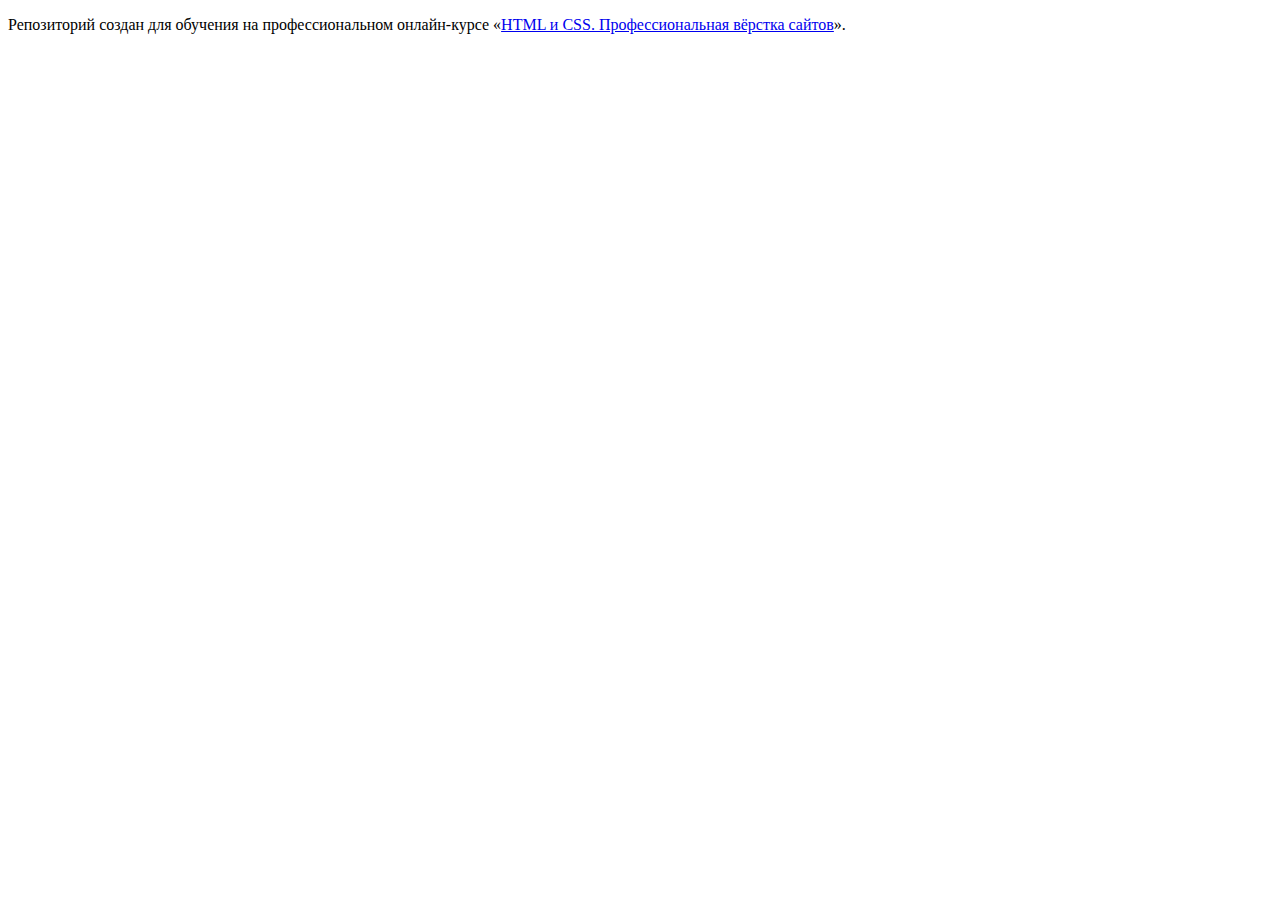
<file: index.html>
<!DOCTYPE html>
<html lang="ru">
  <head>
    <meta charset="utf-8">
    <title>HTML Academy: Седона</title>
  </head>
  <body>

    <p>Репозиторий создан для обучения на профессиональном онлайн‑курсе «<a href="https://htmlacademy.ru/intensive/htmlcss">HTML и CSS. Профессиональная вёрстка сайтов</a>».</p>

  </body>
</html>
</file>
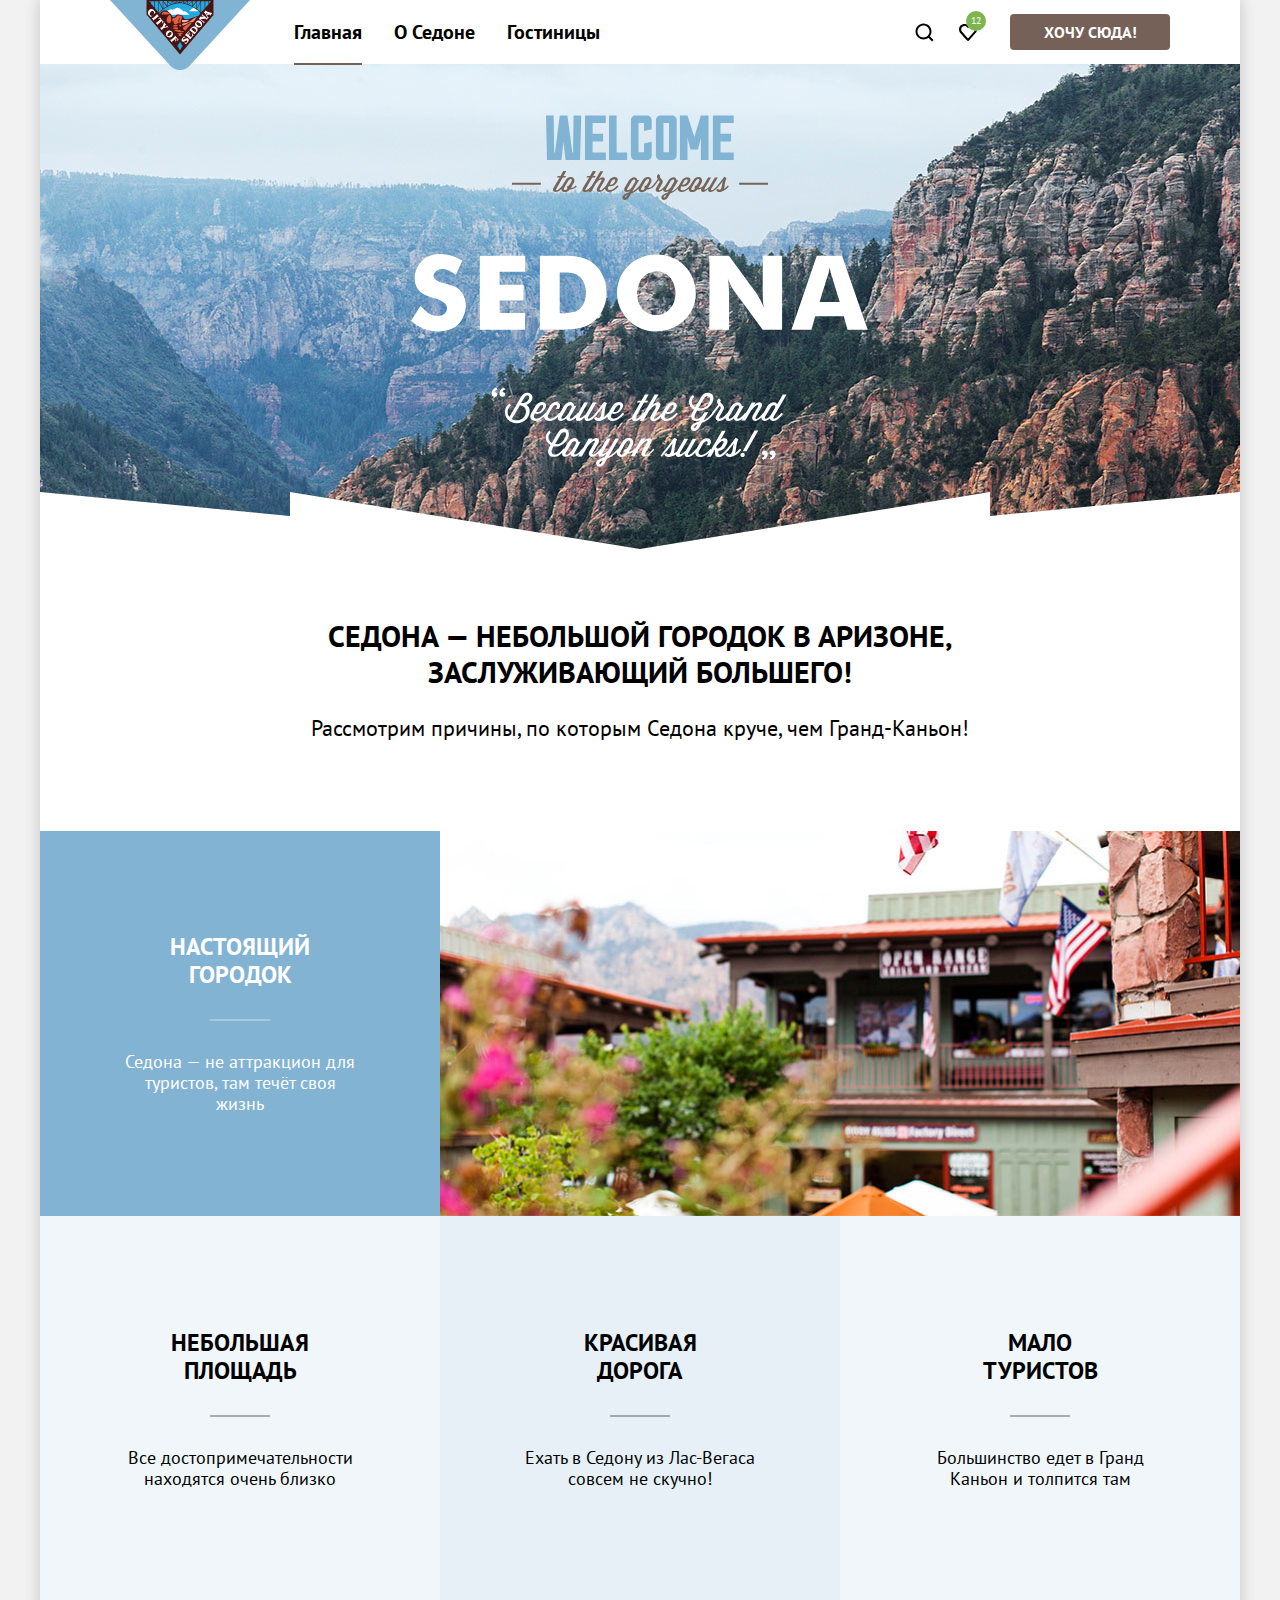
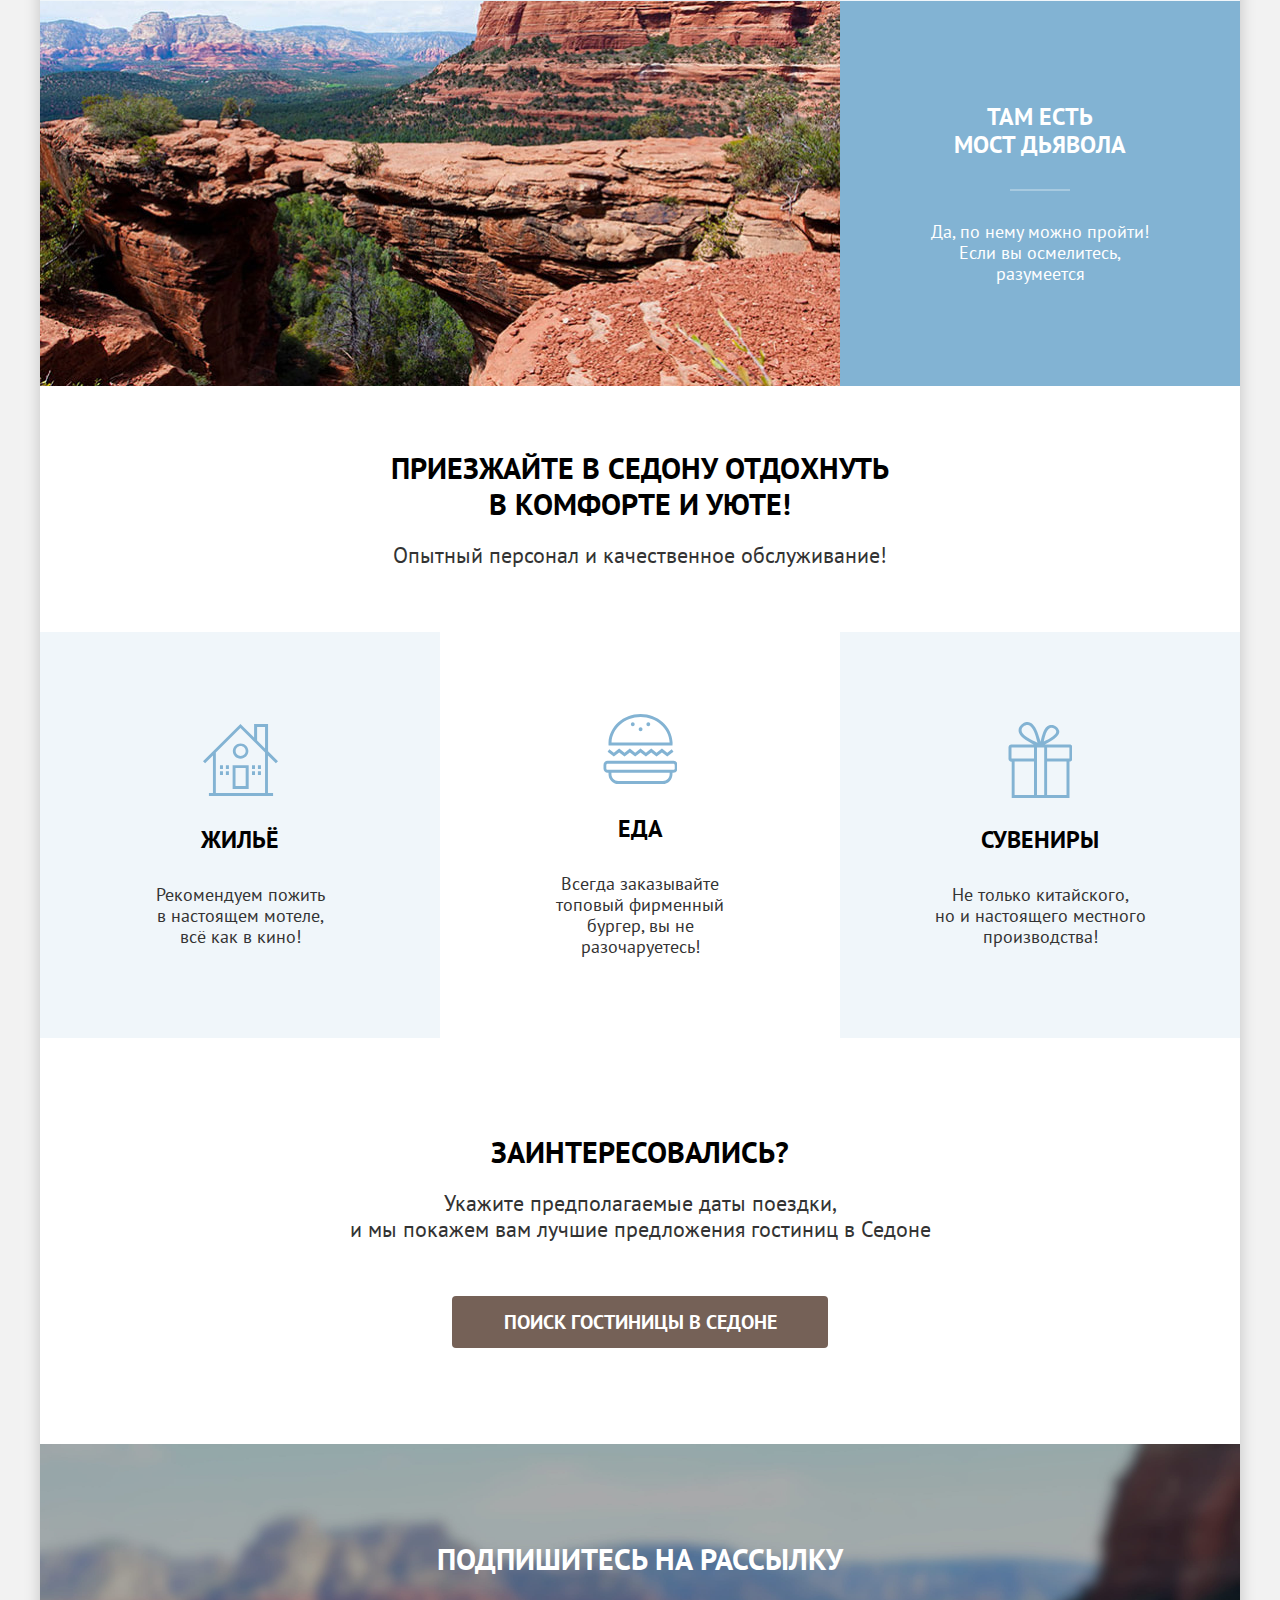
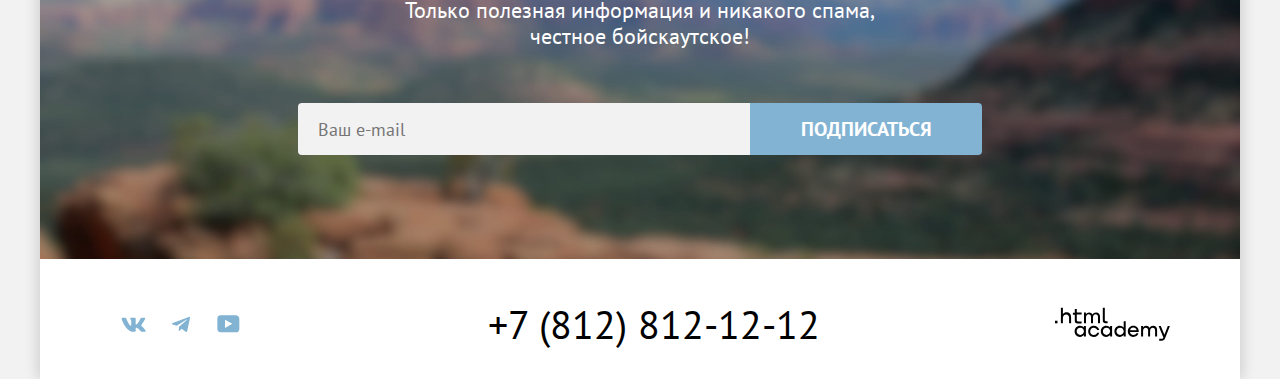
<file: 1/index.html>
<!DOCTYPE html>
<html lang="ru">
  <head>
    <meta charset="utf-8">
    <title>Город Седона</title>
    <link rel="icon" href="favicon.ico">
    <link rel="icon" type="image/png" sizes="32x32" href="images/favicon.png">
    <link rel="stylesheet" href="styles/styles.css">
    <base href="https://htmlacademy-htmlcss.github.io/2593949-sedona-2/1/">
</head>
  <body>
    <div class="container">
      <header data-test="header">
        <nav class="navigation">
          <a class="navigation-logo" href="index.html">
            <img class="navigation-logo-link" src="images/logo.svg" width="140" height="70" alt="Логотип города Седона.">
          </a>
          <ul class="navigation-list">
            <li class="navigation-item">
              <a class="navigation-link navigation-link-current" href="index.html">Главная</a>
            </li>
            <li class="navigation-item">
              <a class="navigation-link" href="#">О седоне</a>
            </li>
            <li class="navigation-item">
              <a class="navigation-link" href="catalog.html">Гостиницы</a>
            </li>
          </ul>
          <ul class="navigation-user">
            <li class="navigation-user-item">
              <a class="navigation-user-link navigation-user-link-search" href="#">
                <span class="visually-hidden">Поиск.</span>
              </a>
            </li>
            <li class="navigation-user-item">
              <a class="navigation-user-link navigation-user-link-favourites" href="#">
                <span class="visually-hidden">Понравившиеся отели.</span>
              </a>
            </li>
            <li>
              <a class="header-button" href="#">Хочу сюда!</a>
            </li>
          </ul>
        </nav>
      </header>
      <main data-test="main">
        <section class="welcome" data-test="hero">
          <h1 class="visually-hidden">Город Седона.</h1>
          <img class="welcome-img" src="images/welcome.svg" width="458" height="352" alt="Welcome to the gorgeous Sedona, because the Grand Canyon sucks!">
        </section>
        <section class="advantages" data-test="advantages">
          <div class="advantages-text-container">
            <h2 class="advantages-text-heading">Седона — небольшой городок в Аризоне, заслуживающий большего!</h2>
            <p class="advantages-text-body">Рассмотрим причины, по которым Седона круче, чем Гранд-Каньон!</p>
          </div>
          <ul class="advantages-list">
            <li class="advantages-item advantages-item-wide">
              <div class="advantages-text-additional-container">
                <h3 class="advantages-title-wide">Настоящий городок</h3>
                <p>Седона — не аттракцион для туристов, там течёт своя жизнь</p>
              </div>
              <img class="advantages-img" src="images/photo-1.jpg" width="800" height="385" alt="Часть города на фоне гор.">
            </li>
            <li class="advantages-item advantages-item-light">
              <div class="advantages-text-additional-container">
                <h3 class="advantages-title">Небольшая площадь</h3>
                <p>Все достопримечательности находятся очень близко</p>
              </div>
            </li>
            <li class="advantages-item advantages-item-dark">
              <div class="advantages-text-additional-container">
                <h3 class="advantages-title">Красивая дорога</h3>
                <p>Ехать в Седону из Лас-Вегаса совсем не скучно!</p>
              </div>
            </li>
            <li class="advantages-item advantages-item-light">
              <div class="advantages-text-additional-container">
                <h3 class="advantages-title">Мало туристов</h3>
                <p>Большинство едет в Гранд Каньон и толпится там</p>
              </div>
            </li>
            <li class="advantages-item advantages-item-wide">
              <div class="advantages-text-additional-container">
                <h3 class="advantages-title-wide">Там есть<br>мост дьявола</h3>
                <p>Да, по нему можно пройти! Если вы осмелитесь, разумеется</p>
              </div>
              <img class="advantages-img2" src="images/photo-2.jpg" width="800" height="385" alt="Коньон среди гор.">
            </li>
          </ul>
        </section>
        <section class="servise" data-test="service">
          <div class="servise-text-container">
            <h2 class="servise-text-heading">Приезжайте в Седону отдохнуть в комфорте и уюте!</h2>
            <p class="servise-text-body">Опытный персонал и качественное обслуживание!</p>
          </div>
          <ul class="servise-list">
            <li class="servise-item">
              <h3 class="servise-title servise-item-house">Жильё</h3>
              <p class="servise-description">Рекомендуем пожить <br> в настоящем мотеле, <br> всё как в кино!</p>
            </li>
            <li class="servise-item">
              <h3 class="servise-title servise-item-meal">Еда</h3>
              <p class="servise-description">Всегда заказывайте <br> топовый фирменный бургер, вы не разочаруетесь!</p>
            </li>
            <li class="servise-item">
              <h3 class="servise-title servise-item-souvenir">Сувениры</h3>
              <p class="servise-description">Не только китайского, <br> но и настоящего местного производства!</p>
            </li>
          </ul>
        </section>
        <section class="search" data-test="search">
          <div class="search-text-container">
            <h2 class="search-title">Заинтересовались?</h2>
            <p class="search-text">Укажите предполагаемые даты поездки, <br> и мы покажем вам лучшие предложения гостиниц в Седоне</p>
          </div>
          <button class="search-button">Поиск гостиницы в седоне</button>
        </section>
        <section class="subscribe" data-test="subscribe">
          <div class="subscribe-text-container">
            <h2 class="subscribe-title">Подпишитесь на рассылку</h2>
            <p class="subscribe-text">Только полезная информация и никакого спама, честное бойскаутское!</p>
          </div>
          <form class="subscribe-form" action="https://echo.htmlacademy.ru/" method="post">
            <p class="subscribe-form-name">
              <label class="visually-hidden" for="user-email">Ваш e-mail.</label>
              <input class="e-mail" type="email" id="user-email" name="user-email" placeholder="Ваш e-mail" required>
            </p>
            <button class="subscribe-button" type="submit">Подписаться</button>
          </form>
        </section>
      </main>
      <footer class="page-footer" data-test="footer">
        <div class="page-footer-container">
          <h2 class="visually-hidden">Контакты.</h2>
          <ul class="footer-social-list">
            <li class="footer-social-item">
              <a class="footer-social footer-social-vk" href="https://vk.com/htmlacademy">
                <span class="visually-hidden">Вконтакте.</span>
                <svg width="25" height="15" viewBox="0 0 25 15" fill="none" xmlns="http://www.w3.org/2000/svg" aria-hidden="true" focusable="false">
                  <path fill-rule="evenodd" clip-rule="evenodd" d="M24.1164 1.80445C24.2824 1.25845 24.1164 0.856445 23.3214 0.856445H20.6964C20.0284 0.856445 19.7204 1.20345 19.5534 1.58645C19.5534 1.58645 18.2184 4.78245 16.3274 6.85845C15.7154 7.46045 15.4374 7.65145 15.1034 7.65145C14.9364 7.65145 14.6854 7.46045 14.6854 6.91345V1.80445C14.6854 1.14845 14.5014 0.856445 13.9454 0.856445H9.81738C9.40038 0.856445 9.14938 1.16045 9.14938 1.44945C9.14938 2.07045 10.0954 2.21445 10.1924 3.96245V7.76045C10.1924 8.59345 10.0394 8.74444 9.70538 8.74444C8.81538 8.74444 6.65038 5.53345 5.36538 1.85945C5.11638 1.14445 4.86438 0.856445 4.19338 0.856445H1.56638C0.816382 0.856445 0.666382 1.20345 0.666382 1.58645C0.666382 2.26845 1.55638 5.65645 4.81138 10.1374C6.98138 13.1974 10.0364 14.8564 12.8194 14.8564C14.4884 14.8564 14.6944 14.4884 14.6944 13.8534V11.5404C14.6944 10.8034 14.8524 10.6564 15.3814 10.6564C15.7714 10.6564 16.4384 10.8484 17.9964 12.3234C19.7764 14.0724 20.0694 14.8564 21.0714 14.8564H23.6964C24.4464 14.8564 24.8224 14.4884 24.6064 13.7604C24.3684 13.0364 23.5184 11.9854 22.3914 10.7384C21.7794 10.0284 20.8614 9.26345 20.5824 8.88045C20.1934 8.38945 20.3044 8.17044 20.5824 7.73345C20.5824 7.73345 23.7824 3.30745 24.1154 1.80445H24.1164Z"/>
                </svg>
              </a>
            </li>
            <li class="footer-social-item">
              <a class="footer-social footer-social-telegram" href="https://t.me/htmlacademy">
                <span class="visually-hidden">Телеграм.</span>
                <svg width="18" height="17" viewBox="0 0 18 17" fill="none" xmlns="http://www.w3.org/2000/svg" aria-hidden="true" focusable="false">
                  <path d="M16.785 0.955705L0.840489 7.1042C-0.247661 7.54126 -0.241365 8.14828 0.640845 8.41897L4.73445 9.69597L14.2058 3.72014C14.6537 3.44766 15.0629 3.59424 14.7265 3.89281L7.05283 10.8183H7.05103L7.05283 10.8192L6.77045 15.0387C7.18413 15.0387 7.36669 14.8489 7.59871 14.625L9.58705 12.6915L13.7229 15.7464C14.4855 16.1664 15.0332 15.9506 15.2229 15.0405L17.9379 2.2453C18.2158 1.13107 17.5126 0.626562 16.785 0.955705Z"/>
                </svg>
              </a>
            </li>
            <li class="footer-social-item">
              <a class="footer-social footer-social-youtube" href="https://www.youtube.com/user/htmlacademyru">
                <span class="visually-hidden">YouTube.</span>
                <svg width="23" height="18" viewBox="0 0 23 18" fill="none" xmlns="http://www.w3.org/2000/svg" aria-hidden="true" focusable="false">
                  <path d="M18.9402 0.356445H3.50738C1.64668 0.356445 0.333252 1.9502 0.333252 3.75645V13.8502C0.333252 15.7627 1.64668 17.3564 3.50738 17.3564H19.1591C20.8009 17.3564 22.3333 15.7627 22.3333 13.9564V3.75645C22.1143 1.9502 20.8009 0.356445 18.9402 0.356445ZM7.99494 12.8939V4.81894L15.3283 8.85645L7.99494 12.8939Z"/>
                </svg>
              </a>
            </li>
          </ul>
          <div class="footer-phone-container">
            <a class="footer-phone" href="tel:+78128121212">+7 (812) 812-12-12</a>
          </div>
          <div class="copyright-container">
            <a class="copyright" href="https://htmlacademy.ru/">
              <svg width="115" height="34" viewBox="0 0 115 34" fill="none" xmlns="http://www.w3.org/2000/svg" role="img" aria-label="логотип HTML Academy">
                <path d="M0 13.7232V16.3232H2.5V13.7232H0Z"/>
                <path d="M11.6 5.32324C10 5.32324 8.8 6.02324 8 7.02324H7.9V0.823242H5.9V16.3232H7.9V11.0232C7.9 8.92324 9.2 7.42324 11.2 7.42324C13 7.42324 14.1 8.82324 14.1 10.6232V16.3232H16.1V10.2232C16.2 7.22324 14.3 5.32324 11.6 5.32324Z"/>
                <path d="M26.6 5.62324H21.8V1.92324H19.8V5.72324H17.9V7.72324H19.8V13.7232C19.8 15.4232 20.8 16.4232 22.5 16.4232H26.6V14.4232H22.9C22.2 14.4232 21.8 14.0232 21.8 13.3232V7.62324H26.6V5.62324Z"/>
                <path d="M41.1 5.42324C39.5 5.42324 38.2 6.22324 37.6 7.52324H37.5C36.9 6.32324 35.7 5.42324 34.1 5.42324C32.7 5.42324 31.6 6.22324 31 7.22324H30.9V5.62324H29V16.2232H31V10.8232C31 8.82324 32 7.32324 33.6 7.32324C35.1 7.32324 36 8.32324 36 9.92324V16.2232H38V10.6232C38 8.22324 39.4 7.32324 40.6 7.32324C42.1 7.32324 43 8.32324 43 9.92324V16.2232H45V9.72324C45.1 7.22324 43.6 5.42324 41.1 5.42324Z"/>
                <path d="M47.8 13.5232C47.8 15.2232 48.8 16.2232 50.6 16.2232H52.6V14.2232H50.9C50.2 14.2232 49.8 13.8232 49.8 13.1232V0.823242H47.8V13.5232Z"/>
                <path d="M28.9 20.5232C28 19.4232 26.7 18.7232 25 18.7232C21.9 18.7232 19.6 21.0232 19.6 24.3232C19.6 27.6232 21.9 29.9232 25 29.9232C26.8 29.9232 28 29.1232 28.8 28.0232H28.9V29.6232H30.9V19.0232H28.9V20.5232ZM25.3 27.9232C23.1 27.9232 21.7 26.3232 21.7 24.3232C21.7 22.3232 23.1 20.7232 25.3 20.7232C27.5 20.7232 28.9 22.3232 28.9 24.3232C28.9 26.2232 27.5 27.9232 25.3 27.9232Z"/>
                <path d="M44.2 22.8232C43.7 20.4232 41.6 18.7232 38.8 18.7232C35.4 18.7232 33.2 21.2232 33.2 24.3232C33.2 27.4232 35.4 29.9232 38.8 29.9232C41.6 29.9232 43.7 28.1232 44.2 25.7232H42.1C41.7 27.0232 40.4 28.0232 38.8 28.0232C36.6 28.0232 35.2 26.4232 35.2 24.4232C35.2 22.4232 36.6 20.8232 38.8 20.8232C40.4 20.8232 41.6 21.8232 42.1 23.0232H44.2V22.8232Z"/>
                <path d="M55.1 20.5232C54.2 19.4232 52.9 18.7232 51.2 18.7232C48.1 18.7232 45.8 21.0232 45.8 24.3232C45.8 27.6232 48.1 29.9232 51.2 29.9232C53 29.9232 54.2 29.1232 55 28.0232H55.1V29.6232H57.1V19.0232H55.1V20.5232ZM51.5 27.9232C49.3 27.9232 47.9 26.3232 47.9 24.3232C47.9 22.3232 49.3 20.7232 51.5 20.7232C53.7 20.7232 55.1 22.3232 55.1 24.3232C55.1 26.2232 53.6 27.9232 51.5 27.9232Z"/>
                <path d="M68.7 20.6232C67.8 19.5232 66.5 18.7232 64.8 18.7232C61.7 18.7232 59.4 21.0232 59.4 24.3232C59.4 27.6232 61.6 29.9232 64.8 29.9232C66.5 29.9232 67.8 29.1232 68.6 28.1232H68.7V29.6232H70.7V14.2232H68.7V20.6232ZM65.1 27.9232C62.9 27.9232 61.5 26.3232 61.5 24.3232C61.5 22.3232 62.9 20.7232 65.1 20.7232C67.3 20.7232 68.7 22.3232 68.7 24.3232C68.6 26.3232 67.2 27.9232 65.1 27.9232Z"/>
                <path d="M78.3 18.7232C75 18.7232 72.8 21.2232 72.8 24.3232C72.8 27.3232 74.9 29.9232 78.3 29.9232C80.8 29.9232 82.8 28.6232 83.5 26.3232H81.4C80.9 27.3232 79.8 27.9232 78.4 27.9232C76.5 27.9232 75.1 26.6232 75 25.0232H83.8C84 21.4232 81.8 18.7232 78.3 18.7232ZM78.3 20.6232C80 20.6232 81.3 21.6232 81.6 23.2232H75.1C75.4 21.7232 76.6 20.6232 78.3 20.6232Z"/>
                <path d="M98.2 18.7232C96.6 18.7232 95.3 19.5232 94.6 20.7232H94.5C93.9 19.5232 92.7 18.7232 91.1 18.7232C89.7 18.7232 88.6 19.4232 88 20.5232V19.0232H86.1V29.6232H88.1V24.2232C88.1 22.2232 89.1 20.8232 90.7 20.7232C92.2 20.7232 93.1 21.7232 93.1 23.3232V29.6232H95.1V24.0232C95.1 21.6232 96.5 20.7232 97.7 20.7232C99.2 20.7232 100.1 21.7232 100.1 23.3232V29.6232H102.1V23.1232C102.2 20.5232 100.7 18.7232 98.2 18.7232Z"/>
                <path d="M109.4 27.8232L105.8 18.9232H103.6L108.4 30.5232C108.1 31.4232 107.7 31.7232 106.7 31.7232H104.2V33.7232H106.7C108.5 33.7232 109.5 32.9232 110.2 31.1232L114.9 18.9232H112.8L109.4 27.8232Z"/>
              </svg>
            </a>
          </div>
        </div>
      </footer>
      <div class="modal-container modal-container-close">
        <div class="modal-search">
          <section class="modal-content">
            <h2 class="modal-title">Поиск гостиницы в Седоне</h2>
            <button class="modal-close-button">
              <span class="visually-hidden">Закрыть.</span>
            </button>
            <form class="modal-form" action="https://echo.htmlacademy.ru/" method="get">
              <fieldset class="field-group field-group-date">
                <legend class="visually-hidden">Дата заезда</legend>
                <label class="field-text" for="search-date-arrival">Дата заезда:</label>
                <div class="container-field-modal">
                  <input class="field-modal-form" id="search-date-arrival" name="search-date-arrival" type="text" value="27 апреля 2020" placeholder="Укажите дату" aria-describedby="error-date" required>
                  <span class="comments-date error-date" id="error-date">Мы не можем отправить вас в прошлое.</span>
                </div>
              </fieldset>
              <fieldset class="field-group field-group-date">
                <legend class="visually-hidden">Дата выезда.</legend>
                <label class="field-text" for="search-date-departure">Дата выезда:</label>
                <div class="container-field-modal">
                  <input class="field-modal-form" id="search-date-departure" name="search-date-departure" type="text" value="1 сентября 2023" placeholder="Укажите дату" aria-describedby="comments-date" required>
                  <span class="comments-date" id="comments-date">На эти даты есть свободные номера. Пока есть.</span>
                </div>
              </fieldset>
              <div class="container-visitor">
                <fieldset class="field-group field-group-visitor">
                  <legend class="visually-hidden">Количество взрослых.</legend>
                  <label class="field-text field-text-visitor" for="quantity-visitor">Взрослые:</label>
                  <div class="container-quantity">
                    <input class="quantity-visitor" id="quantity-visitor" name="quantity-visitor" type="number" value="2" min="1" placeholder="1" required>
                    <button class="decrease" type="button" aria-label="Уменьшить количество"></button>
                    <button class="increase" type="button" aria-label="Увеличить количество"></button>
                  </div>
                </fieldset>
                <fieldset class="field-group field-group-visitor">
                  <legend class="visually-hidden">Количество детей.</legend>
                  <div class="field-group-visitor-container">
                  <label class="field-text field-text-visitor-tooltip" for="quantity-children">Дети:</label>
                    <button class="tooltip-toggle" type="button" aria-labelledby="tooltip-label-date">
                      <span class="tooltip-text" role="tooltip" id="tooltip-label-date">Укажите количество детей, которые будут с вами, возраст которых от 6 до 18 лет. Дети до 6 лет размещаются бесплатно.</span>
                    </button>
                   </div>
                  <div class="container-quantity">
                    <input class="quantity-visitor" id="quantity-children" name="quantity-children" type="number" value="2" min="0" placeholder="0">
                    <button class="decrease" type="button" aria-label="Уменьшить количество"></button>
                    <button class="increase" type="button" aria-label="Увеличить количество"></button>
                  </div>
                </fieldset>
              </div>
              <button class="modal-search-button" type="submit">Найти
                <span class="visually-hidden">Найти.</span>
              </button>
            </form>
          </section>
        </div>
      </div>
    </div>
  </body>
</html>
</file>
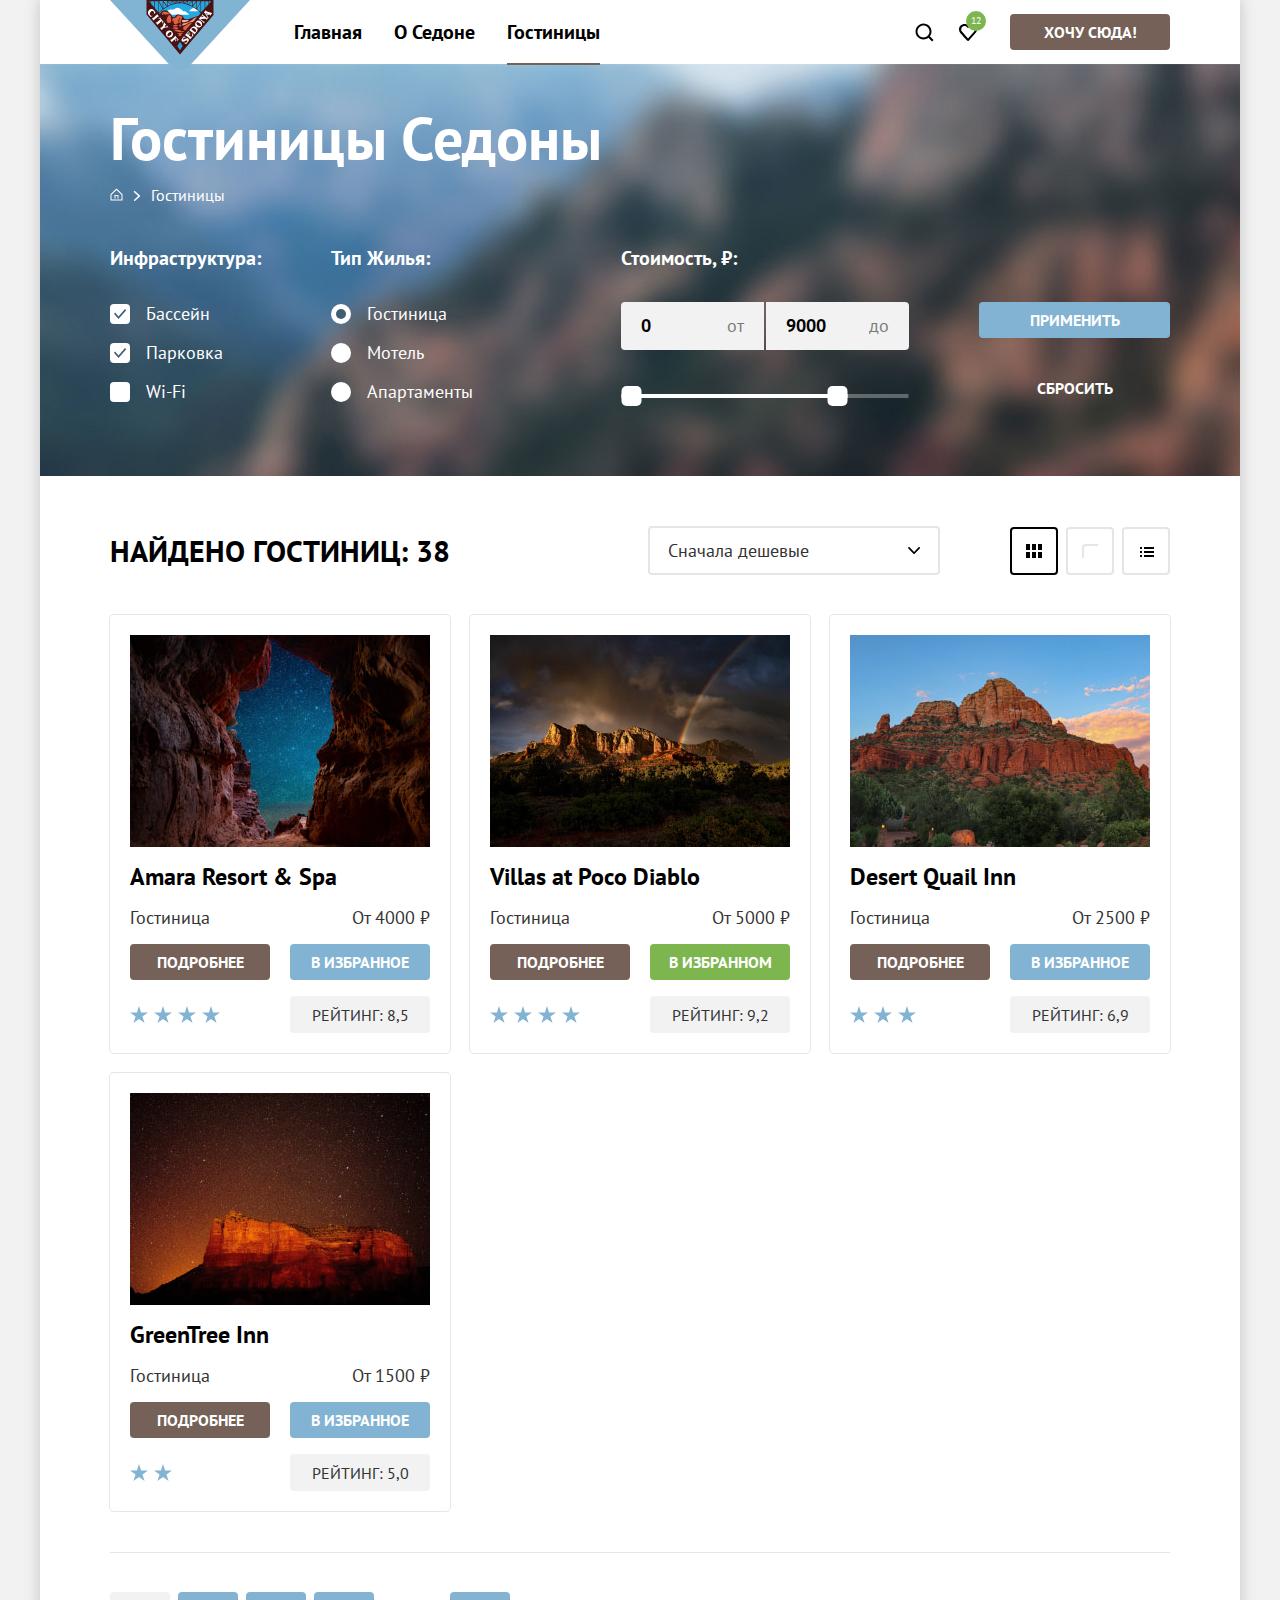
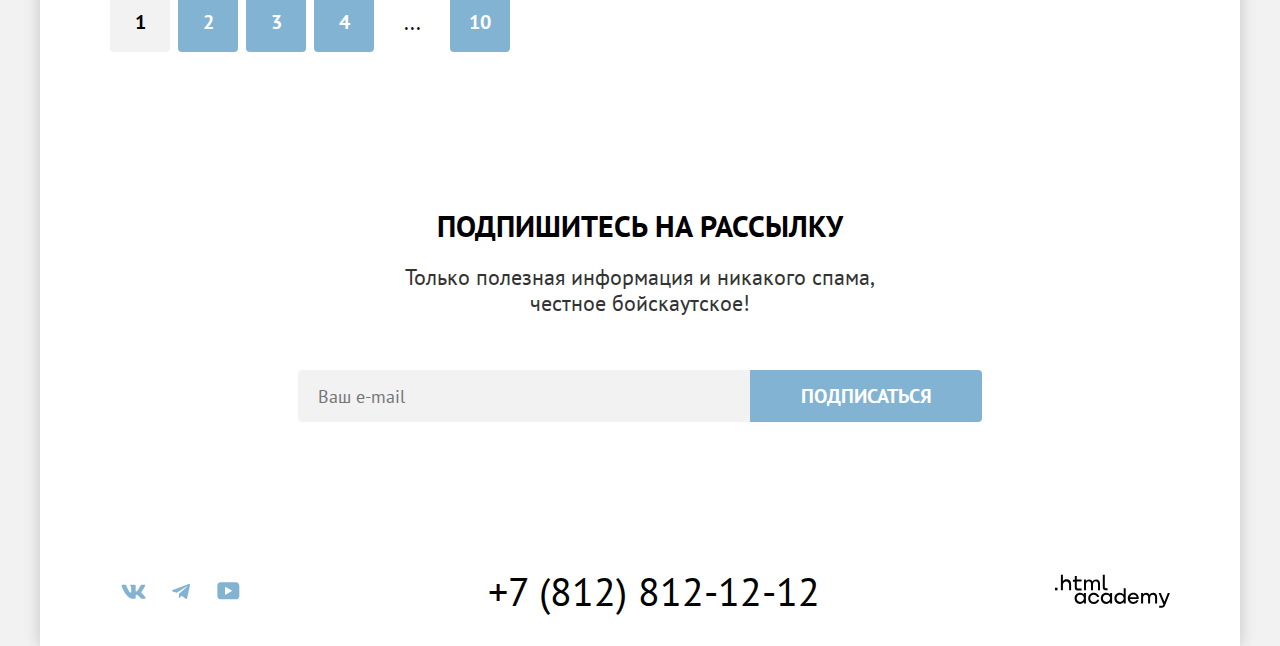
<file: catalog.html>
<!DOCTYPE html>
<html lang="ru">
  <head>
    <meta charset="utf-8">
    <title>Гостиницы Седоны</title>
    <link rel="icon" href="favicon.ico">
    <link rel="icon" type="image/png" sizes="32x32" href="images/favicon.png">
    <link rel="stylesheet" href="styles/styles.css">
  </head>
  <body>
    <div class="container">
      <header data-test="header">
        <nav class="navigation">
          <a class="navigation-logo" href="index.html">
            <img class="navigation-logo-link" src="images/logo.svg" width="140" height="70" alt="Логотип города Седона.">
          </a>
          <ul class="navigation-list">
            <li class="navigation-item">
              <a class="navigation-link" href="index.html">Главная</a>
            </li>
            <li class="navigation-item">
              <a class="navigation-link" href="#">О седоне</a>
            </li>
            <li class="navigation-item">
              <a class="navigation-link navigation-link-current">Гостиницы</a>
            </li>
          </ul>
          <ul class="navigation-user">
            <li class="navigation-user-item">
              <a class="navigation-user-link navigation-user-link-search" href="#">
                <span class="visually-hidden">Поиск.</span>
              </a>
            </li>
            <li class="navigation-user-item">
              <a class="navigation-user-link navigation-user-link-favourites" href="#">
                <span class="visually-hidden">Понравившиеся отели 12.</span>
              </a>
            </li>
            <li>
              <a class="header-button" href="#">Хочу сюда!</a>
            </li>
          </ul>
        </nav>
      </header>
      <main data-test="main">
        <header class="inner-header">
          <div class="inner-header-container">
            <h1 class="inner-header-title">Гостиницы Седоны</h1>
            <ul class="breadcrumbs-list">
              <li class="breadcrumbs-item">
                <a class="breadcrumbs-link-main" href="index.html">
                  <span class="visually-hidden">Главная.</span>
                </a>
              </li>
              <li class="breadcrumbs-item">
                <a class="breadcrumbs-link-current">Гостиницы</a>
              </li>
            </ul>
          </div>
          <section data-test="filter">
            <h2 class="visually-hidden">Фильтры.</h2>
            <form class="filter-infrastructure" action="https://echo.htmlacademy.ru/" method="get">
              <div class="filter-infrastructure-container">
                <fieldset class="filter-infrastructure-group">
                  <legend class="filter-infrastructure-title">Инфраструктура:</legend>
                  <ul class="filter-infrastructure-list">
                    <li>
                      <label class="control">
                        <input class="visually-hidden control-input" type="checkbox" name="pool" checked>
                        <span class="control-label">Бассейн</span>
                      </label>
                    </li>
                    <li>
                      <label class="control">
                        <input class="visually-hidden control-input" type="checkbox" name="parking" checked>
                        <span class="control-label">Парковка</span>
                      </label>
                    </li>
                    <li>
                      <label class="control">
                        <input class="visually-hidden control-input" type="checkbox" name="wifi">
                        <span class="control-label">Wi-Fi</span>
                      </label>
                    </li>
                  </ul>
                </fieldset>
                <fieldset class="filter-catalog-group">
                  <legend class="filter-catalog-title">Тип жилья:</legend>
                  <ul class="filter-infrastructure-list">
                    <li>
                      <label class="control">
                        <input class="visually-hidden control-input" type="radio" name="housing-type" value="hotel" checked>
                        <span class="control-label control-label-point">Гостиница</span>
                      </label>
                    </li>
                    <li>
                      <label class="control">
                        <input class="visually-hidden control-input" type="radio" name="housing-type" value="motel">
                        <span class="control-label control-label-point">Мотель</span>
                      </label>
                    </li>
                    <li>
                      <label class="control">
                        <input class="visually-hidden control-input" type="radio" name="housing-type" value="apartments">
                        <span class="control-label control-label-point">Апартаменты</span>
                      </label>
                    </li>
                  </ul>
                </fieldset>
              </div>
              <div class="filter-cost-container">
                <fieldset class="filter-cost-group">
                  <legend class="filter-cost-title">Стоимость, ₽:</legend>
                  <div class="container-cost">
                    <p class="filter-cost-min">
                      <label class="visually-hidden" for="min-price">Минимальная цена.</label>
                      <input class="price min-price" type="number" value="0" id="min-price" name="min-price" min="0" placeholder="0">
                      <span class="placeholder">от</span>
                    </p>
                    <p class="filter-cost-max">
                      <label class="visually-hidden" for="max-price">Максимальная цена.</label>
                      <input class="price max-price" type="number" value="9000" id="max-price" name="max-price" min="0" placeholder="0">
                      <span class="placeholder">до</span>
                    </p>
                  </div>
                  <div class="range-scale">
                    <div class="range-bar" style="left: 0; width: 226px">
                      <button class="range-toggle" type="button">
                        <span class="visually-hidden">Изменить минимальную цену</span>
                      </button>
                      <button class="range-toggle toggle-max" type="button">
                        <span class="visually-hidden">Изменить максимальную цену</span>
                      </button>
                    </div>
                  </div>
                </fieldset>
                <div class="filter-button-container">
                  <button class="button-submit" type="submit">Применить</button>
                  <button class="button-reset" type="reset">Сбросить</button>
                </div>
              </div>
            </form>
          </section>
        </header>
        <section class="sorting-hotels" data-test="catalog">
          <h2 class="visually-hidden">Найденные гостиницы.</h2>
          <div class="sorting-title-container">
            <h3 class="sorting-hotels-title">Найдено гостиниц: <span class="sorting-hotels-quantity">38</span></h3>
            <div class="sorting-show-container">
              <select class="select-control" aria-label="Сортировка">
                <option value="cheap">Сначала дешевые</option>
                <option value="expensive">Сначала дорогие</option>
                <option value="popular">Сначала популярные</option>
              </select>
              <ul class="button-view-list">
                <li class="button-view-item button-view-item-current">
                  <a class="button-view-title" href="catalog.html?view=tile">
                    <span class="visually-hidden">Показать плиткой.</span>
                  </a>
                </li>
                <li class="button-view-item">
                  <a class="button-view-card" href="catalog.html?view=card">
                    <span class="visually-hidden">Показать карточками.</span>
                  </a>
                </li>
                <li class="button-view-item">
                  <a class="button-view-lines" href="catalog.html?view=list">
                    <span class="visually-hidden">Показать списком.</span>
                  </a>
                </li>
              </ul>
            </div>
          </div>
          <ul class="hotels-list">
            <li class="hotels-card">
              <a class="hotels-card-link" href="#" tabindex="-1">
                <h4 class="hotels-card-title">Amara Resort & Spa</h4>
                <img class="hotels-card-image" src="images/hotel-1.jpg" width="300" height="212" alt="Вид звездного неба из скалистой пещеры.">
              </a>
              <div class="cost-hotel">
                <p class="hotels-card-type">Гостиница</p>
                <p class="hotels-card-price">От <span class="hotels-price">4000</span> ₽</p>
              </div>
              <div class="hotels-button">
                <a class="hotels-card-button" href="#">подробнее</a>
                <button class="add-favorites-button" type="button">в избранное</button>
              </div>
              <div class="rating">
                <p class="hotels-card-stars hotels-stars-4">
                  <span class="visually-hidden">4 звезды.</span>
                </p>
                <p class="hotels-card-rating">Рейтинг: <span class="hotels-rating">8,5</span></p>
              </div>
            </li>
            <li class="hotels-card">
              <a class="hotels-card-link" href="#" tabindex="-1">
                <h4 class="hotels-card-title">Villas at Poco Diablo</h4>
                <img class="hotels-card-image" src="images/hotel-2.jpg" width="300" height="212" alt="Скалистые горы вдалеке над которыми темные облака и радуга.">
              </a>
              <div class="cost-hotel">
                <p class="hotels-card-type">Гостиница</p>
                <p class="hotels-card-price">От <span class="hotels-price">5000</span> ₽</p>
              </div>
              <div class="hotels-button">
                <a class="hotels-card-button" href="#">подробнее</a>
                <button class="favorites-button" type="button">в избранном</button>
              </div>
              <div class="rating">
                <p class="hotels-card-stars hotels-stars-4">
                  <span class="visually-hidden">4 звезды.</span>
                </p>
                <p class="hotels-card-rating">Рейтинг: <span class="hotels-rating">9,2</span></p>
              </div>
            </li>
            <li class="hotels-card">
              <a class="hotels-card-link" href="#" tabindex="-1">
                <h4 class="hotels-card-title">Desert Quail Inn</h4>
                <img class="hotels-card-image" src="images/hotel-3.jpg" width="300" height="212" alt="Скалистые горы, внизу зелень, ясное небо.">
              </a>
              <div class="cost-hotel">
                <p class="hotels-card-type">Гостиница</p>
                <p class="hotels-card-price">От <span class="hotels-price">2500</span> ₽</p>
              </div>
              <div class="hotels-button">
                <a class="hotels-card-button" href="#">подробнее</a>
                <button class="add-favorites-button" type="button">в избранное</button>
              </div>
              <div class="rating">
                <p class="hotels-card-stars hotels-stars-3">
                  <span class="visually-hidden">3 звезды.</span>
                </p>
                <p class="hotels-card-rating">Рейтинг: <span class="hotels-rating">6,9</span></p>
              </div>
            </li>
            <li class="hotels-card">
              <a class="hotels-card-link" href="#" tabindex="-1">
                <h4 class="hotels-card-title">GreenTree Inn</h4>
                <img class="hotels-card-image" src="images/hotel-4.jpg" width="300" height="212" alt="Скалистые горы на фоне звёздного неба.">
              </a>
              <div class="cost-hotel">
                <p class="hotels-card-type">Гостиница</p>
                <p class="hotels-card-price">От <span class="hotels-price">1500</span> ₽</p>
              </div>
              <div class="hotels-button">
                <a class="hotels-card-button" href="#">подробнее</a>
                <button class="add-favorites-button" type="button">в избранное</button>
              </div>
              <div class="rating">
                <p class="hotels-card-stars hotels-stars-2">
                  <span class="visually-hidden">2 звезды.</span>
                </p>
                <p class="hotels-card-rating">Рейтинг: <span class="hotels-rating">5,0</span></p>
              </div>
            </li>
          </ul>
          <ul class="pagination-list">
            <li>
              <a class="pagination-link pagination-current">1</a>
            </li>
            <li>
              <a class="pagination-link" href="#">2</a>
            </li>
            <li>
              <a class="pagination-link" href="#">3</a>
            </li>
            <li>
              <a class="pagination-link" href="#">4</a>
            </li>
            <li>
              <span class="pagination-link pagination-text">...</span>
            </li>
            <li>
              <a class="pagination-link" href="#">10</a>
            </li>
          </ul>
        </section>
        <section class="subscribe-inner" data-test="subscribe">
          <h2 class="visually-hidden">Рассылка.</h2>
          <div class="subscribe-inner-container">
            <h3 class="subscribe-inner-title">Подпишитесь на рассылку</h3>
            <p class="subscribe-inner-text">Только полезная информация и никакого спама, честное бойскаутское!</p>
          </div>
          <form class="subscribe-form" action="https://echo.htmlacademy.ru/" method="post">
            <p class="subscribe-form-name">
              <label class="visually-hidden" for="user-email">Ваш e-mail.</label>
              <input class="e-mail" type="email" id="user-email" name="user-email" placeholder="Ваш e-mail" required>
            </p>
            <button class="subscribe-button" type="submit">Подписаться</button>
          </form>
        </section>
      </main>
      <footer class="page-footer" data-test="footer">
        <div class="page-footer-container">
          <h2 class="visually-hidden">Контакты.</h2>
          <ul class="footer-social-list">
            <li class="footer-social-item">
              <a class="footer-social footer-social-vk" href="https://vk.com/htmlacademy">
                <span class="visually-hidden">Вконтакте.</span>
                <svg width="25" height="15" viewBox="0 0 25 15" fill="none" xmlns="http://www.w3.org/2000/svg" aria-hidden="true" focusable="false">
                  <path fill-rule="evenodd" clip-rule="evenodd" d="M24.1164 1.80445C24.2824 1.25845 24.1164 0.856445 23.3214 0.856445H20.6964C20.0284 0.856445 19.7204 1.20345 19.5534 1.58645C19.5534 1.58645 18.2184 4.78245 16.3274 6.85845C15.7154 7.46045 15.4374 7.65145 15.1034 7.65145C14.9364 7.65145 14.6854 7.46045 14.6854 6.91345V1.80445C14.6854 1.14845 14.5014 0.856445 13.9454 0.856445H9.81738C9.40038 0.856445 9.14938 1.16045 9.14938 1.44945C9.14938 2.07045 10.0954 2.21445 10.1924 3.96245V7.76045C10.1924 8.59345 10.0394 8.74444 9.70538 8.74444C8.81538 8.74444 6.65038 5.53345 5.36538 1.85945C5.11638 1.14445 4.86438 0.856445 4.19338 0.856445H1.56638C0.816382 0.856445 0.666382 1.20345 0.666382 1.58645C0.666382 2.26845 1.55638 5.65645 4.81138 10.1374C6.98138 13.1974 10.0364 14.8564 12.8194 14.8564C14.4884 14.8564 14.6944 14.4884 14.6944 13.8534V11.5404C14.6944 10.8034 14.8524 10.6564 15.3814 10.6564C15.7714 10.6564 16.4384 10.8484 17.9964 12.3234C19.7764 14.0724 20.0694 14.8564 21.0714 14.8564H23.6964C24.4464 14.8564 24.8224 14.4884 24.6064 13.7604C24.3684 13.0364 23.5184 11.9854 22.3914 10.7384C21.7794 10.0284 20.8614 9.26345 20.5824 8.88045C20.1934 8.38945 20.3044 8.17044 20.5824 7.73345C20.5824 7.73345 23.7824 3.30745 24.1154 1.80445H24.1164Z"/>
                </svg>
              </a>
            </li>
            <li class="footer-social-item">
              <a class="footer-social footer-social-telegram" href="https://t.me/htmlacademy">
                <span class="visually-hidden">Телеграм.</span>
                <svg width="18" height="17" viewBox="0 0 18 17" fill="none" xmlns="http://www.w3.org/2000/svg" aria-hidden="true" focusable="false">
                  <path d="M16.785 0.955705L0.840489 7.1042C-0.247661 7.54126 -0.241365 8.14828 0.640845 8.41897L4.73445 9.69597L14.2058 3.72014C14.6537 3.44766 15.0629 3.59424 14.7265 3.89281L7.05283 10.8183H7.05103L7.05283 10.8192L6.77045 15.0387C7.18413 15.0387 7.36669 14.8489 7.59871 14.625L9.58705 12.6915L13.7229 15.7464C14.4855 16.1664 15.0332 15.9506 15.2229 15.0405L17.9379 2.2453C18.2158 1.13107 17.5126 0.626562 16.785 0.955705Z"/>
                </svg>
              </a>
            </li>
            <li class="footer-social-item">
              <a class="footer-social footer-social-youtube" href="https://www.youtube.com/user/htmlacademyru">
                <span class="visually-hidden">YouTube.</span>
                <svg width="23" height="18" viewBox="0 0 23 18" fill="none" xmlns="http://www.w3.org/2000/svg" aria-hidden="true" focusable="false">
                  <path d="M18.9402 0.356445H3.50738C1.64668 0.356445 0.333252 1.9502 0.333252 3.75645V13.8502C0.333252 15.7627 1.64668 17.3564 3.50738 17.3564H19.1591C20.8009 17.3564 22.3333 15.7627 22.3333 13.9564V3.75645C22.1143 1.9502 20.8009 0.356445 18.9402 0.356445ZM7.99494 12.8939V4.81894L15.3283 8.85645L7.99494 12.8939Z"/>
                </svg>
              </a>
            </li>
          </ul>
          <div class="footer-phone-container">
            <a class="footer-phone" href="tel:+78128121212">+7 (812) 812-12-12</a>
          </div>
          <div class="copyright-container">
            <a class="copyright" href="https://htmlacademy.ru/">
              <svg width="115" height="34" viewBox="0 0 115 34" fill="none" xmlns="http://www.w3.org/2000/svg" role="img" aria-label="логотип HTML Academy">
                <path d="M0 13.7232V16.3232H2.5V13.7232H0Z"/>
                <path d="M11.6 5.32324C10 5.32324 8.8 6.02324 8 7.02324H7.9V0.823242H5.9V16.3232H7.9V11.0232C7.9 8.92324 9.2 7.42324 11.2 7.42324C13 7.42324 14.1 8.82324 14.1 10.6232V16.3232H16.1V10.2232C16.2 7.22324 14.3 5.32324 11.6 5.32324Z"/>
                <path d="M26.6 5.62324H21.8V1.92324H19.8V5.72324H17.9V7.72324H19.8V13.7232C19.8 15.4232 20.8 16.4232 22.5 16.4232H26.6V14.4232H22.9C22.2 14.4232 21.8 14.0232 21.8 13.3232V7.62324H26.6V5.62324Z"/>
                <path d="M41.1 5.42324C39.5 5.42324 38.2 6.22324 37.6 7.52324H37.5C36.9 6.32324 35.7 5.42324 34.1 5.42324C32.7 5.42324 31.6 6.22324 31 7.22324H30.9V5.62324H29V16.2232H31V10.8232C31 8.82324 32 7.32324 33.6 7.32324C35.1 7.32324 36 8.32324 36 9.92324V16.2232H38V10.6232C38 8.22324 39.4 7.32324 40.6 7.32324C42.1 7.32324 43 8.32324 43 9.92324V16.2232H45V9.72324C45.1 7.22324 43.6 5.42324 41.1 5.42324Z"/>
                <path d="M47.8 13.5232C47.8 15.2232 48.8 16.2232 50.6 16.2232H52.6V14.2232H50.9C50.2 14.2232 49.8 13.8232 49.8 13.1232V0.823242H47.8V13.5232Z"/>
                <path d="M28.9 20.5232C28 19.4232 26.7 18.7232 25 18.7232C21.9 18.7232 19.6 21.0232 19.6 24.3232C19.6 27.6232 21.9 29.9232 25 29.9232C26.8 29.9232 28 29.1232 28.8 28.0232H28.9V29.6232H30.9V19.0232H28.9V20.5232ZM25.3 27.9232C23.1 27.9232 21.7 26.3232 21.7 24.3232C21.7 22.3232 23.1 20.7232 25.3 20.7232C27.5 20.7232 28.9 22.3232 28.9 24.3232C28.9 26.2232 27.5 27.9232 25.3 27.9232Z"/>
                <path d="M44.2 22.8232C43.7 20.4232 41.6 18.7232 38.8 18.7232C35.4 18.7232 33.2 21.2232 33.2 24.3232C33.2 27.4232 35.4 29.9232 38.8 29.9232C41.6 29.9232 43.7 28.1232 44.2 25.7232H42.1C41.7 27.0232 40.4 28.0232 38.8 28.0232C36.6 28.0232 35.2 26.4232 35.2 24.4232C35.2 22.4232 36.6 20.8232 38.8 20.8232C40.4 20.8232 41.6 21.8232 42.1 23.0232H44.2V22.8232Z"/>
                <path d="M55.1 20.5232C54.2 19.4232 52.9 18.7232 51.2 18.7232C48.1 18.7232 45.8 21.0232 45.8 24.3232C45.8 27.6232 48.1 29.9232 51.2 29.9232C53 29.9232 54.2 29.1232 55 28.0232H55.1V29.6232H57.1V19.0232H55.1V20.5232ZM51.5 27.9232C49.3 27.9232 47.9 26.3232 47.9 24.3232C47.9 22.3232 49.3 20.7232 51.5 20.7232C53.7 20.7232 55.1 22.3232 55.1 24.3232C55.1 26.2232 53.6 27.9232 51.5 27.9232Z"/>
                <path d="M68.7 20.6232C67.8 19.5232 66.5 18.7232 64.8 18.7232C61.7 18.7232 59.4 21.0232 59.4 24.3232C59.4 27.6232 61.6 29.9232 64.8 29.9232C66.5 29.9232 67.8 29.1232 68.6 28.1232H68.7V29.6232H70.7V14.2232H68.7V20.6232ZM65.1 27.9232C62.9 27.9232 61.5 26.3232 61.5 24.3232C61.5 22.3232 62.9 20.7232 65.1 20.7232C67.3 20.7232 68.7 22.3232 68.7 24.3232C68.6 26.3232 67.2 27.9232 65.1 27.9232Z"/>
                <path d="M78.3 18.7232C75 18.7232 72.8 21.2232 72.8 24.3232C72.8 27.3232 74.9 29.9232 78.3 29.9232C80.8 29.9232 82.8 28.6232 83.5 26.3232H81.4C80.9 27.3232 79.8 27.9232 78.4 27.9232C76.5 27.9232 75.1 26.6232 75 25.0232H83.8C84 21.4232 81.8 18.7232 78.3 18.7232ZM78.3 20.6232C80 20.6232 81.3 21.6232 81.6 23.2232H75.1C75.4 21.7232 76.6 20.6232 78.3 20.6232Z"/>
                <path d="M98.2 18.7232C96.6 18.7232 95.3 19.5232 94.6 20.7232H94.5C93.9 19.5232 92.7 18.7232 91.1 18.7232C89.7 18.7232 88.6 19.4232 88 20.5232V19.0232H86.1V29.6232H88.1V24.2232C88.1 22.2232 89.1 20.8232 90.7 20.7232C92.2 20.7232 93.1 21.7232 93.1 23.3232V29.6232H95.1V24.0232C95.1 21.6232 96.5 20.7232 97.7 20.7232C99.2 20.7232 100.1 21.7232 100.1 23.3232V29.6232H102.1V23.1232C102.2 20.5232 100.7 18.7232 98.2 18.7232Z"/>
                <path d="M109.4 27.8232L105.8 18.9232H103.6L108.4 30.5232C108.1 31.4232 107.7 31.7232 106.7 31.7232H104.2V33.7232H106.7C108.5 33.7232 109.5 32.9232 110.2 31.1232L114.9 18.9232H112.8L109.4 27.8232Z"/>
              </svg>
            </a>
          </div>
        </div>
      </footer>
    </div>
  </body>
</file>
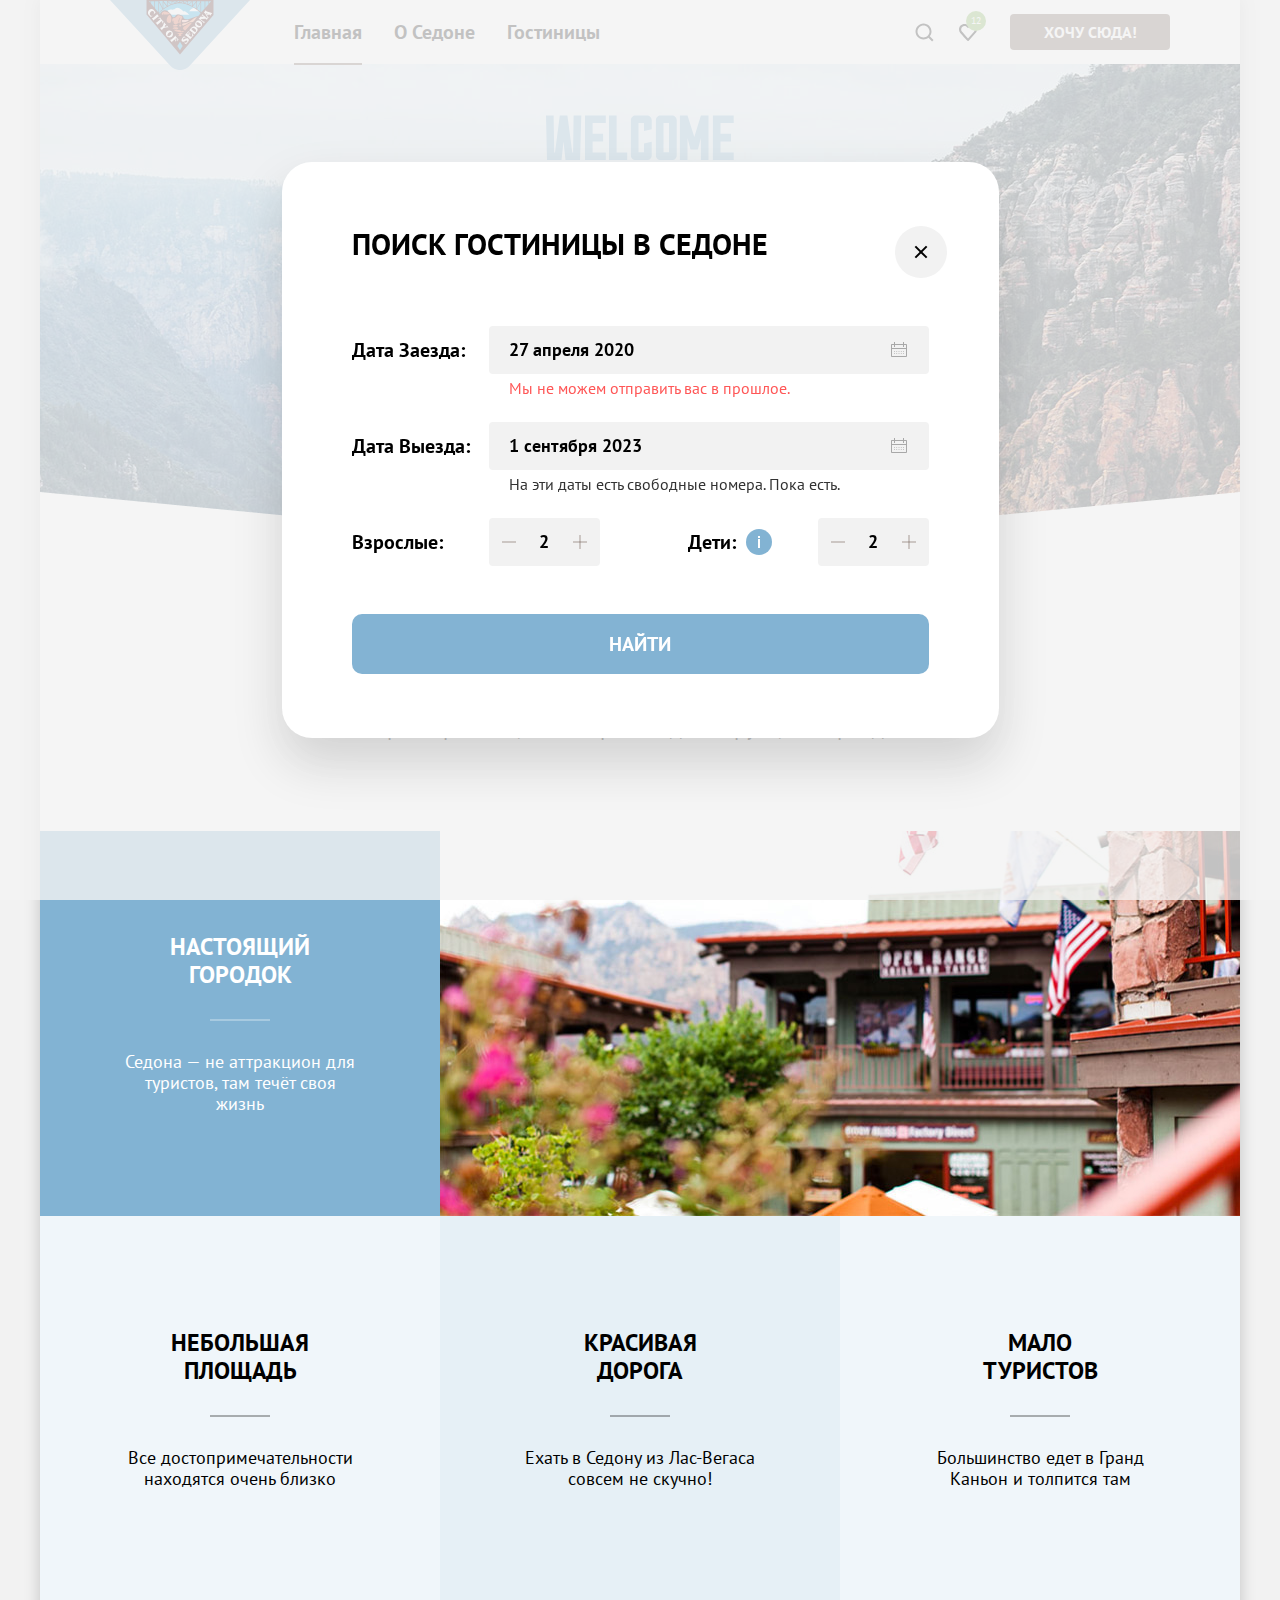
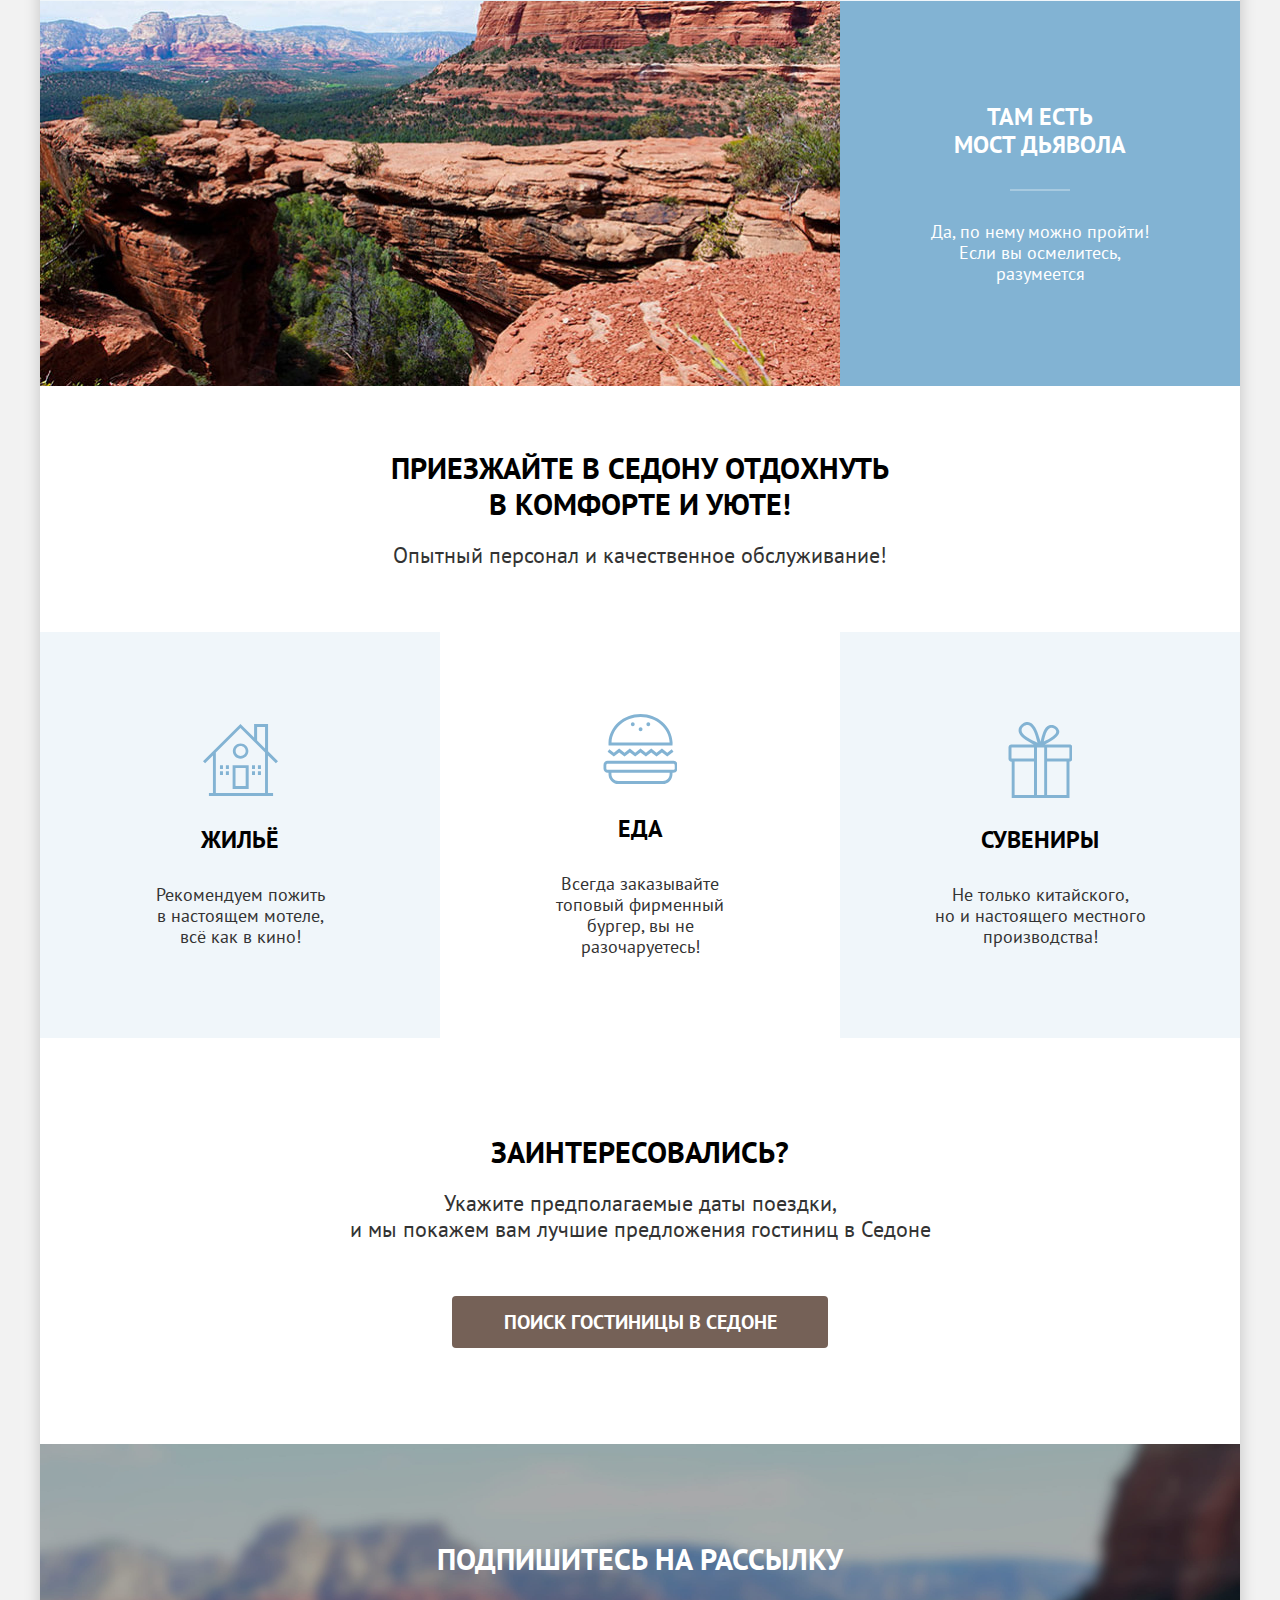
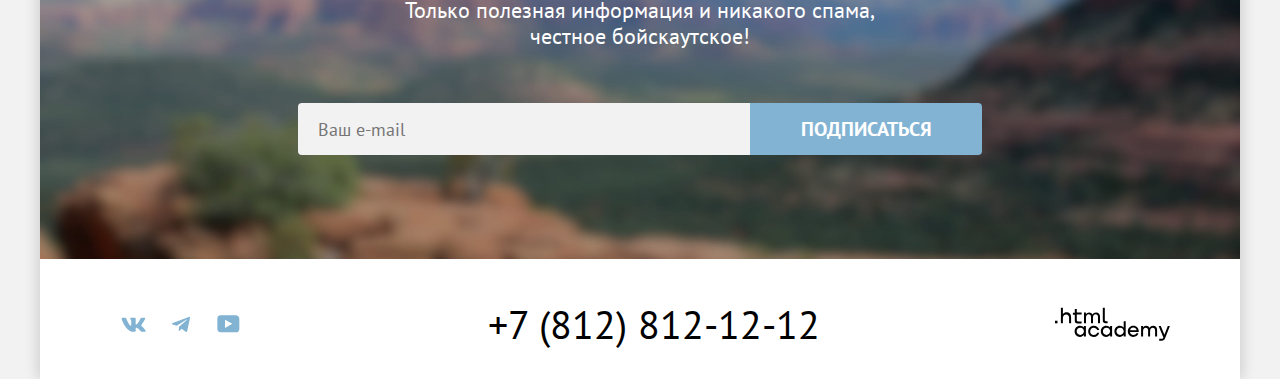
<file: modal.html>
<!DOCTYPE html>
<html lang="ru">
  <head>
    <meta charset="utf-8">
    <title>Город Седона</title>
    <link rel="icon" href="favicon.ico">
    <link rel="icon" type="image/png" sizes="32x32" href="images/favicon.png">
    <link rel="stylesheet" href="styles/styles.css">
  </head>
  <body>
    <div class="container">
      <header data-test="header">
        <nav class="navigation">
          <a class="navigation-logo" href="index.html">
            <img class="navigation-logo-link" src="images/logo.svg" width="140" height="70" alt="Логотип города Седона.">
          </a>
          <ul class="navigation-list">
            <li class="navigation-item">
              <a class="navigation-link navigation-link-current">Главная</a>
            </li>
            <li class="navigation-item">
              <a class="navigation-link" href="#">О седоне</a>
            </li>
            <li class="navigation-item">
              <a class="navigation-link" href="catalog.html">Гостиницы</a>
            </li>
          </ul>
          <ul class="navigation-user">
            <li class="navigation-user-item">
              <a class="navigation-user-link navigation-user-link-search" href="#">
                <span class="visually-hidden">Поиск.</span>
              </a>
            </li>
            <li class="navigation-user-item">
              <a class="navigation-user-link navigation-user-link-favourites" href="#">
                <span class="visually-hidden">Понравившиеся отели.</span>
              </a>
            </li>
            <li>
              <a class="header-button" href="#">Хочу сюда!</a>
            </li>
          </ul>
        </nav>
      </header>
      <main data-test="main">
        <section class="welcome" data-test="hero">
          <h1 class="visually-hidden">Город Седона.</h1>
          <img class="welcome-img" src="images/welcome.svg" width="458" height="352" alt="Welcome to the gorgeous Sedona, because the Grand Canyon sucks!">
        </section>
        <section class="advantages" data-test="advantages">
          <h2 class="visually-hidden">Преемущества.</h2>
          <div class="advantages-text-container">
            <h3 class="advantages-text-heading">Седона — небольшой городок в Аризоне, заслуживающий большего!</h3>
            <p class="advantages-text-body">Рассмотрим причины, по которым Седона круче, чем Гранд-Каньон!</p>
          </div>
          <ul class="advantages-list">
            <li class="advantages-item advantages-item-wide">
              <div class="advantages-text-additional-container">
                <h4 class="advantages-title-wide">Настоящий городок</h4>
                <p>Седона — не аттракцион для туристов, там течёт своя жизнь</p>
              </div>
              <img class="advantages-img" src="images/photo-1.jpg" width="800" height="385" alt="Часть города на фоне гор.">
            </li>
            <li class="advantages-item advantages-item-light">
              <div class="advantages-text-additional-container">
                <h4 class="advantages-title">Небольшая площадь</h4>
                <p>Все достопримечательности находятся очень близко</p>
              </div>
            </li>
            <li class="advantages-item advantages-item-light">
              <div class="advantages-text-additional-container">
                <h4 class="advantages-title">Красивая дорога</h4>
                <p>Ехать в Седону из Лас-Вегаса совсем не скучно!</p>
              </div>
            </li>
            <li class="advantages-item advantages-item-light">
              <div class="advantages-text-additional-container">
                <h4 class="advantages-title">Мало туристов</h4>
                <p>Большинство едет в Гранд Каньон и толпится там</p>
              </div>
            </li>
            <li class="advantages-item advantages-item-wide">
              <div class="advantages-text-additional-container">
                <h4 class="advantages-title-wide">Там есть<br>мост дьявола</h4>
                <p>Да, по нему можно пройти! Если вы осмелитесь, разумеется</p>
              </div>
              <img class="advantages-img2" src="images/photo-2.jpg" width="800" height="385" alt="Коньон среди гор.">
            </li>
          </ul>
        </section>
        <section class="servise" data-test="service">
          <h2 class="visually-hidden">Сервис.</h2>
          <div class="servise-text-container">
            <h3 class="servise-text-heading">Приезжайте в Седону отдохнуть в комфорте и уюте!</h3>
            <p class="servise-text-body">Опытный персонал и качественное обслуживание!</p>
          </div>
          <ul class="servise-list">
            <li class="servise-item">
              <h4 class="servise-title servise-item-house">Жильё</h4>
              <p class="servise-description">Рекомендуем пожить<br>в настоящем мотеле,<br>всё как в кино!</p>
            </li>
            <li class="servise-item">
              <h4 class="servise-title servise-item-meal">Еда</h4>
              <p class="servise-description">Всегда заказывайте<br>топовый фирменный бургер, вы не разочаруетесь!</p>
            </li>
            <li class="servise-item">
              <h4 class="servise-title servise-item-souvenir">Сувениры</h4>
              <p class="servise-description">Не только китайского,<br>но и настоящего местного производства!</p>
            </li>
          </ul>
        </section>
        <section class="search" data-test="search">
          <h2 class="visually-hidden">Поиск гостиниц.</h2>
          <div class="search-text-container">
            <h3 class="search-title">Заинтересовались?</h3>
            <p class="search-text">Укажите предполагаемые даты поездки,<br>и мы покажем вам лучшие предложения гостиниц в Седоне</p>
          </div>
          <button class="search-button">Поиск гостиницы в седоне</button>
        </section>
        <section class="subscribe" data-test="subscribe">
          <h2 class="visually-hidden">Рассылка.</h2>
          <div class="subscribe-text-container">
            <h3 class="subscribe-title">Подпишитесь на рассылку</h3>
            <p class="subscribe-text">Только полезная информация и никакого спама, честное бойскаутское!</p>
          </div>
          <form class="subscribe-form" action="https://echo.htmlacademy.ru/" method="post">
            <p class="subscribe-form-name">
              <label class="visually-hidden" for="user-email">Ваш e-mail.</label>
              <input class="e-mail" type="email" id="user-email" name="user-email" placeholder="Ваш e-mail" required>
            </p>
            <button class="subscribe-button" type="submit">Подписаться</button>
          </form>
        </section>
      </main>
      <footer class="page-footer" data-test="footer">
        <div class="page-footer-container">
          <h2 class="visually-hidden">Контакты.</h2>
          <ul class="footer-social-list">
            <li class="footer-social-item">
              <a class="footer-social footer-social-vk" href="https://vk.com/htmlacademy">
                <span class="visually-hidden">Вконтакте.</span>
                <svg width="25" height="15" viewBox="0 0 25 15" fill="none" xmlns="http://www.w3.org/2000/svg" aria-hidden="true" focusable="false">
                  <path fill-rule="evenodd" clip-rule="evenodd" d="M24.1164 1.80445C24.2824 1.25845 24.1164 0.856445 23.3214 0.856445H20.6964C20.0284 0.856445 19.7204 1.20345 19.5534 1.58645C19.5534 1.58645 18.2184 4.78245 16.3274 6.85845C15.7154 7.46045 15.4374 7.65145 15.1034 7.65145C14.9364 7.65145 14.6854 7.46045 14.6854 6.91345V1.80445C14.6854 1.14845 14.5014 0.856445 13.9454 0.856445H9.81738C9.40038 0.856445 9.14938 1.16045 9.14938 1.44945C9.14938 2.07045 10.0954 2.21445 10.1924 3.96245V7.76045C10.1924 8.59345 10.0394 8.74444 9.70538 8.74444C8.81538 8.74444 6.65038 5.53345 5.36538 1.85945C5.11638 1.14445 4.86438 0.856445 4.19338 0.856445H1.56638C0.816382 0.856445 0.666382 1.20345 0.666382 1.58645C0.666382 2.26845 1.55638 5.65645 4.81138 10.1374C6.98138 13.1974 10.0364 14.8564 12.8194 14.8564C14.4884 14.8564 14.6944 14.4884 14.6944 13.8534V11.5404C14.6944 10.8034 14.8524 10.6564 15.3814 10.6564C15.7714 10.6564 16.4384 10.8484 17.9964 12.3234C19.7764 14.0724 20.0694 14.8564 21.0714 14.8564H23.6964C24.4464 14.8564 24.8224 14.4884 24.6064 13.7604C24.3684 13.0364 23.5184 11.9854 22.3914 10.7384C21.7794 10.0284 20.8614 9.26345 20.5824 8.88045C20.1934 8.38945 20.3044 8.17044 20.5824 7.73345C20.5824 7.73345 23.7824 3.30745 24.1154 1.80445H24.1164Z"/>
                </svg>
              </a>
            </li>
            <li class="footer-social-item">
              <a class="footer-social footer-social-telegram" href="https://t.me/htmlacademy">
                <span class="visually-hidden">Телеграм.</span>
                <svg width="18" height="17" viewBox="0 0 18 17" fill="none" xmlns="http://www.w3.org/2000/svg" aria-hidden="true" focusable="false">
                  <path d="M16.785 0.955705L0.840489 7.1042C-0.247661 7.54126 -0.241365 8.14828 0.640845 8.41897L4.73445 9.69597L14.2058 3.72014C14.6537 3.44766 15.0629 3.59424 14.7265 3.89281L7.05283 10.8183H7.05103L7.05283 10.8192L6.77045 15.0387C7.18413 15.0387 7.36669 14.8489 7.59871 14.625L9.58705 12.6915L13.7229 15.7464C14.4855 16.1664 15.0332 15.9506 15.2229 15.0405L17.9379 2.2453C18.2158 1.13107 17.5126 0.626562 16.785 0.955705Z"/>
                </svg>
              </a>
            </li>
            <li class="footer-social-item">
              <a class="footer-social footer-social-youtube" href="https://www.youtube.com/user/htmlacademyru">
                <span class="visually-hidden">YouTube.</span>
                <svg width="23" height="18" viewBox="0 0 23 18" fill="none" xmlns="http://www.w3.org/2000/svg" aria-hidden="true" focusable="false">
                  <path d="M18.9402 0.356445H3.50738C1.64668 0.356445 0.333252 1.9502 0.333252 3.75645V13.8502C0.333252 15.7627 1.64668 17.3564 3.50738 17.3564H19.1591C20.8009 17.3564 22.3333 15.7627 22.3333 13.9564V3.75645C22.1143 1.9502 20.8009 0.356445 18.9402 0.356445ZM7.99494 12.8939V4.81894L15.3283 8.85645L7.99494 12.8939Z"/>
                </svg>
              </a>
            </li>
          </ul>
          <div class="footer-phone-container">
            <a class="footer-phone" href="tel:+78128121212">+7 (812) 812-12-12</a>
          </div>
          <div class="copyright-container">
            <a class="copyright" href="https://htmlacademy.ru/">
              <svg width="115" height="34" viewBox="0 0 115 34" fill="none" xmlns="http://www.w3.org/2000/svg" role="img" aria-label="логотип HTML Academy">
                <path d="M0 13.7232V16.3232H2.5V13.7232H0Z"/>
                <path d="M11.6 5.32324C10 5.32324 8.8 6.02324 8 7.02324H7.9V0.823242H5.9V16.3232H7.9V11.0232C7.9 8.92324 9.2 7.42324 11.2 7.42324C13 7.42324 14.1 8.82324 14.1 10.6232V16.3232H16.1V10.2232C16.2 7.22324 14.3 5.32324 11.6 5.32324Z"/>
                <path d="M26.6 5.62324H21.8V1.92324H19.8V5.72324H17.9V7.72324H19.8V13.7232C19.8 15.4232 20.8 16.4232 22.5 16.4232H26.6V14.4232H22.9C22.2 14.4232 21.8 14.0232 21.8 13.3232V7.62324H26.6V5.62324Z"/>
                <path d="M41.1 5.42324C39.5 5.42324 38.2 6.22324 37.6 7.52324H37.5C36.9 6.32324 35.7 5.42324 34.1 5.42324C32.7 5.42324 31.6 6.22324 31 7.22324H30.9V5.62324H29V16.2232H31V10.8232C31 8.82324 32 7.32324 33.6 7.32324C35.1 7.32324 36 8.32324 36 9.92324V16.2232H38V10.6232C38 8.22324 39.4 7.32324 40.6 7.32324C42.1 7.32324 43 8.32324 43 9.92324V16.2232H45V9.72324C45.1 7.22324 43.6 5.42324 41.1 5.42324Z"/>
                <path d="M47.8 13.5232C47.8 15.2232 48.8 16.2232 50.6 16.2232H52.6V14.2232H50.9C50.2 14.2232 49.8 13.8232 49.8 13.1232V0.823242H47.8V13.5232Z"/>
                <path d="M28.9 20.5232C28 19.4232 26.7 18.7232 25 18.7232C21.9 18.7232 19.6 21.0232 19.6 24.3232C19.6 27.6232 21.9 29.9232 25 29.9232C26.8 29.9232 28 29.1232 28.8 28.0232H28.9V29.6232H30.9V19.0232H28.9V20.5232ZM25.3 27.9232C23.1 27.9232 21.7 26.3232 21.7 24.3232C21.7 22.3232 23.1 20.7232 25.3 20.7232C27.5 20.7232 28.9 22.3232 28.9 24.3232C28.9 26.2232 27.5 27.9232 25.3 27.9232Z"/>
                <path d="M44.2 22.8232C43.7 20.4232 41.6 18.7232 38.8 18.7232C35.4 18.7232 33.2 21.2232 33.2 24.3232C33.2 27.4232 35.4 29.9232 38.8 29.9232C41.6 29.9232 43.7 28.1232 44.2 25.7232H42.1C41.7 27.0232 40.4 28.0232 38.8 28.0232C36.6 28.0232 35.2 26.4232 35.2 24.4232C35.2 22.4232 36.6 20.8232 38.8 20.8232C40.4 20.8232 41.6 21.8232 42.1 23.0232H44.2V22.8232Z"/>
                <path d="M55.1 20.5232C54.2 19.4232 52.9 18.7232 51.2 18.7232C48.1 18.7232 45.8 21.0232 45.8 24.3232C45.8 27.6232 48.1 29.9232 51.2 29.9232C53 29.9232 54.2 29.1232 55 28.0232H55.1V29.6232H57.1V19.0232H55.1V20.5232ZM51.5 27.9232C49.3 27.9232 47.9 26.3232 47.9 24.3232C47.9 22.3232 49.3 20.7232 51.5 20.7232C53.7 20.7232 55.1 22.3232 55.1 24.3232C55.1 26.2232 53.6 27.9232 51.5 27.9232Z"/>
                <path d="M68.7 20.6232C67.8 19.5232 66.5 18.7232 64.8 18.7232C61.7 18.7232 59.4 21.0232 59.4 24.3232C59.4 27.6232 61.6 29.9232 64.8 29.9232C66.5 29.9232 67.8 29.1232 68.6 28.1232H68.7V29.6232H70.7V14.2232H68.7V20.6232ZM65.1 27.9232C62.9 27.9232 61.5 26.3232 61.5 24.3232C61.5 22.3232 62.9 20.7232 65.1 20.7232C67.3 20.7232 68.7 22.3232 68.7 24.3232C68.6 26.3232 67.2 27.9232 65.1 27.9232Z"/>
                <path d="M78.3 18.7232C75 18.7232 72.8 21.2232 72.8 24.3232C72.8 27.3232 74.9 29.9232 78.3 29.9232C80.8 29.9232 82.8 28.6232 83.5 26.3232H81.4C80.9 27.3232 79.8 27.9232 78.4 27.9232C76.5 27.9232 75.1 26.6232 75 25.0232H83.8C84 21.4232 81.8 18.7232 78.3 18.7232ZM78.3 20.6232C80 20.6232 81.3 21.6232 81.6 23.2232H75.1C75.4 21.7232 76.6 20.6232 78.3 20.6232Z"/>
                <path d="M98.2 18.7232C96.6 18.7232 95.3 19.5232 94.6 20.7232H94.5C93.9 19.5232 92.7 18.7232 91.1 18.7232C89.7 18.7232 88.6 19.4232 88 20.5232V19.0232H86.1V29.6232H88.1V24.2232C88.1 22.2232 89.1 20.8232 90.7 20.7232C92.2 20.7232 93.1 21.7232 93.1 23.3232V29.6232H95.1V24.0232C95.1 21.6232 96.5 20.7232 97.7 20.7232C99.2 20.7232 100.1 21.7232 100.1 23.3232V29.6232H102.1V23.1232C102.2 20.5232 100.7 18.7232 98.2 18.7232Z"/>
                <path d="M109.4 27.8232L105.8 18.9232H103.6L108.4 30.5232C108.1 31.4232 107.7 31.7232 106.7 31.7232H104.2V33.7232H106.7C108.5 33.7232 109.5 32.9232 110.2 31.1232L114.9 18.9232H112.8L109.4 27.8232Z"/>
              </svg>
            </a>
          </div>
        </div>
      </footer>
      <div class="modal-container">
        <div class="modal-search" data-test="modal">
          <section class="modal-content">
            <h2 class="modal-title">Поиск гостиницы в Седоне</h2>
            <button class="modal-close-button">
              <span class="visually-hidden">Закрыть.</span>
            </button>
            <form class="modal-form" action="https://echo.htmlacademy.ru/" method="get">
              <fieldset class="field-group field-group-date">
                <legend class="visually-hidden">Дата заезда</legend>
                <label class="field-text" for="search-date-arrival">Дата заезда:</label>
                <div class="container-field-modal">
                  <input class="field-modal-form" id="search-date-arrival" name="search-date-arrival" type="text" value="27 апреля 2020" placeholder="Укажите дату" aria-describedby="error-date" required>
                  <span class="comments-date error-date" id="error-date">Мы не можем отправить вас в прошлое.</span>
                </div>
              </fieldset>
              <fieldset class="field-group field-group-date">
                <legend class="visually-hidden">Дата выезда.</legend>
                <label class="field-text" for="search-date-departure">Дата выезда:</label>
                <div class="container-field-modal">
                  <input class="field-modal-form" id="search-date-departure" name="search-date-departure" type="text" value="1 сентября 2023" placeholder="Укажите дату" aria-describedby="comments-date" required>
                  <span class="comments-date" id="comments-date">На эти даты есть свободные номера. Пока есть.</span>
                </div>
              </fieldset>
              <div class="container-visitor">
                <fieldset class="field-group field-group-visitor">
                  <legend class="visually-hidden">Количество взрослых.</legend>
                  <label class="field-text field-text-visitor" for="quantity-visitor">Взрослые:</label>
                  <div class="container-quantity">
                    <input class="quantity-visitor" id="quantity-visitor" name="quantity-visitor" type="number" value="2" min="1" placeholder="1" required>
                    <button class="decrease" type="button" aria-label="Уменьшить количество"></button>
                    <button class="increase" type="button" aria-label="Увеличить количество"></button>
                  </div>
                </fieldset>
                <fieldset class="field-group field-group-visitor">
                  <legend class="visually-hidden">Количество детей.</legend>
                  <div class="field-group-visitor-container">
                  <label class="field-text field-text-visitor-tooltip" for="quantity-children">Дети:</label>
                    <button class="tooltip-toggle" type="button" aria-labelledby="tooltip-label-date">
                      <span class="tooltip-text" role="tooltip" id="tooltip-label-date">Укажите количество детей, которые будут с вами, возраст которых от 6 до 18 лет. Дети до 6 лет размещаются бесплатно.</span>
                    </button>
                   </div>
                  <div class="container-quantity">
                    <input class="quantity-visitor" id="quantity-children" name="quantity-children" type="number" value="2" min="0" placeholder="0">
                    <button class="decrease" type="button" aria-label="Уменьшить количество"></button>
                    <button class="increase" type="button" aria-label="Увеличить количество"></button>
                  </div>
                </fieldset>
              </div>
              <button class="modal-search-button" type="submit">Найти
                <span class="visually-hidden">Найти.</span>
              </button>
            </form>
          </section>
        </div>
      </div>
    </div>
  </body>
</html>
</file>
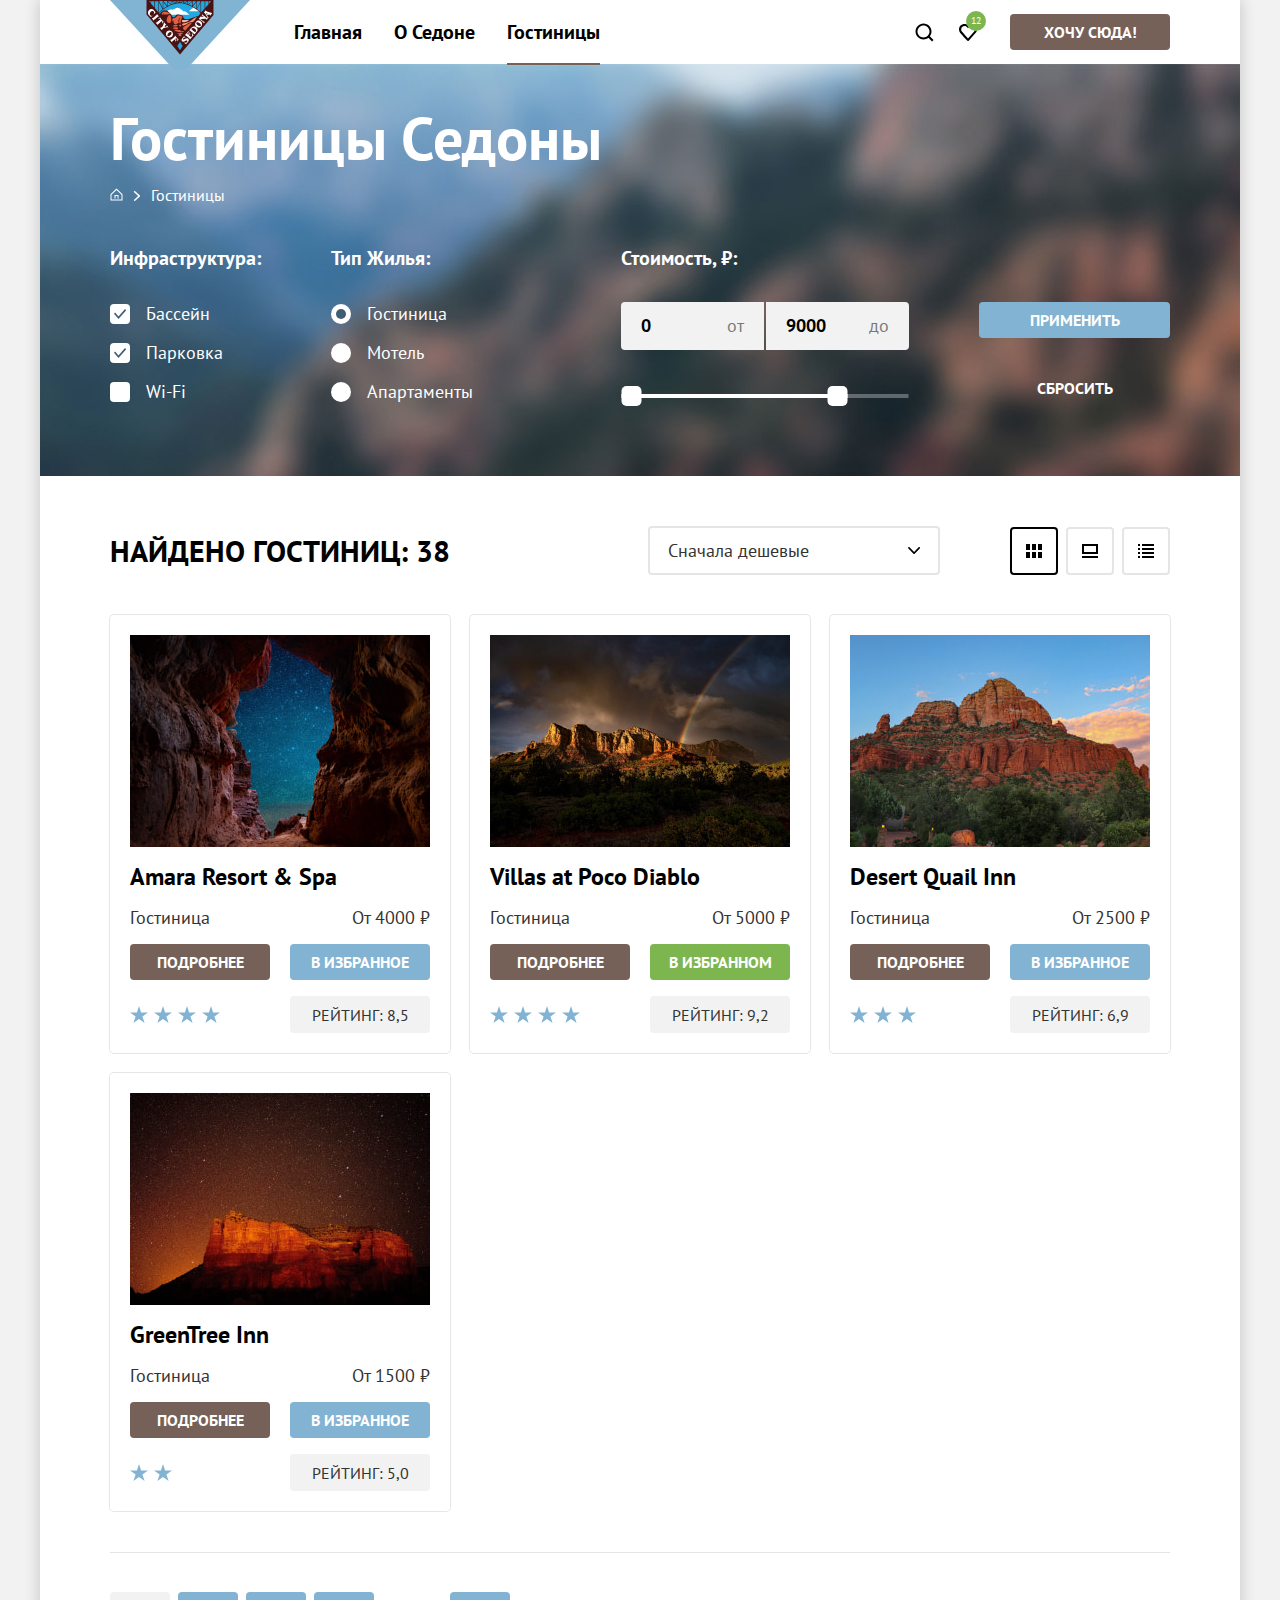
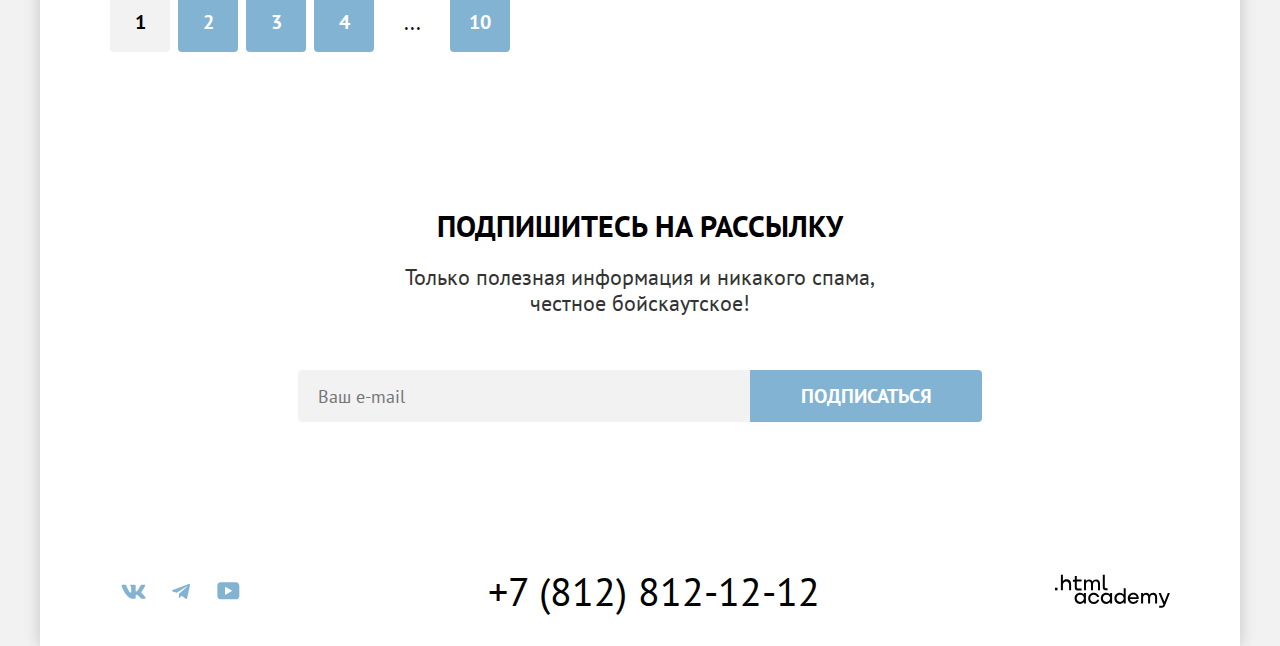
<file: 1/catalog.html>
<!DOCTYPE html>
<html lang="ru">
  <head>
    <meta charset="utf-8">
    <title>Гостиницы Седоны</title>
    <link rel="icon" href="favicon.ico">
    <link rel="icon" type="image/png" sizes="32x32" href="images/favicon.png">
    <link rel="stylesheet" href="styles/styles.css">
    <base href="https://htmlacademy-htmlcss.github.io/2593949-sedona-2/1/">
</head>
  <body>
    <div class="container">
      <header data-test="header">
        <nav class="navigation">
          <a class="navigation-logo" href="index.html">
            <img class="navigation-logo-link" src="images/logo.svg" width="140" height="70" alt="Логотип города Седона.">
          </a>
          <ul class="navigation-list">
            <li class="navigation-item">
              <a class="navigation-link" href="index.html">Главная</a>
            </li>
            <li class="navigation-item">
              <a class="navigation-link" href="#">О седоне</a>
            </li>
            <li class="navigation-item">
              <a class="navigation-link navigation-link-current" href="catalog.html">Гостиницы</a>
            </li>
          </ul>
          <ul class="navigation-user">
            <li class="navigation-user-item">
              <a class="navigation-user-link navigation-user-link-search" href="#">
                <span class="visually-hidden">Поиск.</span>
              </a>
            </li>
            <li class="navigation-user-item">
              <a class="navigation-user-link navigation-user-link-favourites" href="#">
                <span class="visually-hidden">Понравившиеся отели 12.</span>
              </a>
            </li>
            <li>
              <a class="header-button" href="#">Хочу сюда!</a>
            </li>
          </ul>
        </nav>
      </header>
      <main data-test="main">
        <header class="inner-header">
          <div class="inner-header-container">
            <h1 class="inner-header-title">Гостиницы Седоны</h1>
            <ul class="breadcrumbs-list">
              <li class="breadcrumbs-item">
                <a class="breadcrumbs-link-main" href="index.html">
                  <span class="visually-hidden">Главная.</span>
                </a>
              </li>
              <li class="breadcrumbs-item">
                <a class="breadcrumbs-link-current" href="catalog.html">Гостиницы</a>
              </li>
            </ul>
          </div>
          <section data-test="filter">
            <h2 class="visually-hidden">Фильтры.</h2>
            <form class="filter-infrastructure" action="https://echo.htmlacademy.ru/" method="get">
              <div class="filter-infrastructure-container">
                <fieldset class="filter-infrastructure-group">
                  <legend class="filter-infrastructure-title">Инфраструктура:</legend>
                  <ul class="filter-infrastructure-list">
                    <li>
                      <label class="control">
                        <input class="visually-hidden control-input" type="checkbox" name="pool" checked>
                        <span class="control-label">Бассейн</span>
                      </label>
                    </li>
                    <li>
                      <label class="control">
                        <input class="visually-hidden control-input" type="checkbox" name="parking" checked>
                        <span class="control-label">Парковка</span>
                      </label>
                    </li>
                    <li>
                      <label class="control">
                        <input class="visually-hidden control-input" type="checkbox" name="wifi">
                        <span class="control-label">Wi-Fi</span>
                      </label>
                    </li>
                  </ul>
                </fieldset>
                <fieldset class="filter-catalog-group">
                  <legend class="filter-catalog-title">Тип жилья:</legend>
                  <ul class="filter-infrastructure-list">
                    <li>
                      <label class="control">
                        <input class="visually-hidden control-input" type="radio" name="housing-type" value="hotel" checked>
                        <span class="control-label control-label-point">Гостиница</span>
                      </label>
                    </li>
                    <li>
                      <label class="control">
                        <input class="visually-hidden control-input" type="radio" name="housing-type" value="motel">
                        <span class="control-label control-label-point">Мотель</span>
                      </label>
                    </li>
                    <li>
                      <label class="control">
                        <input class="visually-hidden control-input" type="radio" name="housing-type" value="apartments">
                        <span class="control-label control-label-point">Апартаменты</span>
                      </label>
                    </li>
                  </ul>
                </fieldset>
              </div>
              <div class="filter-cost-container">
                <fieldset class="filter-cost-group">
                  <legend class="filter-cost-title">Стоимость, ₽:</legend>
                  <div class="container-cost">
                    <p class="filter-cost-min">
                      <label class="visually-hidden" for="min-price">Минимальная цена.</label>
                      <input class="price min-price" type="number" value="0" id="min-price" name="min-price" min="0" placeholder="0">
                      <span class="placeholder">от</span>
                    </p>
                    <p class="filter-cost-max">
                      <label class="visually-hidden" for="max-price">Максимальная цена.</label>
                      <input class="price max-price" type="number" value="9000" id="max-price" name="max-price" min="0" placeholder="0">
                      <span class="placeholder">до</span>
                    </p>
                  </div>
                  <div class="range-scale">
                    <div class="range-bar" style="left: 0; width: 226px">
                      <button class="range-toggle" type="button">
                        <span class="visually-hidden">Изменить минимальную цену</span>
                      </button>
                      <button class="range-toggle toggle-max" type="button">
                        <span class="visually-hidden">Изменить максимальную цену</span>
                      </button>
                    </div>
                  </div>
                </fieldset>
                <div class="filter-button-container">
                  <button class="button-submit" type="submit">Применить</button>
                  <button class="button-reset" type="reset">Сбросить</button>
                </div>
              </div>
            </form>
          </section>
        </header>
        <section class="sorting-hotels" data-test="catalog">
          <div class="sorting-title-container">
            <h2 class="sorting-hotels-title">Найдено гостиниц: <span class="sorting-hotels-quantity">38</span></h2>
            <div class="sorting-show-container">
              <select class="select-control" aria-label="Сортировка">
                <option value="cheap">Сначала дешевые</option>
                <option value="expensive">Сначала дорогие</option>
                <option value="popular">Сначала популярные</option>
              </select>
              <ul class="button-view-list">
                <li class="button-view-item button-view-item-current">
                  <a class="button-view-title" href="catalog.html?view=tile">
                    <span class="visually-hidden">Показать плиткой.</span>
                  </a>
                </li>
                <li class="button-view-item">
                  <a class="button-view-card" href="catalog.html?view=card">
                    <span class="visually-hidden">Показать карточками.</span>
                  </a>
                </li>
                <li class="button-view-item">
                  <a class="button-view-lines" href="catalog.html?view=list">
                    <span class="visually-hidden">Показать списком.</span>
                  </a>
                </li>
              </ul>
            </div>
          </div>
          <ul class="hotels-list">
            <li class="hotels-card">
              <a class="hotels-card-link" href="#" tabindex="-1">
                <h3 class="hotels-card-title">Amara Resort & Spa</h3>
                <img class="hotels-card-image" src="images/hotel-1.jpg" width="300" height="212" alt="Вид звездного неба из скалистой пещеры.">
              </a>
              <div class="cost-hotel">
                <p class="hotels-card-type">Гостиница</p>
                <p class="hotels-card-price">От <span class="hotels-price">4000</span> ₽</p>
              </div>
              <div class="hotels-button">
                <a class="hotels-card-button" href="#">подробнее</a>
                <a class="add-favorites-button" href="#">в избранное</a>
              </div>
              <div class="rating">
                <p class="hotels-card-stars hotels-stars-4">
                  <span class="visually-hidden">4 звезды.</span>
                </p>
                <p class="hotels-card-rating">Рейтинг: <span class="hotels-rating">8,5</span></p>
              </div>
            </li>
            <li class="hotels-card">
              <a class="hotels-card-link" href="#" tabindex="-1">
                <h3 class="hotels-card-title">Villas at Poco Diablo</h3>
                <img class="hotels-card-image" src="images/hotel-2.jpg" width="300" height="212" alt="Скалистые горы вдалеке над которыми темные облака и радуга.">
              </a>
              <div class="cost-hotel">
                <p class="hotels-card-type">Гостиница</p>
                <p class="hotels-card-price">От <span class="hotels-price">5000</span> ₽</p>
              </div>
              <div class="hotels-button">
                <a class="hotels-card-button" href="#">подробнее</a>
                <a class="favorites-button" href="#">в избранном</a>
              </div>
              <div class="rating">
                <p class="hotels-card-stars hotels-stars-4">
                  <span class="visually-hidden">4 звезды.</span>
                </p>
                <p class="hotels-card-rating">Рейтинг: <span class="hotels-rating">9,2</span></p>
              </div>
            </li>
            <li class="hotels-card">
              <a class="hotels-card-link" href="#" tabindex="-1">
                <h3 class="hotels-card-title">Desert Quail Inn</h3>
                <img class="hotels-card-image" src="images/hotel-3.jpg" width="300" height="212" alt="Скалистые горы, внизу зелень, ясное небо.">
              </a>
              <div class="cost-hotel">
                <p class="hotels-card-type">Гостиница</p>
                <p class="hotels-card-price">От <span class="hotels-price">2500</span> ₽</p>
              </div>
              <div class="hotels-button">
                <a class="hotels-card-button" href="#">подробнее</a>
                <a class="add-favorites-button" href="#">в избранное</a>
              </div>
              <div class="rating">
                <p class="hotels-card-stars hotels-stars-3">
                  <span class="visually-hidden">3 звезды.</span>
                </p>
                <p class="hotels-card-rating">Рейтинг: <span class="hotels-rating">6,9</span></p>
              </div>
            </li>
            <li class="hotels-card">
              <a class="hotels-card-link" href="#" tabindex="-1">
                <h3 class="hotels-card-title">GreenTree Inn</h3>
                <img class="hotels-card-image" src="images/hotel-4.jpg" width="300" height="212" alt="Скалистые горы на фоне звёздного неба.">
              </a>
              <div class="cost-hotel">
                <p class="hotels-card-type">Гостиница</p>
                <p class="hotels-card-price">От <span class="hotels-price">1500</span> ₽</p>
              </div>
              <div class="hotels-button">
                <a class="hotels-card-button" href="#">подробнее</a>
                <a class="add-favorites-button" href="#">в избранное</a>
              </div>
              <div class="rating">
                <p class="hotels-card-stars hotels-stars-2">
                  <span class="visually-hidden">2 звезды.</span>
                </p>
                <p class="hotels-card-rating">Рейтинг: <span class="hotels-rating">5,0</span></p>
              </div>
            </li>
          </ul>
          <ul class="pagination-list">
            <li>
              <a class="pagination-link pagination-current">1</a>
            </li>
            <li>
              <a class="pagination-link" href="#">2</a>
            </li>
            <li>
              <a class="pagination-link" href="#">3</a>
            </li>
            <li>
              <a class="pagination-link" href="#">4</a>
            </li>
            <li>
              <span class="pagination-link pagination-text">...</span>
            </li>
            <li>
              <a class="pagination-link" href="#">10</a>
            </li>
          </ul>
        </section>
        <section class="subscribe-inner" data-test="subscribe">
          <div class="subscribe-inner-container">
            <h2 class="subscribe-inner-title">Подпишитесь на рассылку</h2>
            <p class="subscribe-inner-text">Только полезная информация и никакого спама, честное бойскаутское!</p>
          </div>
          <form class="subscribe-form" action="https://echo.htmlacademy.ru/" method="post">
            <p class="subscribe-form-name">
              <label class="visually-hidden" for="user-email">Ваш e-mail.</label>
              <input class="e-mail" type="email" id="user-email" name="user-email" placeholder="Ваш e-mail" required>
            </p>
            <button class="subscribe-button" type="submit">Подписаться</button>
          </form>
        </section>
      </main>
      <footer class="page-footer" data-test="footer">
        <div class="page-footer-container">
          <h2 class="visually-hidden">Контакты.</h2>
          <ul class="footer-social-list">
            <li class="footer-social-item">
              <a class="footer-social footer-social-vk" href="https://vk.com/htmlacademy">
                <span class="visually-hidden">Вконтакте.</span>
                <svg width="25" height="15" viewBox="0 0 25 15" fill="none" xmlns="http://www.w3.org/2000/svg" aria-hidden="true" focusable="false">
                  <path fill-rule="evenodd" clip-rule="evenodd" d="M24.1164 1.80445C24.2824 1.25845 24.1164 0.856445 23.3214 0.856445H20.6964C20.0284 0.856445 19.7204 1.20345 19.5534 1.58645C19.5534 1.58645 18.2184 4.78245 16.3274 6.85845C15.7154 7.46045 15.4374 7.65145 15.1034 7.65145C14.9364 7.65145 14.6854 7.46045 14.6854 6.91345V1.80445C14.6854 1.14845 14.5014 0.856445 13.9454 0.856445H9.81738C9.40038 0.856445 9.14938 1.16045 9.14938 1.44945C9.14938 2.07045 10.0954 2.21445 10.1924 3.96245V7.76045C10.1924 8.59345 10.0394 8.74444 9.70538 8.74444C8.81538 8.74444 6.65038 5.53345 5.36538 1.85945C5.11638 1.14445 4.86438 0.856445 4.19338 0.856445H1.56638C0.816382 0.856445 0.666382 1.20345 0.666382 1.58645C0.666382 2.26845 1.55638 5.65645 4.81138 10.1374C6.98138 13.1974 10.0364 14.8564 12.8194 14.8564C14.4884 14.8564 14.6944 14.4884 14.6944 13.8534V11.5404C14.6944 10.8034 14.8524 10.6564 15.3814 10.6564C15.7714 10.6564 16.4384 10.8484 17.9964 12.3234C19.7764 14.0724 20.0694 14.8564 21.0714 14.8564H23.6964C24.4464 14.8564 24.8224 14.4884 24.6064 13.7604C24.3684 13.0364 23.5184 11.9854 22.3914 10.7384C21.7794 10.0284 20.8614 9.26345 20.5824 8.88045C20.1934 8.38945 20.3044 8.17044 20.5824 7.73345C20.5824 7.73345 23.7824 3.30745 24.1154 1.80445H24.1164Z"/>
                </svg>
              </a>
            </li>
            <li class="footer-social-item">
              <a class="footer-social footer-social-telegram" href="https://t.me/htmlacademy">
                <span class="visually-hidden">Телеграм.</span>
                <svg width="18" height="17" viewBox="0 0 18 17" fill="none" xmlns="http://www.w3.org/2000/svg" aria-hidden="true" focusable="false">
                  <path d="M16.785 0.955705L0.840489 7.1042C-0.247661 7.54126 -0.241365 8.14828 0.640845 8.41897L4.73445 9.69597L14.2058 3.72014C14.6537 3.44766 15.0629 3.59424 14.7265 3.89281L7.05283 10.8183H7.05103L7.05283 10.8192L6.77045 15.0387C7.18413 15.0387 7.36669 14.8489 7.59871 14.625L9.58705 12.6915L13.7229 15.7464C14.4855 16.1664 15.0332 15.9506 15.2229 15.0405L17.9379 2.2453C18.2158 1.13107 17.5126 0.626562 16.785 0.955705Z"/>
                </svg>
              </a>
            </li>
            <li class="footer-social-item">
              <a class="footer-social footer-social-youtube" href="https://www.youtube.com/user/htmlacademyru">
                <span class="visually-hidden">YouTube.</span>
                <svg width="23" height="18" viewBox="0 0 23 18" fill="none" xmlns="http://www.w3.org/2000/svg" aria-hidden="true" focusable="false">
                  <path d="M18.9402 0.356445H3.50738C1.64668 0.356445 0.333252 1.9502 0.333252 3.75645V13.8502C0.333252 15.7627 1.64668 17.3564 3.50738 17.3564H19.1591C20.8009 17.3564 22.3333 15.7627 22.3333 13.9564V3.75645C22.1143 1.9502 20.8009 0.356445 18.9402 0.356445ZM7.99494 12.8939V4.81894L15.3283 8.85645L7.99494 12.8939Z"/>
                </svg>
              </a>
            </li>
          </ul>
          <div class="footer-phone-container">
            <a class="footer-phone" href="tel:+78128121212">+7 (812) 812-12-12</a>
          </div>
          <div class="copyright-container">
            <a class="copyright" href="https://htmlacademy.ru/">
              <svg width="115" height="34" viewBox="0 0 115 34" fill="none" xmlns="http://www.w3.org/2000/svg" role="img" aria-label="логотип HTML Academy">
                <path d="M0 13.7232V16.3232H2.5V13.7232H0Z"/>
                <path d="M11.6 5.32324C10 5.32324 8.8 6.02324 8 7.02324H7.9V0.823242H5.9V16.3232H7.9V11.0232C7.9 8.92324 9.2 7.42324 11.2 7.42324C13 7.42324 14.1 8.82324 14.1 10.6232V16.3232H16.1V10.2232C16.2 7.22324 14.3 5.32324 11.6 5.32324Z"/>
                <path d="M26.6 5.62324H21.8V1.92324H19.8V5.72324H17.9V7.72324H19.8V13.7232C19.8 15.4232 20.8 16.4232 22.5 16.4232H26.6V14.4232H22.9C22.2 14.4232 21.8 14.0232 21.8 13.3232V7.62324H26.6V5.62324Z"/>
                <path d="M41.1 5.42324C39.5 5.42324 38.2 6.22324 37.6 7.52324H37.5C36.9 6.32324 35.7 5.42324 34.1 5.42324C32.7 5.42324 31.6 6.22324 31 7.22324H30.9V5.62324H29V16.2232H31V10.8232C31 8.82324 32 7.32324 33.6 7.32324C35.1 7.32324 36 8.32324 36 9.92324V16.2232H38V10.6232C38 8.22324 39.4 7.32324 40.6 7.32324C42.1 7.32324 43 8.32324 43 9.92324V16.2232H45V9.72324C45.1 7.22324 43.6 5.42324 41.1 5.42324Z"/>
                <path d="M47.8 13.5232C47.8 15.2232 48.8 16.2232 50.6 16.2232H52.6V14.2232H50.9C50.2 14.2232 49.8 13.8232 49.8 13.1232V0.823242H47.8V13.5232Z"/>
                <path d="M28.9 20.5232C28 19.4232 26.7 18.7232 25 18.7232C21.9 18.7232 19.6 21.0232 19.6 24.3232C19.6 27.6232 21.9 29.9232 25 29.9232C26.8 29.9232 28 29.1232 28.8 28.0232H28.9V29.6232H30.9V19.0232H28.9V20.5232ZM25.3 27.9232C23.1 27.9232 21.7 26.3232 21.7 24.3232C21.7 22.3232 23.1 20.7232 25.3 20.7232C27.5 20.7232 28.9 22.3232 28.9 24.3232C28.9 26.2232 27.5 27.9232 25.3 27.9232Z"/>
                <path d="M44.2 22.8232C43.7 20.4232 41.6 18.7232 38.8 18.7232C35.4 18.7232 33.2 21.2232 33.2 24.3232C33.2 27.4232 35.4 29.9232 38.8 29.9232C41.6 29.9232 43.7 28.1232 44.2 25.7232H42.1C41.7 27.0232 40.4 28.0232 38.8 28.0232C36.6 28.0232 35.2 26.4232 35.2 24.4232C35.2 22.4232 36.6 20.8232 38.8 20.8232C40.4 20.8232 41.6 21.8232 42.1 23.0232H44.2V22.8232Z"/>
                <path d="M55.1 20.5232C54.2 19.4232 52.9 18.7232 51.2 18.7232C48.1 18.7232 45.8 21.0232 45.8 24.3232C45.8 27.6232 48.1 29.9232 51.2 29.9232C53 29.9232 54.2 29.1232 55 28.0232H55.1V29.6232H57.1V19.0232H55.1V20.5232ZM51.5 27.9232C49.3 27.9232 47.9 26.3232 47.9 24.3232C47.9 22.3232 49.3 20.7232 51.5 20.7232C53.7 20.7232 55.1 22.3232 55.1 24.3232C55.1 26.2232 53.6 27.9232 51.5 27.9232Z"/>
                <path d="M68.7 20.6232C67.8 19.5232 66.5 18.7232 64.8 18.7232C61.7 18.7232 59.4 21.0232 59.4 24.3232C59.4 27.6232 61.6 29.9232 64.8 29.9232C66.5 29.9232 67.8 29.1232 68.6 28.1232H68.7V29.6232H70.7V14.2232H68.7V20.6232ZM65.1 27.9232C62.9 27.9232 61.5 26.3232 61.5 24.3232C61.5 22.3232 62.9 20.7232 65.1 20.7232C67.3 20.7232 68.7 22.3232 68.7 24.3232C68.6 26.3232 67.2 27.9232 65.1 27.9232Z"/>
                <path d="M78.3 18.7232C75 18.7232 72.8 21.2232 72.8 24.3232C72.8 27.3232 74.9 29.9232 78.3 29.9232C80.8 29.9232 82.8 28.6232 83.5 26.3232H81.4C80.9 27.3232 79.8 27.9232 78.4 27.9232C76.5 27.9232 75.1 26.6232 75 25.0232H83.8C84 21.4232 81.8 18.7232 78.3 18.7232ZM78.3 20.6232C80 20.6232 81.3 21.6232 81.6 23.2232H75.1C75.4 21.7232 76.6 20.6232 78.3 20.6232Z"/>
                <path d="M98.2 18.7232C96.6 18.7232 95.3 19.5232 94.6 20.7232H94.5C93.9 19.5232 92.7 18.7232 91.1 18.7232C89.7 18.7232 88.6 19.4232 88 20.5232V19.0232H86.1V29.6232H88.1V24.2232C88.1 22.2232 89.1 20.8232 90.7 20.7232C92.2 20.7232 93.1 21.7232 93.1 23.3232V29.6232H95.1V24.0232C95.1 21.6232 96.5 20.7232 97.7 20.7232C99.2 20.7232 100.1 21.7232 100.1 23.3232V29.6232H102.1V23.1232C102.2 20.5232 100.7 18.7232 98.2 18.7232Z"/>
                <path d="M109.4 27.8232L105.8 18.9232H103.6L108.4 30.5232C108.1 31.4232 107.7 31.7232 106.7 31.7232H104.2V33.7232H106.7C108.5 33.7232 109.5 32.9232 110.2 31.1232L114.9 18.9232H112.8L109.4 27.8232Z"/>
              </svg>
            </a>
          </div>
        </div>
      </footer>
    </div>
  </body>
</file>
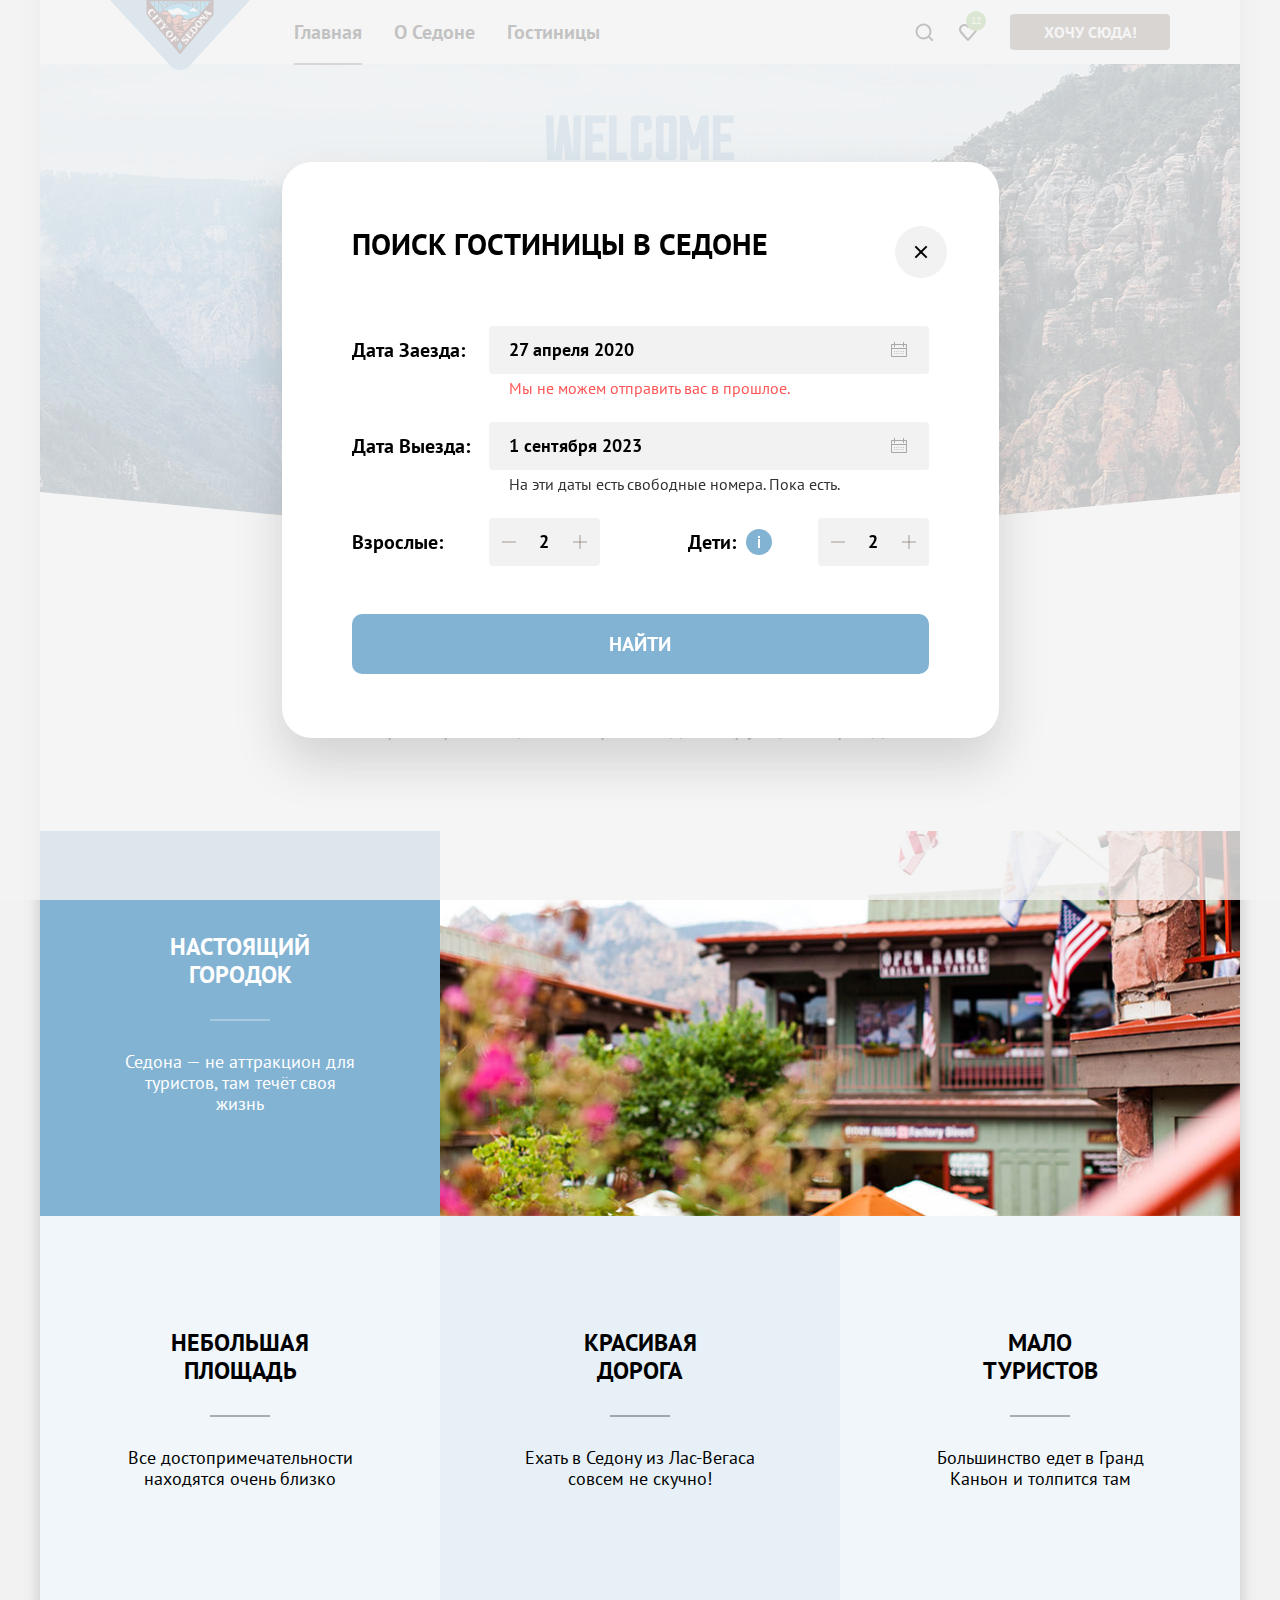
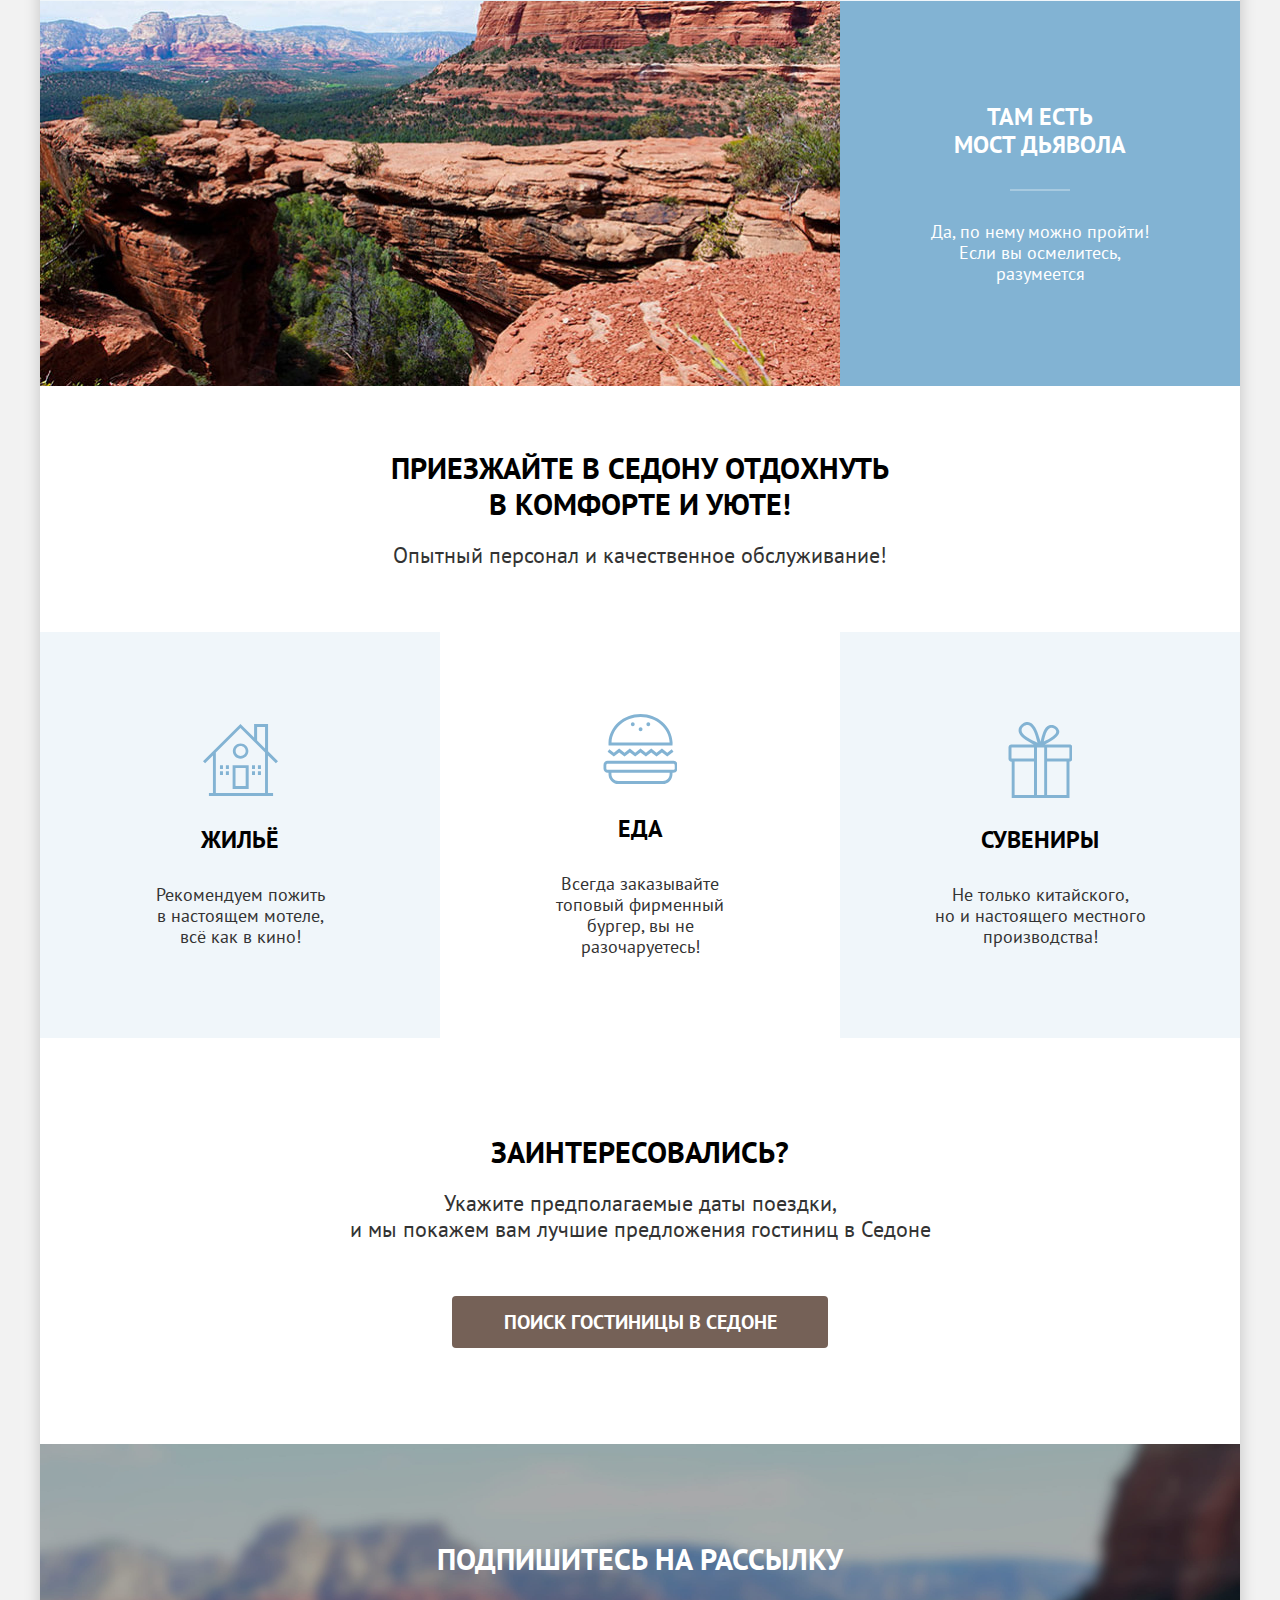
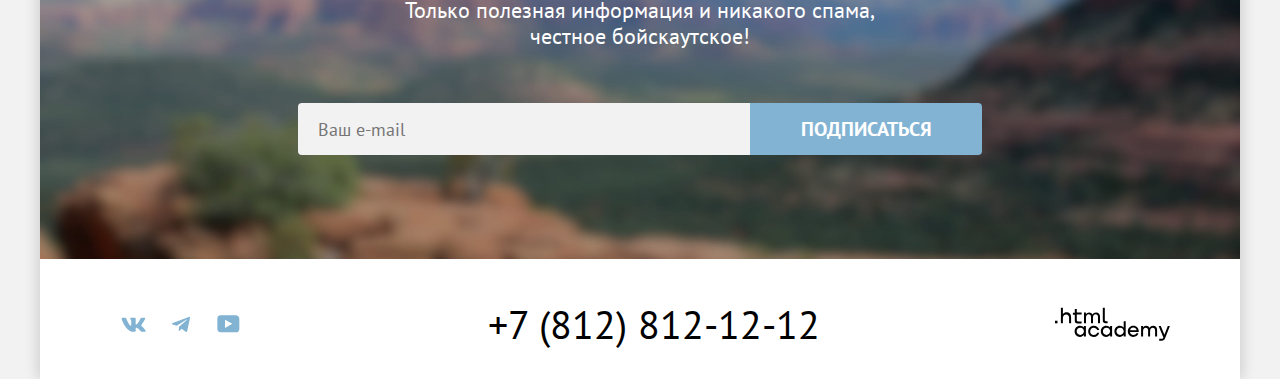
<file: 1/modal.html>
<!DOCTYPE html>
<html lang="ru">
  <head>
    <meta charset="utf-8">
    <title>Город Седона</title>
    <link rel="icon" href="favicon.ico">
    <link rel="icon" type="image/png" sizes="32x32" href="images/favicon.png">
    <link rel="stylesheet" href="styles/styles.css">
    <base href="https://htmlacademy-htmlcss.github.io/2593949-sedona-2/1/">
</head>
  <body>
    <div class="container">
      <header class="page-header" data-test="header">
        <nav class="navigation">
          <a class="navigation-logo" href="index.html">
            <img class="navigation-logo-link" src="images/logo.svg" width="140" height="70" alt="Логотип города Седона.">
          </a>
          <ul class="navigation-list">
            <li class="navigation-item">
              <a class="navigation-link navigation-link-current" href="index.html">Главная</a>
            </li>
            <li class="navigation-item">
              <a class="navigation-link" href="#">О седоне</a>
            </li>
            <li class="navigation-item">
              <a class="navigation-link" href="catalog.html">Гостиницы</a>
            </li>
          </ul>
          <ul class="navigation-user">
            <li class="navigation-user-item">
              <a class="navigation-user-link navigation-user-link-search" href="#">
                <span class="visually-hidden">Поиск.</span>
              </a>
            </li>
            <li class="navigation-user-item">
              <a class="navigation-user-link navigation-user-link-favourites" href="#">
                <span class="visually-hidden">Понравившиеся отели.</span>
              </a>
            </li>
            <li>
              <a class="header-button" href="#">Хочу сюда!</a>
            </li>
          </ul>
        </nav>
      </header>
      <main class="main-index" data-test="main">
        <section class="welcome" data-test="hero">
          <h1 class="visually-hidden">Город Седона.</h1>
          <img class="welcome-img" src="images/welcome.svg" width="458" height="352" alt="Welcome to the gorgeous Sedona, because the Grand Canyon sucks!">
        </section>
        <section class="advantages" data-test="advantages">
          <div class="advantages-text-container">
            <h2 class="advantages-text-heading">Седона — небольшой городок в Аризоне, заслуживающий большего!</h2>
            <p class="advantages-text-body">Рассмотрим причины, по которым Седона круче, чем Гранд-Каньон!</p>
          </div>
          <ul class="advantages-list">
            <li class="advantages-item advantages-item-wide">
              <div class="advantages-text-additional-container">
                <h3 class="advantages-title-wide">Настоящий городок</h3>
                <p class="advantages-description-wide">Седона — не аттракцион для туристов, там течёт своя жизнь</p>
              </div>
              <img class="advantages-img" src="images/photo-1.jpg" width="800" height="385" alt="Часть города на фоне гор.">
            </li>
            <li class="advantages-item advantages-item-light">
              <div class="advantages-text-additional-container">
                <h3 class="advantages-title">Небольшая площадь</h3>
                <p class="advantages-description">Все достопримечательности находятся очень близко</p>
              </div>
            </li>
            <li class="advantages-item advantages-item-dark">
              <div class="advantages-text-additional-container">
                <h3 class="advantages-title">Красивая дорога</h3>
                <p class="advantages-description">Ехать в Седону из Лас-Вегаса совсем не скучно!</p>
              </div>
            </li>
            <li class="advantages-item advantages-item-light">
              <div class="advantages-text-additional-container">
                <h3 class="advantages-title">Мало туристов</h3>
                <p class="advantages-description">Большинство едет в Гранд Каньон и толпится там</p>
              </div>
            </li>
            <li class="advantages-item advantages-item-wide">
              <div class="advantages-text-additional-container">
                <h3 class="advantages-title-wide">Там есть<br>мост дьявола</h3>
                <p class="advantages-description-wide">Да, по нему можно пройти! Если вы осмелитесь, разумеется</p>
              </div>
              <img class="advantages-img2" src="images/photo-2.jpg" width="800" height="385" alt="Коньон среди гор.">
            </li>
          </ul>
        </section>
        <section class="servise" data-test="service">
          <div class="servise-text-container">
            <h2 class="servise-text-heading">Приезжайте в Седону отдохнуть в комфорте и уюте!</h2>
            <p class="servise-text-body">Опытный персонал и качественное обслуживание!</p>
          </div>
          <ul class="servise-list">
            <li class="servise-item">
              <h3 class="servise-title servise-item-house">Жильё</h3>
              <p class="servise-description">Рекомендуем пожить <br> в настоящем мотеле, <br> всё как в кино!</p>
            </li>
            <li class="servise-item">
              <h3 class="servise-title servise-item-meal">Еда</h3>
              <p class="servise-description">Всегда заказывайте <br> топовый фирменный бургер, вы не разочаруетесь!</p>
            </li>
            <li class="servise-item">
              <h3 class="servise-title servise-item-souvenir">Сувениры</h3>
              <p class="servise-description">Не только китайского, <br> но и настоящего местного производства!</p>
            </li>
          </ul>
        </section>
        <section class="search" data-test="search">
          <div class="search-text-container">
            <h2 class="search-title">Заинтересовались?</h2>
            <p class="search-text">Укажите предполагаемые даты поездки, <br> и мы покажем вам лучшие предложения гостиниц в Седоне</p>
          </div>
          <button class="search-button">Поиск гостиницы в седоне</button>
        </section>
        <section class="subscribe" data-test="subscribe">
          <div class="subscribe-text-container">
            <h2 class="subscribe-title">Подпишитесь на рассылку</h2>
            <p class="subscribe-text">Только полезная информация и никакого спама, честное бойскаутское!</p>
          </div>
          <form class="subscribe-form" action="https://echo.htmlacademy.ru/" method="post">
            <p class="subscribe-form-name">
              <label class="visually-hidden" for="user-email">Ваш e-mail.</label>
              <input class="e-mail" type="email" id="user-email" name="user-email" placeholder="Ваш e-mail">
            </p>
            <button class="subscribe-button" type="submit">Подписаться</button>
          </form>
        </section>
      </main>
      <footer class="page-footer" data-test="footer">
        <div class="page-footer-container">
          <h2 class="visually-hidden">Контакты.</h2>
          <ul class="footer-social-list">
            <li class="footer-social-item">
              <a class="footer-social footer-social-vk" href="https://vk.com/htmlacademy">
                <span class="visually-hidden">Вконтакте.</span>
                <svg width="25" height="15" viewBox="0 0 25 15" fill="none" xmlns="http://www.w3.org/2000/svg" aria-hidden="true" focusable="false">
                  <path fill-rule="evenodd" clip-rule="evenodd" d="M24.1164 1.80445C24.2824 1.25845 24.1164 0.856445 23.3214 0.856445H20.6964C20.0284 0.856445 19.7204 1.20345 19.5534 1.58645C19.5534 1.58645 18.2184 4.78245 16.3274 6.85845C15.7154 7.46045 15.4374 7.65145 15.1034 7.65145C14.9364 7.65145 14.6854 7.46045 14.6854 6.91345V1.80445C14.6854 1.14845 14.5014 0.856445 13.9454 0.856445H9.81738C9.40038 0.856445 9.14938 1.16045 9.14938 1.44945C9.14938 2.07045 10.0954 2.21445 10.1924 3.96245V7.76045C10.1924 8.59345 10.0394 8.74444 9.70538 8.74444C8.81538 8.74444 6.65038 5.53345 5.36538 1.85945C5.11638 1.14445 4.86438 0.856445 4.19338 0.856445H1.56638C0.816382 0.856445 0.666382 1.20345 0.666382 1.58645C0.666382 2.26845 1.55638 5.65645 4.81138 10.1374C6.98138 13.1974 10.0364 14.8564 12.8194 14.8564C14.4884 14.8564 14.6944 14.4884 14.6944 13.8534V11.5404C14.6944 10.8034 14.8524 10.6564 15.3814 10.6564C15.7714 10.6564 16.4384 10.8484 17.9964 12.3234C19.7764 14.0724 20.0694 14.8564 21.0714 14.8564H23.6964C24.4464 14.8564 24.8224 14.4884 24.6064 13.7604C24.3684 13.0364 23.5184 11.9854 22.3914 10.7384C21.7794 10.0284 20.8614 9.26345 20.5824 8.88045C20.1934 8.38945 20.3044 8.17044 20.5824 7.73345C20.5824 7.73345 23.7824 3.30745 24.1154 1.80445H24.1164Z"/>
                </svg>
              </a>
            </li>
            <li class="footer-social-item">
              <a class="footer-social footer-social-telegram" href="https://t.me/htmlacademy">
                <span class="visually-hidden">Телеграм.</span>
                <svg width="18" height="17" viewBox="0 0 18 17" fill="none" xmlns="http://www.w3.org/2000/svg" aria-hidden="true" focusable="false">
                  <path d="M16.785 0.955705L0.840489 7.1042C-0.247661 7.54126 -0.241365 8.14828 0.640845 8.41897L4.73445 9.69597L14.2058 3.72014C14.6537 3.44766 15.0629 3.59424 14.7265 3.89281L7.05283 10.8183H7.05103L7.05283 10.8192L6.77045 15.0387C7.18413 15.0387 7.36669 14.8489 7.59871 14.625L9.58705 12.6915L13.7229 15.7464C14.4855 16.1664 15.0332 15.9506 15.2229 15.0405L17.9379 2.2453C18.2158 1.13107 17.5126 0.626562 16.785 0.955705Z"/>
                </svg>
              </a>
            </li>
            <li class="footer-social-item">
              <a class="footer-social footer-social-youtube" href="https://www.youtube.com/user/htmlacademyru">
                <span class="visually-hidden">YouTube.</span>
                <svg width="23" height="18" viewBox="0 0 23 18" fill="none" xmlns="http://www.w3.org/2000/svg" aria-hidden="true" focusable="false">
                  <path d="M18.9402 0.356445H3.50738C1.64668 0.356445 0.333252 1.9502 0.333252 3.75645V13.8502C0.333252 15.7627 1.64668 17.3564 3.50738 17.3564H19.1591C20.8009 17.3564 22.3333 15.7627 22.3333 13.9564V3.75645C22.1143 1.9502 20.8009 0.356445 18.9402 0.356445ZM7.99494 12.8939V4.81894L15.3283 8.85645L7.99494 12.8939Z"/>
                </svg>
              </a>
            </li>
          </ul>
          <div class="footer-phone-container">
            <a class="footer-phone" href="tel:+78128121212">+7 (812) 812-12-12</a>
          </div>
          <div class="copyright-container">
            <a class="copyright" href="https://htmlacademy.ru/">
              <svg width="115" height="34" viewBox="0 0 115 34" fill="none" xmlns="http://www.w3.org/2000/svg" role="img" aria-label="логотип HTML Academy">
                <path d="M0 13.7232V16.3232H2.5V13.7232H0Z"/>
                <path d="M11.6 5.32324C10 5.32324 8.8 6.02324 8 7.02324H7.9V0.823242H5.9V16.3232H7.9V11.0232C7.9 8.92324 9.2 7.42324 11.2 7.42324C13 7.42324 14.1 8.82324 14.1 10.6232V16.3232H16.1V10.2232C16.2 7.22324 14.3 5.32324 11.6 5.32324Z"/>
                <path d="M26.6 5.62324H21.8V1.92324H19.8V5.72324H17.9V7.72324H19.8V13.7232C19.8 15.4232 20.8 16.4232 22.5 16.4232H26.6V14.4232H22.9C22.2 14.4232 21.8 14.0232 21.8 13.3232V7.62324H26.6V5.62324Z"/>
                <path d="M41.1 5.42324C39.5 5.42324 38.2 6.22324 37.6 7.52324H37.5C36.9 6.32324 35.7 5.42324 34.1 5.42324C32.7 5.42324 31.6 6.22324 31 7.22324H30.9V5.62324H29V16.2232H31V10.8232C31 8.82324 32 7.32324 33.6 7.32324C35.1 7.32324 36 8.32324 36 9.92324V16.2232H38V10.6232C38 8.22324 39.4 7.32324 40.6 7.32324C42.1 7.32324 43 8.32324 43 9.92324V16.2232H45V9.72324C45.1 7.22324 43.6 5.42324 41.1 5.42324Z"/>
                <path d="M47.8 13.5232C47.8 15.2232 48.8 16.2232 50.6 16.2232H52.6V14.2232H50.9C50.2 14.2232 49.8 13.8232 49.8 13.1232V0.823242H47.8V13.5232Z"/>
                <path d="M28.9 20.5232C28 19.4232 26.7 18.7232 25 18.7232C21.9 18.7232 19.6 21.0232 19.6 24.3232C19.6 27.6232 21.9 29.9232 25 29.9232C26.8 29.9232 28 29.1232 28.8 28.0232H28.9V29.6232H30.9V19.0232H28.9V20.5232ZM25.3 27.9232C23.1 27.9232 21.7 26.3232 21.7 24.3232C21.7 22.3232 23.1 20.7232 25.3 20.7232C27.5 20.7232 28.9 22.3232 28.9 24.3232C28.9 26.2232 27.5 27.9232 25.3 27.9232Z"/>
                <path d="M44.2 22.8232C43.7 20.4232 41.6 18.7232 38.8 18.7232C35.4 18.7232 33.2 21.2232 33.2 24.3232C33.2 27.4232 35.4 29.9232 38.8 29.9232C41.6 29.9232 43.7 28.1232 44.2 25.7232H42.1C41.7 27.0232 40.4 28.0232 38.8 28.0232C36.6 28.0232 35.2 26.4232 35.2 24.4232C35.2 22.4232 36.6 20.8232 38.8 20.8232C40.4 20.8232 41.6 21.8232 42.1 23.0232H44.2V22.8232Z"/>
                <path d="M55.1 20.5232C54.2 19.4232 52.9 18.7232 51.2 18.7232C48.1 18.7232 45.8 21.0232 45.8 24.3232C45.8 27.6232 48.1 29.9232 51.2 29.9232C53 29.9232 54.2 29.1232 55 28.0232H55.1V29.6232H57.1V19.0232H55.1V20.5232ZM51.5 27.9232C49.3 27.9232 47.9 26.3232 47.9 24.3232C47.9 22.3232 49.3 20.7232 51.5 20.7232C53.7 20.7232 55.1 22.3232 55.1 24.3232C55.1 26.2232 53.6 27.9232 51.5 27.9232Z"/>
                <path d="M68.7 20.6232C67.8 19.5232 66.5 18.7232 64.8 18.7232C61.7 18.7232 59.4 21.0232 59.4 24.3232C59.4 27.6232 61.6 29.9232 64.8 29.9232C66.5 29.9232 67.8 29.1232 68.6 28.1232H68.7V29.6232H70.7V14.2232H68.7V20.6232ZM65.1 27.9232C62.9 27.9232 61.5 26.3232 61.5 24.3232C61.5 22.3232 62.9 20.7232 65.1 20.7232C67.3 20.7232 68.7 22.3232 68.7 24.3232C68.6 26.3232 67.2 27.9232 65.1 27.9232Z"/>
                <path d="M78.3 18.7232C75 18.7232 72.8 21.2232 72.8 24.3232C72.8 27.3232 74.9 29.9232 78.3 29.9232C80.8 29.9232 82.8 28.6232 83.5 26.3232H81.4C80.9 27.3232 79.8 27.9232 78.4 27.9232C76.5 27.9232 75.1 26.6232 75 25.0232H83.8C84 21.4232 81.8 18.7232 78.3 18.7232ZM78.3 20.6232C80 20.6232 81.3 21.6232 81.6 23.2232H75.1C75.4 21.7232 76.6 20.6232 78.3 20.6232Z"/>
                <path d="M98.2 18.7232C96.6 18.7232 95.3 19.5232 94.6 20.7232H94.5C93.9 19.5232 92.7 18.7232 91.1 18.7232C89.7 18.7232 88.6 19.4232 88 20.5232V19.0232H86.1V29.6232H88.1V24.2232C88.1 22.2232 89.1 20.8232 90.7 20.7232C92.2 20.7232 93.1 21.7232 93.1 23.3232V29.6232H95.1V24.0232C95.1 21.6232 96.5 20.7232 97.7 20.7232C99.2 20.7232 100.1 21.7232 100.1 23.3232V29.6232H102.1V23.1232C102.2 20.5232 100.7 18.7232 98.2 18.7232Z"/>
                <path d="M109.4 27.8232L105.8 18.9232H103.6L108.4 30.5232C108.1 31.4232 107.7 31.7232 106.7 31.7232H104.2V33.7232H106.7C108.5 33.7232 109.5 32.9232 110.2 31.1232L114.9 18.9232H112.8L109.4 27.8232Z"/>
              </svg>
            </a>
          </div>
        </div>
      </footer>
      <div class="modal-container">
        <div class="modal-search" data-test="modal">
          <section class="modal-content">
            <h2 class="modal-title">Поиск гостиницы в Седоне</h2>
            <button class="modal-close-button">
              <span class="visually-hidden">Закрыть.</span>
            </button>
            <form class="modal-form" action="https://echo.htmlacademy.ru/" method="get">
              <fieldset class="field-group field-group-date">
                <legend class="visually-hidden">Дата заезда</legend>
                <label class="field-text" for="search-date-arrival">Дата заезда:</label>
                <div class="container-field-modal">
                  <input class="field-modal-form" id="search-date-arrival" name="search-date-arrival" type="text" value="27 апреля 2020" placeholder="Укажите дату" aria-describedby="error-date" required>
                  <span class="comments-date error-date" id="error-date">Мы не можем отправить вас в прошлое.</span>
                </div>
              </fieldset>
              <fieldset class="field-group field-group-date">
                <legend class="visually-hidden">Дата выезда.</legend>
                <label class="field-text" for="search-date-departure">Дата выезда:</label>
                <div class="container-field-modal">
                  <input class="field-modal-form" id="search-date-departure" name="search-date-departure" type="text" value="1 сентября 2023" placeholder="Укажите дату" aria-describedby="comments-date" required>
                  <span class="comments-date" id="comments-date">На эти даты есть свободные номера. Пока есть.</span>
                </div>
              </fieldset>
              <div class="container-visitor">
                <fieldset class="field-group field-group-visitor">
                  <legend class="visually-hidden">Количество взрослых.</legend>
                  <label class="field-text field-text-visitor" for="quantity-visitor">Взрослые:</label>
                  <div class="container-quantity">
                    <input class="quantity-visitor" id="quantity-visitor" name="quantity-visitor" type="number" value="2" min="1" placeholder="1" required>
                    <button class="decrease" type="button" aria-label="Уменьшить количество"></button>
                    <button class="increase" type="button" aria-label="Увеличить количество"></button>
                  </div>
                </fieldset>
                <fieldset class="field-group field-group-visitor">
                  <legend class="visually-hidden">Количество детей.</legend>
                  <div class="field-group-visitor-container">
                  <label class="field-text field-text-visitor-tooltip" for="quantity-children">Дети:</label>
                    <button class="tooltip-toggle" type="button" aria-labelledby="tooltip-label-date">
                      <span class="tooltip-text" role="tooltip" id="tooltip-label-date">Укажите количество детей, которые будут с вами, возраст которых от 6 до 18 лет. Дети до 6 лет размещаются бесплатно.</span>
                    </button>
                   </div>
                  <div class="container-quantity">
                    <input class="quantity-visitor" id="quantity-children" name="quantity-children" type="number" value="2" min="0" placeholder="0">
                    <button class="decrease" type="button" aria-label="Уменьшить количество"></button>
                    <button class="increase" type="button" aria-label="Увеличить количество"></button>
                  </div>
                </fieldset>
              </div>
              <button class="modal-search-button" type="submit">Найти
                <span class="visually-hidden">Найти.</span>
              </button>
            </form>
          </section>
        </div>
      </div>
    </div>
  </body>
</html>
</file>
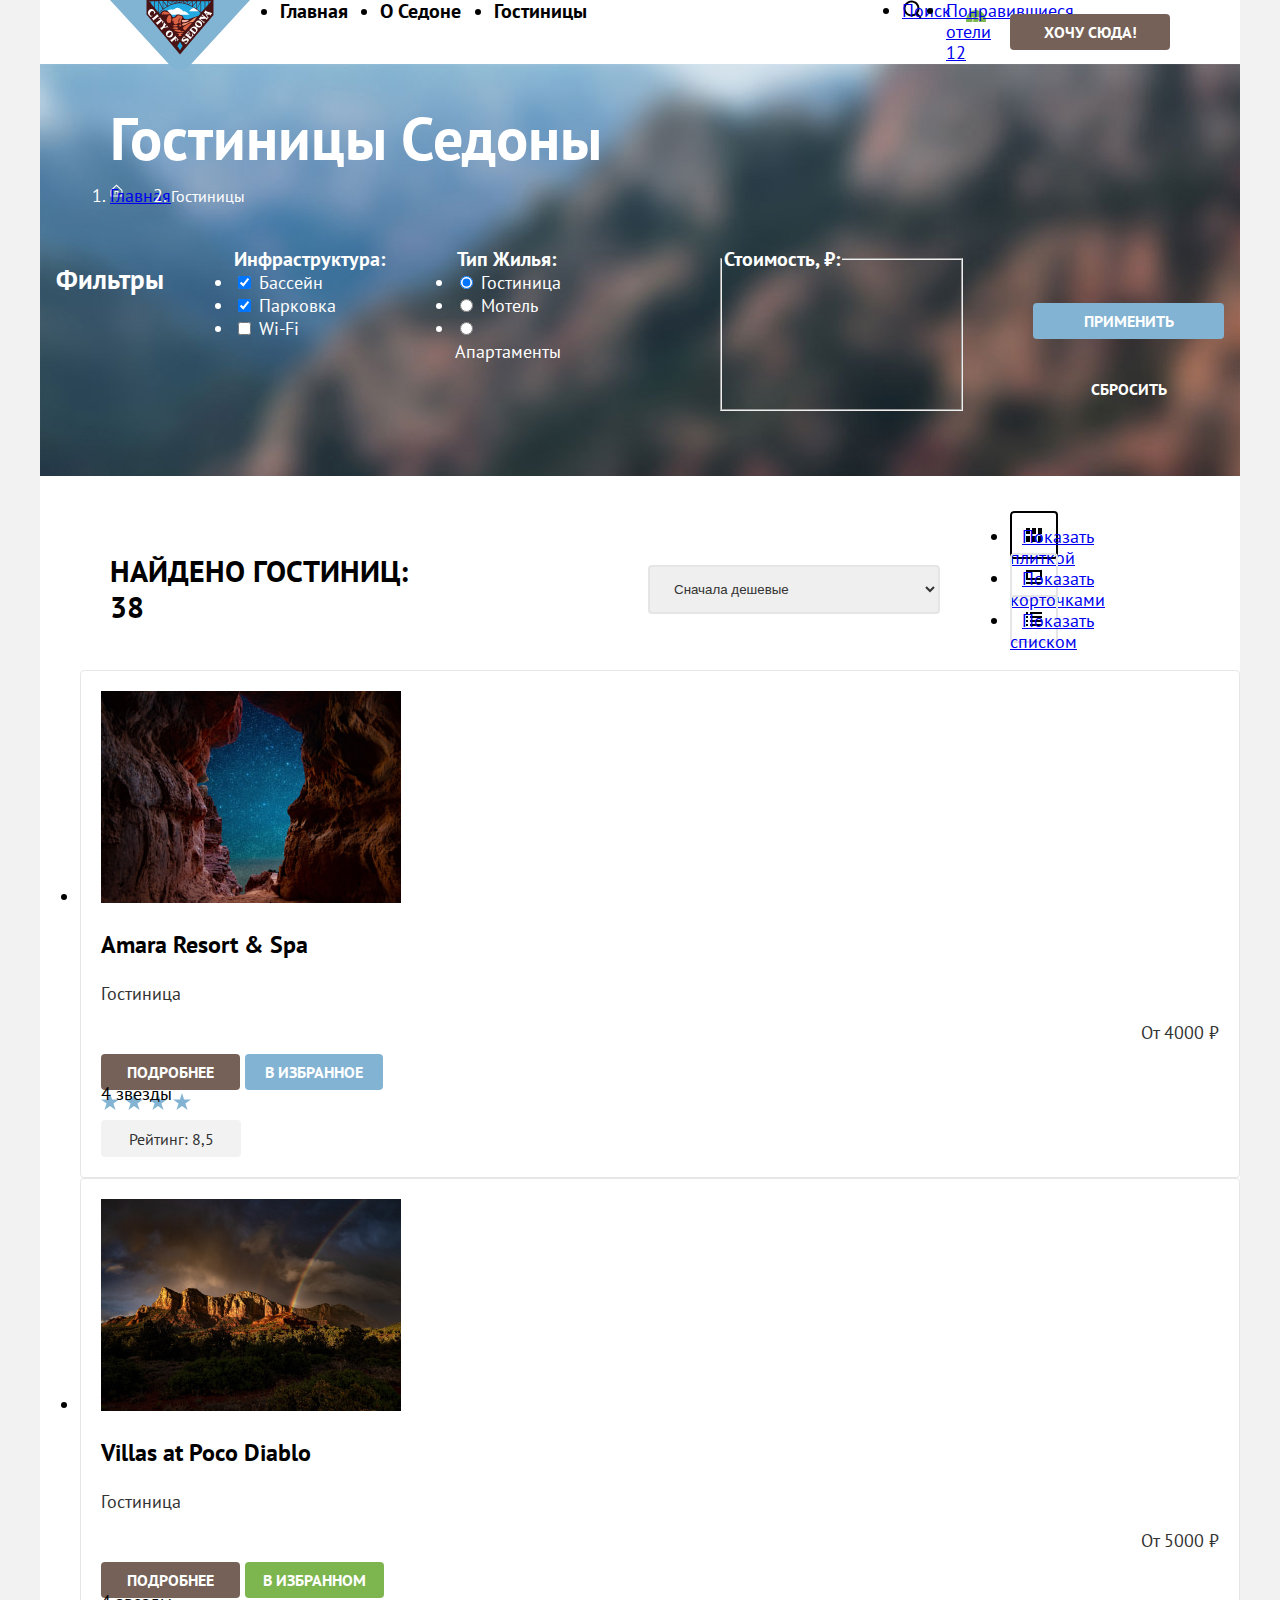
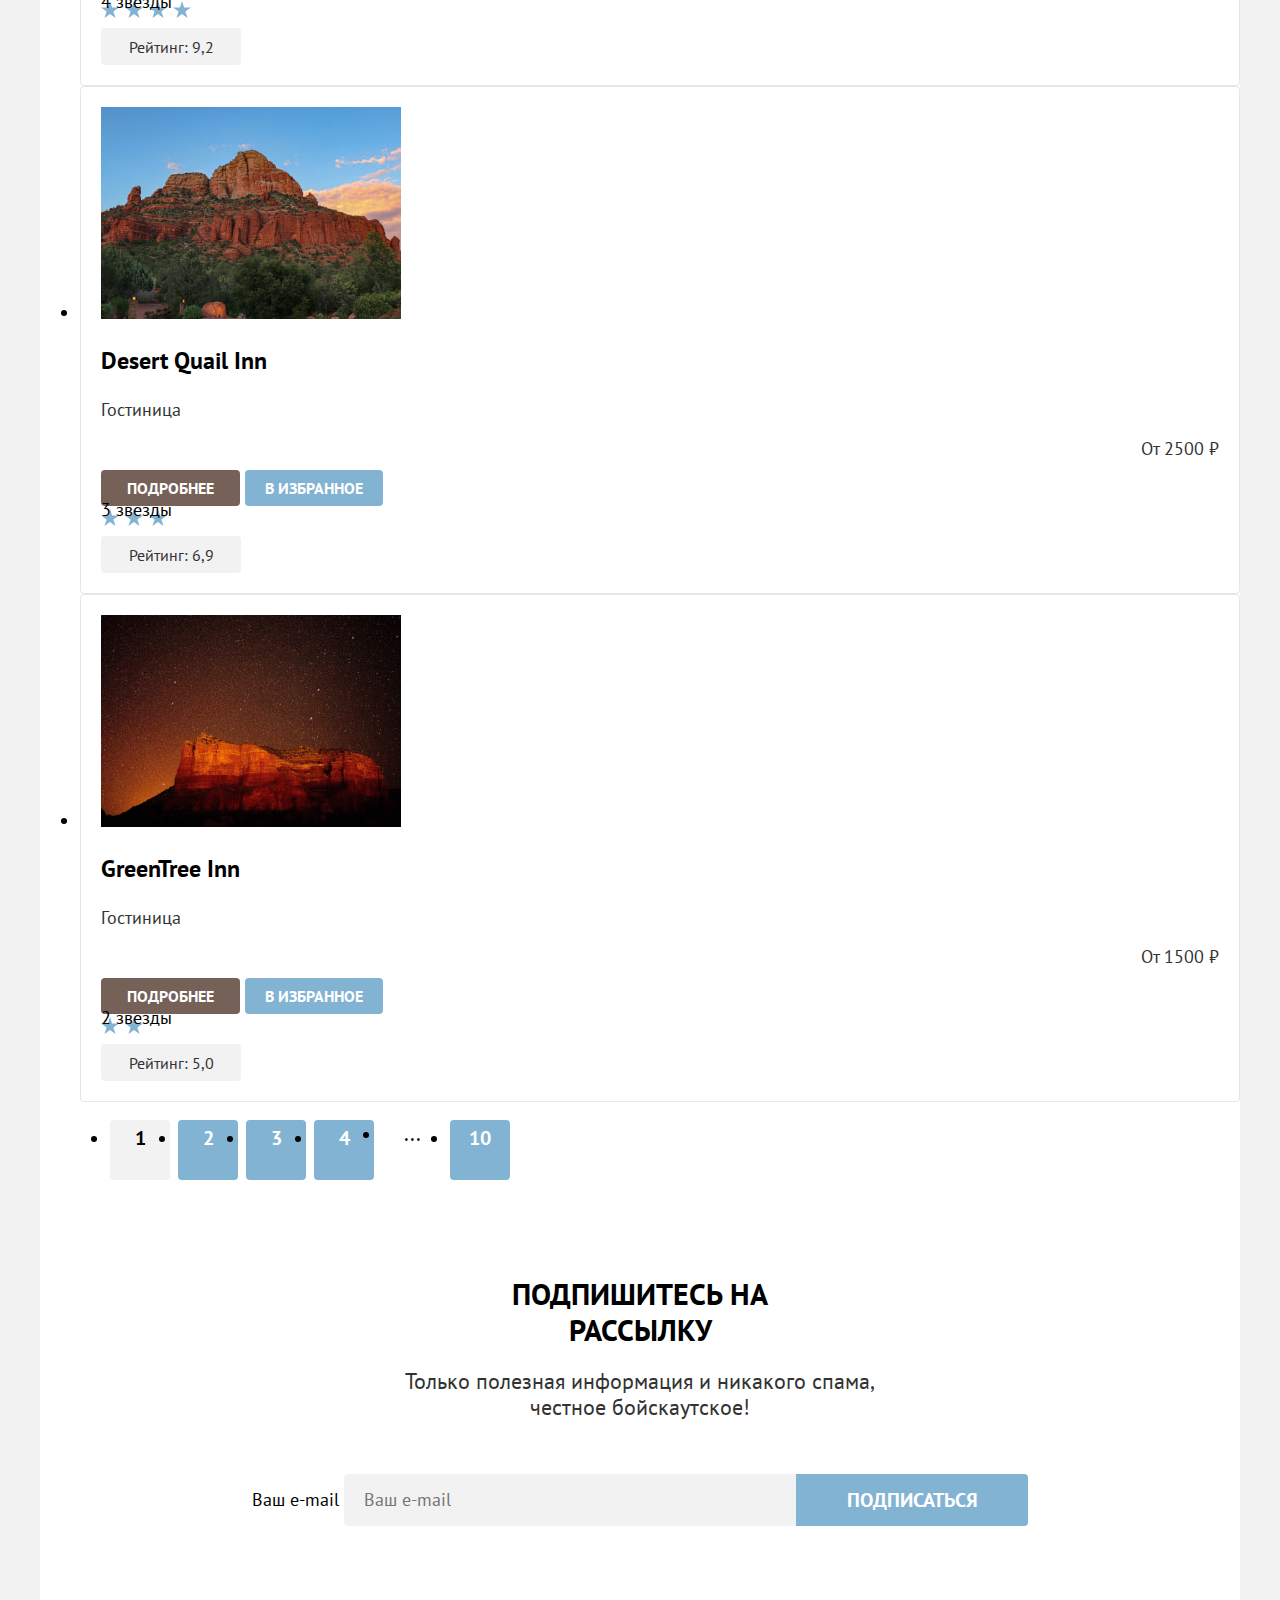
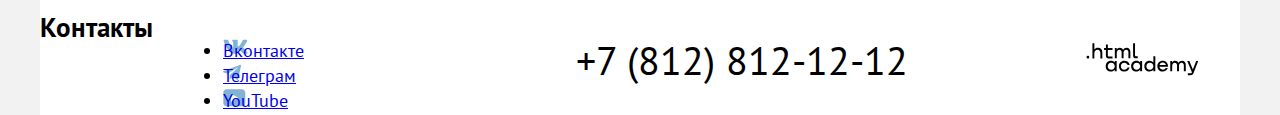
<file: 2593949-sedona-2-master/catalog.html>
<!DOCTYPE html>
<html lang="ru">
  <head>
    <meta charset="utf-8">
    <title>Гостиницы Седоны</title>
    <link rel="stylesheet" href="styles/styles.css">
  </head>
  <body>
    <header class="page-header" data-test="header">
      <nav class="navigation">
        <a class="navigation-logo" href="index.html">
          <img class="navigation-logo-link" src="images/logo.svg" width="140" height="70" alt="Логотип города Седона">
        </a>
        <ul class="navigation-list">
          <li class="navigation-item navigation-link-current2">
            <a class="navigation-link" href="index.html">Главная</a>
          </li>
          <li class="navigation-item navigation-link-detailed">
            <a class="navigation-link" href="#">О седоне</a>
          </li>
          <li class="navigation-item navigation-link-catalog2">
            <a class="navigation-link navigation-link-current" href="#">Гостиницы</a>
          </li>
        </ul>
        <ul class="navigation-user">
          <li class="navigation-user-item">
            <a class="navigation-user-link navigation-user-link-search" href="#">
              <span class="visually-hidden">Поиск</span>
            </a>
          </li>
          <li class="navigation-user-item">
            <a class="navigation-user-link navigation-user-link-favourites" href="#">
              <span class="visually-hidden">Понравившиеся отели</span>
              <span class="number-likes">12</span>
            </a>
          </li>
        </ul>
        <a class="header-button" href="#">Хочу сюда!</a>
      </nav>
    </header>
    <main class="main-inner" data-test="main">
      <header class="inner-header">
        <div class="inner-header-container">
          <h1 class="inner-header-title">Гостиницы Седоны</h1>
          <ol class="breadcrumbs">
            <li class="breadcrumbs-item">
              <a class="breadcrumbs-link-main" href="index.html">
                <span class="visually-hidden">Главная</span>
              </a>
            </li>
            <li class="breadcrumbs-item">
              <a class="breadcrumbs-link">Гостиницы</a>
            </li>
          </ol>
        </div>
        <section class="filter" data-test="filter">
          <h2 class="visually-hidden">Фильтры</h2>
          <form class="filter-infrastructure" action="https://echo.htmlacademy.ru/" method="get">
            <fieldset class="filter-infrastructure-group">
              <legend class="filter-infrastructure-title">Инфраструктура:</legend>
              <ul class="filter-infrastructure-list">
                <li class="filter-infrastructure-item">
                  <label class="control">
                    <input class="control-input" type="checkbox" name="pool" checked>
                    Бассейн
                  </label>
                </li>
                <li class="filter-infrastructure-item">
                  <label class="control">
                    <input class="control-input" type="checkbox" name="parking" checked>
                    Парковка
                  </label>
                </li>
                <li class="filter-infrastructure-item">
                  <label class="control">
                    <input class="control-input" type="checkbox" name="wifi">
                    Wi-Fi
                  </label>
                </li>
              </ul>
            </fieldset>
            <fieldset class="filter-catalog-group">
              <legend class="filter-catalog-title">Тип жилья:</legend>
              <ul class="filter-infrastructure-list">
                <li class="filter-infrastructure-item">
                  <label class="control">
                    <input class="control-input" type="radio" name="housing-type" value="hotel" checked>
                    Гостиница
                  </label>
                </li>
                <li class="filter-infrastructure-item">
                  <label class="control">
                    <input class="control-input" type="radio" name="housing-type" value="motel">
                    Мотель
                  </label>
                </li>
                <li class="filter-infrastructure-item">
                  <label class="control">
                    <input class="control-input" type="radio" name="housing-type" value="apartments">
                    Апартаменты
                  </label>
                </li>
              </ul>
            </fieldset>
            <fieldset class="filter-cost-group">
              <legend class="filter-cost-title">Стоимость, ₽:</legend>
              <!-- добавить шкалу!!! -->
            </fieldset>
            <div class="filter-button-container">
              <button class="button-submit" type="submit">Применить</button>
              <button class="button-reset" type="reset">Сбросить</button>
            </div>
          </form>
        </section>
      </header>
      <section class="sorting-hotels" data-test="catalog">
        <div class="sorting-title-container">
          <h2 class="sorting-hotels-title">Найдено гостиниц: 38</h2>
          <select class="select-control" aria-label="Сортировка">
            <option value="cheap">Сначала дешевые</option>
            <option value="expensive">Сначала дорогие</option>
            <option value="popular">Сначала популярные</option>
          </select>
          <ul class="button-view">
            <li class="button-view-item">
              <a class="button-view-tile" href="catalog.html?view=tile">
                <span class="visually-hidden">Показать плиткой</span>
              </a>
            </li>
            <li class="button-view-item">
              <a class="button-view-card" href="catalog.html?view=card">
                <span class="visually-hidden">Показать корточками</span>
              </a>
            </li>
            <li class="button-view-item">
              <a class="button-view-list" href="catalog.html?view=list">
                <span class="visually-hidden">Показать списком</span>
              </a>
            </li>
          </ul>
        </div>
        <ul class="hotels-list">
          <li class="hotels-card">
            <a class="hotels-card-linl" href="#">
              <img class="hotels-card-image" src="images/hotel-1.jpg" width="300" height="212" alt="Вид звездного неба из скалистой пещеры">
              <h3 class="hotels-card-title">Amara Resort & Spa</h3>
            </a>
            <div class="cost-hotel">
              <p class="hotels-card-type">Гостиница</p>
              <p class="hotels-card-price">От 4000 ₽</p>
            </div>
            <div class="hotels-button">
              <a class="hotels-card-button" href="#">подробнее</a>
              <a class="add-favorites-button" href="#">в избранное</a>
            </div>
            <div class="rating">
              <p class="hotels-card-stars hotels-card-stars-4">
                <span class="visually-hidden">4 звезды</span>
              </p>
              <p class="hotels-card-rating">Рейтинг: 8,5</p>
            </div>
          </li>
          <li class="hotels-card">
            <a class="hotels-card-linl" href="#">
              <img class="hotels-card-image" src="images/hotel-2.jpg" width="300" height="212" alt="Скалистые горы вдалеке над которыми темные облака и радуга">
              <h3 class="hotels-card-title">Villas at Poco Diablo</h3>
            </a>
            <div class="cost-hotel">
              <p class="hotels-card-type">Гостиница</p>
              <p class="hotels-card-price">От 5000 ₽</p>
            </div>
            <div class="hotels-button">
              <a class="hotels-card-button" href="#">подробнее</a>
              <a class="favorites-button" href="#">в избранном</a>
            </div>
            <div class="rating">
              <p class="hotels-card-stars hotels-card-stars-4">
                <span class="visually-hidden">4 звезды</span>
              </p>
              <p class="hotels-card-rating">Рейтинг: 9,2</p>
            </div>
          </li>
          <li class="hotels-card">
            <a class="hotels-card-linl" href="#">
              <img class="hotels-card-image" src="images/hotel-3.jpg" width="300" height="212" alt="Скалистые горы, внизу зелень, ясное небо">
              <h3 class="hotels-card-title">Desert Quail Inn</h3>
            </a>
            <div class="cost-hotel">
              <p class="hotels-card-type">Гостиница</p>
              <p class="hotels-card-price">От 2500 ₽</p>
            </div>
            <div class="hotels-button">
              <a class="hotels-card-button" href="#">подробнее</a>
              <a class="add-favorites-button" href="#">в избранное</a>
            </div>
            <div class="rating">
              <p class="hotels-card-stars hotels-card-stars-3">
                <span class="visually-hidden">3 звезды</span>
              </p>
              <p class="hotels-card-rating">Рейтинг: 6,9</p>
            </div>
          </li>
          <li class="hotels-card">
            <a class="hotels-card-linl" href="#">
              <img class="hotels-card-image" src="images/hotel-4.jpg" width="300" height="212" alt="Скалистые горы на фоне звёздного неба">
              <h3 class="hotels-card-title">GreenTree Inn</h3>
            </a>
            <div class="cost-hotel">
              <p class="hotels-card-type">Гостиница</p>
              <p class="hotels-card-price">От 1500 ₽</p>
            </div>
            <div class="hotels-button">
              <a class="hotels-card-button" href="#">подробнее</a>
              <a class="add-favorites-button" href="#">в избранное</a>
            </div>
            <div class="rating">
              <p class="hotels-card-stars hotels-card-stars-2">
                <span class="visually-hidden">2 звезды</span>
              </p>
              <p class="hotels-card-rating">Рейтинг: 5,0</p>
            </div>
          </li>
        </ul>
        <div class="pagination-container">
          <ul class="pagination">
            <li class="pagination-item">
               <a class="pagination-link pagination-current">1</a>
            </li>
            <li class="pagination-item">
              <a class="pagination-link" href="#">2</a>
            </li>
            <li class="pagination-item">
              <a class="pagination-link" href="#">3</a>
            </li>
            <li class="pagination-item">
              <a class="pagination-link" href="#">4</a>
            </li>
            <li class="pagination-item">
              <span class="pagination-link pagination-text">...</span>
            </li>
            <li class="pagination-item">
              <a class="pagination-link pagination-end" href="#">10</a>
            </li>
          </ul>
        </div>
      </section>
      <section class="subscribe-inner" data-test="subscribe">
        <h2 class="subscribe-inner-title">Подпишитесь на рассылку</h2>
        <p class="subscribe-inner-text">Только полезная информация и никакого спама, честное бойскаутское!</p>
        <form class="subscribe-form" action="https://echo.htmlacademy.ru/" method="post">
          <p class="subscribe-form-name">
            <label class="visually-hidden" for="user-email">Ваш e-mail</label>
            <input class="e-mail" type="text" id="user-email" name="user-email" placeholder="Ваш e-mail">
          </p>
          <button class="subscribe-button" type="submit">Подписаться</button>
        </form>
      </section>
    </main>
    <footer class="page-footer" data-test="footer">
      <h2 class="visually-hidden">Контакты</h2>
      <ul class="page-footer-list">
        <li class="page-footer-item">
          <a class="footer-social vk" href="https://vk.com/htmlacademy">
            <span class="visually-hidden">Вконтакте</span>
          </a>
        </li>
        <li class="page-footer-item">
          <a class="footer-social telegram" href="https://t.me/htmlacademy">
            <span class="visually-hidden">Телеграм</span>
          </a>
        </li>
        <li class="page-footer-item">
          <a class="footer-social youtube" href="https://www.youtube.com/user/htmlacademyru">
            <span class="visually-hidden">YouTube</span>
          </a>
        </li>
      </ul>
      <a class="footer-phone" href="tel:+78128121212">+7 (812) 812-12-12</a>
      <a class="copyright" href="https://htmlacademy.ru/">
        <img class="htmlacademy-logo" src="images/logo-academy.svg" width="115" height="33" alt="Логотип HTML Academy">
      </a>
    </footer>
  </body>
</file>
<file: 1/styles/styles.css>
@font-face {
  font-family: "PT Sans";
  font-style: normal;
  font-weight: 400;
  src: url("../fonts/ptsans-400.woff2") format("woff2");
  font-display: swap;
}

@font-face {
  font-family: "PT Sans";
  font-style: normal;
  font-weight: 700;
  src: url("../fonts/ptsans-700.woff2") format("woff2");
  font-display: swap;
}

html {
  height: 100%;
}

body {
  height: 100%;
  margin: 0;
  font-family: "PT Sans", sans-serif;
  font-size: 18px;
  line-height: 21px;
  color: #000000;
  font-style: normal;
  background-color: #f2f2f2;
}

.container {
  display: flex;
  flex-direction: column;
  width: 1200px;
  min-height: 100%;
  margin: 0 auto;
  background-color: #ffffff;
  box-shadow: 0 0 15px 0 rgba(0, 0, 0, 0.2);
}

.main {
  flex-grow: 1;
}

.visually-hidden {
  position: absolute;
  margin: -1px;
  width: 1px;
  height: 1px;
  padding: 0;
  border: 0;
  clip: rect(0 0 0 0);
  overflow: hidden;
}

img {
  max-width: 100%;
  object-fit: contain;
}

/* Шапка, главная, каталог */

.navigation {
  display: flex;
  column-gap: 30px;
  padding: 0 70px;
  align-items: center;
}

.navigation-logo {
  position: relative;
  min-width: 138px;
  min-height: 64px;
}

.navigation-logo-link {
  position: absolute;
  max-width: fit-content;
}

.navigation-list {
  display: flex;
  flex-wrap: wrap;
  max-width: 548px;
  padding: 0;
  margin: 0;
  list-style-type: none;
}

.navigation-link {
  display: block;
  padding: 20px 16px;
  font-size: 20px;
  line-height: 24px;
  font-weight: 700;
  color:#000000;
  text-align: center;
  text-decoration: none;
  text-transform: capitalize;
}

.navigation-item {
  position: relative;
}

.navigation-item:hover,
.navigation-item a:focus {
  background-color: #E5E5E5;
}

.navigation-item:active a {
  background-color: #f2f2f2;
  outline: none;
}

.navigation-link-current::after {
  content: "";
  position: absolute;
  right: 16px;
  left: 16px;
  bottom: -1px;
  height: 2px;
  background-color: #756257;
}

.navigation-user {
  display: flex;
  flex-wrap: wrap;
  row-gap: 5px;
  max-width: 312px;
  margin: 0;
  margin-left: auto;
  padding: 0;
  align-items: center;
  list-style-type: none;
}

.navigation-user-item {
  min-width: 44px;
  min-height: 64px;
}

.navigation-user-item:hover,
.navigation-user-item:focus a {
  background-color: #E5E5E5;
}

.navigation-user-item:focus:not(:focus-visible) a {
  background-color: #ffffff;
}

.navigation-user-item a:focus-visible {
  background-color: #E5E5E5;
}

.navigation-user-item:active .navigation-user-link {
  background-color: #f2f2f2;
  outline: none;
}

.navigation-user-link {
  display: block;
  height: 64px;
  background-position: center;
  background-size: 20px 20px;
  background-repeat: no-repeat;
}

.navigation-user-link-search {
  background-image: url("../images/search.svg");
}

.navigation-user-link-favourites {
  position: relative;
  background-image: url("../images/heart.svg");
}

.navigation-user-link-favourites::after {
  content: "12";
  position: absolute;
  top: 11px;
  right: 4px;
  display: flex;
  align-items: center;
  justify-content: center;
  width: 20px;
  height: 20px;
  font-family: "PT Sans", sans-serif;
  font-size: 10px;
  line-height: 10px;
  font-weight: 400;
  font-style: normal;
  color: #ffffff;
  border-radius: 50%;
  background-color: #7db54f;
}

.header-button {
  display: block;
  min-width: 160px;
  max-width: 200px;
  margin-left: 20px;
  padding: 8px 10px;
  box-sizing: border-box;
  font-family: "PT Sans", sans-serif;
  font-size: 16px;
  line-height: 20px;
  font-weight: 700;
  color: #ffffff;
  word-wrap: break-word;
  text-align: center;
  text-decoration: none;
  text-transform: uppercase;
  border-radius: 4px;
  background-color: #756157;
}

.header-button:hover,
.header-button:focus {
  background-color: #615048;
}

.header-button:focus:not(:focus-visible) {
  background-color: #756157;
}

.header-button:focus-visible {
  background-color: #615048;
}

.header-button:active {
  color: #FFFFFF4D;
  background-color: #756157;
  outline: none;
}

/* Welcome */

.welcome-img {
  display: block;
  max-width: 100%;
  height: auto;
  margin: 0 auto;
  padding-top: 51px;
  padding-bottom: 82px;
}

.welcome {
  background-position: left bottom, left top;
  min-height: 485px;
  color: #2be821;
  background-image: url("../images/welcome-background-divider.png"), url("../images/welcome-background.jpg");
  background-size: contain, cover;
  background-repeat: no-repeat;
  background-color: #000000;
}

/* Преемущества-текст */

.advantages {
  display: flex;
  flex-direction: column;
  gap: 21px;
}

.advantages-text-container {
  display: flex;
  flex-direction: column;
  justify-content: flex-start;
  gap: 25px;
  margin: 0 auto;
  padding: 69px 0;
  text-align: center;
  align-items: center;
  overflow-wrap: break-word;
}

.advantages-text-heading {
  max-width: 630px;
  margin: 0;
  font-size: 30px;
  line-height: 36px;
  font-weight: 700;
  text-transform: uppercase;
}

.advantages-text-body {
  max-width: 660px;
  margin: 0;
  font-size: 22px;
  line-height: 26px;
  font-weight: 400;
}

/* Преемущества */

.advantages-list {
  display: flex;
  flex-wrap: wrap;
  justify-content: center;
  gap: 0;
  margin: 0;
  padding: 0;
  list-style-type: none;
}

.advantages-item {
  display: flex;
  flex-grow: 1;
}

.advantages-item-wide .advantages-text-additional-container {
  color: #ffffff;
  background-color: #82b3d3;
}

.advantages-item-light .advantages-text-additional-container {
  background-color: rgba(131, 179, 211, 0.12);
}

.advantages-item-dark .advantages-text-additional-container {
  background-color: rgba(131, 179, 211, 0.2);
}

.advantages-text-additional-container h3,
.advantages-text-additional-container p {
  max-width: 232px;
  margin: 0;
  overflow-wrap: break-word;
}

.advantages-title-wide {
  position: relative;
  font-size: 24px;
  line-height: 28px;
  font-weight: 700;
  text-transform: uppercase;
}

.advantages-text-additional-container .advantages-title {
  position: relative;
  max-width: 175px;
  font-size: 24px;
  line-height: 28px;
  font-weight: 700;
  text-transform: uppercase;
}

.advantages-text-additional-container p {
  font-weight: 400;
}

.advantages-title-wide::after,
.advantages-title::after  {
  content: "";
  position: absolute;
  bottom: 0;
  left: 50%;
  transform: translateX(-50%);
  width: 60px;
  height: 2px;
  background: rgba(0, 0, 0, 0.3);
}

.advantages-title-wide::after  {
  background: rgba(255, 255, 255, 0.3);
}

.advantages-text-additional-container {
  display: flex;
  flex-wrap: wrap;
  flex-direction: column;
  justify-content: center;
  min-width: 400px;
  width: 100%;
  min-height: 385px;
  height: 100%;
  padding: 102px 84px;
  box-sizing: border-box;
  text-align: center;
  align-items: center;
}

.advantages-text-additional-container h3 {
  padding-bottom: 32px;
}

.advantages-text-additional-container p {
  padding-top: 30px;
}

.advantages-img,
.advantages-img2 {
  max-width: 800px;
}

.advantages-img2 {
  order: -1;
}

/* Сервис */

.servise {
  display: flex;
  flex-direction: column;
}

.servise-text-container {
  display: flex;
  flex-direction: column;
  gap: 20px;
  margin: 0 auto;
  padding: 64px 0;
  text-align: center;
  align-items: center;
}

.servise-text-heading {
  max-width: 505px;
  margin: 0;
  font-size: 30px;
  line-height: 36px;
  font-weight: 700;
  text-transform: uppercase;
  overflow-wrap: break-word;
}

.servise-text-body {
  max-width: 505px;
  margin: 0;
  font-size: 22px;
  line-height: 26px;
  font-weight: 400;
  color: #333333;
  overflow-wrap: break-word;
}

.servise-list {
  display: flex;
  padding: 0;
  flex-wrap: wrap;
  margin: 0;
  list-style-type: none;
}

.servise-item {
  display: flex;
  flex-direction: column;
  gap: 30px;
  flex-grow: 1;
  justify-content: center;
  width: 400px;
  min-height: 385px;
  padding: 81px 85px;
  box-sizing: border-box;
  text-align: center;
  align-items: center;
  background-color: rgba(131, 179, 211, 0.12);
}

.servise-item:nth-child(2n) {
  background-color: #ffffff;
}

.servise-title {
  position: relative;
  font-size: 24px;
  line-height: 28px;
  font-weight: 700;
  text-transform: uppercase;
}

.servise-item-house::before {
  content: "";
  position: absolute;
  left: 50%;
  bottom: 100%;
  transform: translate(-50%, -30px);
  width: 75px;
  height: 72px;
  background-image: url("../images/house.svg");
  background-repeat: no-repeat;
}

.servise-item-meal::before {
  content: "";
  position: absolute;
  left: 50%;
  bottom: 100%;
  transform: translate(-50%, -31px);
  width: 74px;
  height: 70px;
  background-image: url("../images/food.svg");
  background-repeat: no-repeat;
}

.servise-item-souvenir::before {
  content: "";
  position: absolute;
  left: 50%;
  bottom: 100%;
  transform: translate(-50%, -28px);
  width: 64px;
  height: 76px;
  background-image: url("../images/souvenir.svg");
  background-repeat: no-repeat;
}

.servise-description {
  font-weight: 400;
  color: #333333;
}

.servise-item h3,
.servise-item p {
  max-width: 230px;
  margin: 0;
  overflow-wrap: break-word;
}

.servise-item h3 {
  margin-top: 102px;
}

/* Заинтересовались */

.search {
  display: flex;
  flex-direction: column;
  gap: 54px;
  padding: 96px 0;
  text-align: center;
  align-items: center;
}

.search-text-container {
  display: flex;
  flex-direction: column;
  max-width: 592px;
  gap: 20px;
  margin: 0 auto;
}

.search-title {
  margin: 0;
  font-size: 30px;
  line-height: 36px;
  font-weight: 700;
  text-transform: uppercase;
  overflow-wrap: break-word;
}

.search-text {
  margin: 0;
  font-size: 22px;
  line-height: 26px;
  font-weight: 400;
  color: #333333;
  overflow-wrap: break-word;
}

.search-button {
  display: block;
  min-width: 376px;
  max-width: 520px;
  padding: 8px 16px;
  box-sizing: border-box;
  font-family: "PT Sans", sans-serif;
  font-size: 20px;
  line-height: 36px;
  font-weight: 700;
  color: #ffffff;
  word-wrap: break-word;
  text-decoration: none;
  text-transform: uppercase;
  border-radius: 4px;
  background-color: #756157;
  border: none;
  cursor: pointer;
}

.search-button:hover,
.search-button:focus {
  background-color: #615048;
}

.search-button:focus:not(:focus-visible) {
  background-color: #756157;
}

.search-button:focus-visible {
  background-color: #615048;
}

.search-button:active {
  color: #FFFFFF4D;
  background-color: #756157;
  outline: none;
}

.search-button:disabled {
  color: #ffffff;
  background-color: #E5E5E5;
  cursor: auto;
}

/*Подпишитесь на рассылку, главная*/

.subscribe {
  display: flex;
  flex-direction: column;
  justify-content: flex-start;
  gap: 54px;
  padding: 97px 0 104px;
  color: #ffffff;
  align-items: center;
  background-image: url("../images/subscribe-background.jpg");
  background-size: cover;
  background-repeat: no-repeat;
  background-color: #000000;
}

.subscribe-text-container {
  display: flex;
  flex-direction: column;
  gap: 20px;
  justify-content: flex-start;
  margin: 0 auto;
  align-items: center;
}

.subscribe-title {
  max-width: 475px;
  margin: 0;
  font-size: 30px;
  line-height: 36px;
  font-weight: 700;
  text-align: center;
  text-transform: uppercase;
  overflow-wrap: break-word;
}

.subscribe-text {
  max-width: 475px;
  margin: 0;
  font-size: 22px;
  line-height: 26px;
  font-weight: 400;
  text-align: center;
  overflow-wrap: break-word;
}

.subscribe-form {
  display: flex;
  justify-content: center;
}

.subscribe-form-name{
  margin: 0;
}

.e-mail {
  width: 452px;
  height: 100%;
  padding: 14px 20px;
  box-sizing: border-box;
  font-family: "PT Sans", sans-serif;
  font-size: 18px;
  line-height: 24px;
  font-weight: 400;
  color: #000000;
  background-color: #f2f2f2;
  border: 0;
  border-radius: 4px 0 0 4px;
}

.e-mail:hover,
.e-mail:focus {
  background-color: #d4d6d6;
}

.e-mail:disabled,
.e-mail:disabled:hover,
.e-mail:disabled::placeholder {
  color: #ffffff;
  background-color: #E5E5E5;
  outline: none;
}

.subscribe-button {
  display: block;
  min-width: 232px;
  max-width: 270px;
  box-sizing: border-box;
  padding: 8px 16px;
  font-family: "PT Sans", sans-serif;
  font-size: 20px;
  line-height: 36px;
  font-weight: 700;
  color: #ffffff;
  word-wrap: break-word;
  text-align: center;
  text-decoration: none;
  text-transform: uppercase;
  border-radius: 0 4px 4px 0;
  background-color: #82b3d3;
  border: none;
  cursor: pointer;
}

.subscribe-button:hover,
.subscribe-button:focus {
  background-color: #68A2CA;
}

.subscribe-button:focus:not(:focus-visible) {
  background-color: #82b3d3;
}

.subscribe-button:focus-visible {
  background-color: #68A2CA;
}

.subscribe-button:active {
  color: #FFFFFF4D;
  background-color: #82B3D3;
  outline: none;
}

.subscribe-button:disabled {
  color: #ffffff;
  background-color: #E5E5E5;
  cursor: auto;
}

/* Футер */

.page-footer {
  display: flex;
  padding: 40px 70px 30px;
  align-items: center;
}

.page-footer-container {
  display: flex;
  flex-wrap: wrap;
  justify-content: space-between;
  max-width: 1060px;
  width: 100%;
}

.footer-phone-container {
  display: flex;
  flex-wrap: wrap;
  justify-content: center;
  gap: 20px;
  max-width: 720px;
  padding: 5px 0;
  align-content: center;
}

.footer-social-list {
  display: grid;
  grid-template-columns: repeat(3, 1fr);
  width: 142px;
  margin: 5px 0;
  padding: 0;
  align-content: center;
  list-style-type: none;
}

.footer-social {
  display: grid;
  height: 100%;
  justify-items: center;
  align-items: center;
}

.footer-social-item {
  height: 40px;
}

.footer-social svg {
  fill: #83B3D3;
}

.footer-social:hover path,
.footer-social:focus path {
  fill: #68A2CA;
}

.footer-social:active path,
.footer-social:active {
  fill: #68A2CA4D;
  outline: none;
}

.footer-phone {
  font-size: 40px;
  line-height: 40px;
  font-weight: 400;
  color: #000000;
  text-align: center;
  align-content: center;
  text-decoration: none;
  text-transform: uppercase;
}

.footer-phone:hover,
.footer-phone:focus {
  color: #756157;
}

.footer-phone:active {
  color: #7561574D;
  outline: none;
}

.copyright-container {
  display: grid;
  max-width: 115px;
  padding: 0;
  gap: 15px;
  margin: 0;
  align-items: center;
}

.copyright {
  display: grid;
  max-height: 50px;
  height: 100%;
  justify-items: center;
  align-items: center;
}

.copyright svg {
  fill: #000000;
}

.copyright:hover path,
.copyright:focus path {
  fill: #756157;
}

.copyright:active path,
.copyright:active {
  fill: #7561574D;
  outline: none;
}

/* модальное окно */

.modal-container {
  position: fixed;
  top: 0;
  left: 0;
  display: flex;
  width: 100%;
  height: 100%;
  background-color: #F2F2F2CC;
}

.modal-container-close {
  display: none;
}

.modal-search {
  position: relative;
  width: 717px;
  margin: auto;
  padding: 64px 70px;
  box-sizing: border-box;
  background-color: #ffffff;
  border-radius: 30px;
  box-shadow: 0 25px 50px 0 rgba(0, 0, 0, 0.15);
}

.modal-content {
  position: relative;
}

.modal-title {
  max-width: 530px;
  margin: 0;
  margin-bottom: 64px;
  font-family: "PT Sans", sans-serif;
  font-size: 30px;
  line-height: 36px;
  font-weight: 700;
  text-transform: uppercase;
  color: #000000;
  overflow-wrap: break-word;
}

.field-text {
  max-width: 120px;
  font-family: "PT Sans", sans-serif;
  font-size: 20px;
  line-height: 24px;
  font-weight: 700;
  text-transform: capitalize;
  color: #000000;
  overflow-wrap: break-word;
}

.modal-close-button {
  display: flex;
  position: absolute;
  top: 0;
  right: -18px;
  background-position: center;
  padding: 0;
  width: 52px;
  height: 52px;
  border-radius: 50%;
  border: none;
  background-color: #f2f2f2;
}

.modal-close-button::after,
.modal-close-button::before {
  content: "";
  position: absolute;
  top: 50%;
  left: 50%;
  transform: translate(-50%, -50%);
  height: 2px;
  width: 16px;
  background-color: #000000;
}

.modal-close-button::after {
  transform: translate(-50%, -50%) rotate(45deg);
}

.modal-close-button::before {
  transform: translate(-50%, -50%) rotate(-45deg);
}

.modal-close-button:hover {
  background-color: #E5E5E5;
  cursor: pointer;
}

.modal-close-button:focus {
  background-color: #E5E5E5;
  outline: 3px solid #83B3D3;
}

.modal-close-button:focus:not(:focus-visible) {
  outline: none;
}

.modal-close-button:focus-visible {
  background-color: #E5E5E5;
  outline: 3px solid #83B3D3;
}

.modal-close-button:active::after,
.modal-close-button:active::before {
  opacity: 0.3;
}

.modal-close-button:active {
  outline: none;
}

.field-modal-form {
  width: 440px;
  padding: 12px 48px 12px 20px;
  box-sizing: border-box;
  font-family: "PT Sans", sans-serif;
  font-size: 18px;
  line-height: 24px;
  font-weight: 700;
  color: #000000;
  border: none;
  background-color: #f2f2f2;
  border-radius: 4px;
}

.field-modal-form:hover,
.field-modal-form:focus {
  background-color: #E5E5E5;
}

.field-modal-form:focus {
  outline: 3px solid #83B3D3;
}

.field-modal-form:disabled,
.field-modal-form:disabled::placeholder {
  color: #ffffff;
  background-color: #E5E5E5;
  outline: none;
}

.field-group-date:disabled .container-field-modal::before {
  opacity: 0.3;
}

.field-modal-form:invalid,
.quantity-visitor:invalid {
  outline: 1px solid #FF5757;
}

.container-field-modal {
 position: relative;
}

.container-field-modal::before {
  content: "";
  position: absolute;
  right: 20px;
  top: 50%;
  transform: translateY(-50%);
  width: 20px;
  height: 20px;
  background-image: url("../images/date.svg");
  background-repeat: no-repeat;
}

.comments-date {
  position: absolute;
  top: 100%;
  left: 20px;
  margin-top: 4px;
  font-family: "PT Sans", sans-serif;
  font-size: 16px;
  line-height: 21px;
  font-weight: 400;
  color: #333333;
}

.error-date {
  color: #ff5757;
}

.modal-form {
  display: grid;
  gap: 48px;
}

.field-group {
  display: flex;
  flex-wrap: wrap;
  gap: 15px;
  justify-content: space-between;
  align-items: center;
  margin: 0;
  padding: 0;
  border: 0;
}

.field-group-date {
  max-width: 577px;
}

.container-visitor {
  display: flex;
  flex-wrap: wrap;
  gap: 40px;
  justify-content: space-between;
  max-width: 577px;
}

.field-group-visitor {
  display: flex;
  gap: 46px;
  max-width: 268px;
}

.field-text-visitor {
  max-width: 110px;
}

.field-group-visitor-container {
  position: relative;
  max-width: 110px;
  padding-right: 36px;
  box-sizing: border-box;
}

.field-text-visitor-tooltip {
  position: relative;
  max-width: 110px;
  box-sizing: border-box;
}

.quantity-visitor {
  width: 111px;
  padding: 14px 40px;
  box-sizing: border-box;
  font-family: "PT Sans", sans-serif;
  font-size: 18px;
  line-height: 20px;
  font-weight: 700;
  text-align: center;
  color: #000000;
  border: none;
  background-color: #f2f2f2;
  border-radius: 4px;
}

.quantity-visitor::-webkit-outer-spin-button,
.quantity-visitor::-webkit-inner-spin-button {
  -webkit-appearance: none;
          appearance: none;
  margin: 0;
}

.quantity-visitor {
  -webkit-appearance: textfield;
          appearance: textfield;
}

.container-quantity {
  position: relative;
}

.container-quantity button {
  position: absolute;
  width: 40px;
  height: 48px;
  padding: 14px 10px;
  box-sizing: border-box;
  border: none;
  background-color: transparent;
}

.decrease {
  top: 50%;
  left: 0;
  transform: translateY(-50%);
}

.increase {
  top: 50%;
  right: 0;
  transform: translateY(-50%);
}

.decrease::after,
.increase::after,
.increase::before {
  content: "";
  position: absolute;
  top: 50%;
  left: 50%;
  transform: translate(-50%, -50%);
  height: 2px;
  width: 14px;
  background-color: #7561574D;
}

.increase::after {
  transform: translate(-50%, -50%) rotate(90deg);
}

.decrease:hover::after,
.increase:hover::after,
.increase:hover::before {
  background-color: #000000;
}

.container-quantity button:hover {
  cursor: pointer;
}

.decrease:focus::after,
.increase:focus::after,
.increase:focus::before {
  background-color: #000000;
}

.container-quantity button:focus {
  width: 20px;
  height: 20px;
  margin: auto 10px;
  padding: 0;
  outline: 3px solid #82B3D3;
  border-radius: 4px;
}

.decrease:focus:not(:focus-visible)::after,
.increase:focus:not(:focus-visible)::after,
.increase:focus:not(:focus-visible)::before {
  background-color: #7561574D;
}

.container-quantity button:focus:not(:focus-visible) {
  outline: none;
}

.decrease:focus-visible::after,
.increase:focus-visible::after,
.increase:focus-visible::before {
  background-color: #000000;
}

.container-quantity button:focus-visible {
  width: 20px;
  height: 20px;
  margin: auto 10px;
  padding: 0;
  outline: 3px solid #82B3D3;
  border-radius: 4px;
}

.decrease:active::after,
.increase:active::after,
.increase:active::before {
  opacity: 0.3;
}

.container-quantity button:active {
  outline: none;
}

.quantity-visitor:disabled,
.quantity-visitor:disabled::placeholder {
  color: #ffffff;
  background-color: #E5E5E5;
  outline: none;
}

.container-quantity button:disabled {
  opacity: 0.3;
  pointer-events: none;
}

.field-group-visitor-container button:disabled {
  background-color: #E5E5E5;
  pointer-events: none;
}

.tooltip-toggle {
  position: absolute;
  right: 0;
  top: 50%;
  transform: translateY(-50%);
  width: 26px;
  height: 26px;
  padding: 0;
  background-image: url("../images/info.svg");
  background-repeat: no-repeat;
  background-position: center;
  border-radius: 50%;
  background-color: #82b3d3;
  border: none;
}

.tooltip-text {
  position: absolute;
  top: 100%;
  left: 100%;
  transform: translateX(-50%);
  z-index: 1;
  width: 256px;
  margin-left: -13px;
  margin-top: 15px;
  padding: 20px 18px 22px 22px;
  box-sizing: border-box;
  font-family: "PT Sans", sans-serif;
  font-size: 16px;
  line-height: 20px;
  font-weight: 400;
  text-align: left;
  color: #ffffff;
  text-transform: none;
  background-color: #333333;
  border-radius: 10px;
  display: none;
}

.tooltip-text::after {
  content: "";
  position: absolute;
  bottom: 100%;
  left: 0;
  right: 0;
  width: 19px;
  height: 9px;
  -webkit-clip-path: polygon(50% 0%, 100% 100%, 0% 100%);
          clip-path: polygon(50% 0%, 100% 100%, 0% 100%);
  background-color: #333333;
  margin: 0 auto;
}

.tooltip-toggle:hover .tooltip-text,
.tooltip-toggle:focus .tooltip-text {
  display: block;
}

.tooltip-toggle:hover,
.tooltip-toggle:focus {
  cursor: pointer;
  outline: none;
}

.modal-search-button {
  display: block;
  max-width: 577px;
  padding: 18px;
  font-family: "PT Sans", sans-serif;
  font-size: 20px;
  line-height: 24px;
  font-weight: 700;
  color: #ffffff;
  text-align: center;
  text-transform: uppercase;
  border-radius: 10px;
  background-color: #82b3d3;
  border: none;
  word-wrap: break-word;
  cursor: pointer;
}

.modal-search-button:hover,
.modal-search-button:focus {
  background-color: #68A2CA;
}

.modal-search-button:focus:not(:focus-visible) {
  background-color: #82b3d3;
}

.modal-search-button:focus-visible {
  background-color: #68A2CA;
}

.modal-search-button:active {
  color: #ffffff4c;
  background-color: #68A2CA;
}

.modal-search-button:disabled {
  color: #FFFFFF;
  background-color: #E5E5E5;
  cursor: auto;
}

/* Фильтр, каталог */

.inner-header {
  background-position: left top;
  display: flex;
  flex-wrap: wrap;
  gap: 40px;
  padding: 35px 70px 70px;
  color: #ffffff;
  background-color: #000000;
  background-image: url("../images/filter-background.jpg");
  background-size: cover;
  background-repeat: no-repeat;
}

.inner-header-container {
  display: flex;
  flex-direction: column;
  gap: 8px;
  max-width: 1060px;
  overflow-wrap: break-word;
}

.inner-header-title {
  margin: 0;
  font-size: 60px;
  line-height: 78px;
  font-weight: 700;
  color: #ffffff;
}

.breadcrumbs-list {
  display: flex;
  row-gap: 5px;
  flex-wrap: wrap;
  margin: 0;
  padding: 0;
  align-items: center;
  list-style-type: none;
}

.breadcrumbs-link-main {
  display: block;
  width: 13px;
  height: 15px;
  background-image: url("../images/home-breadcrumbs.svg");
  background-repeat: no-repeat;
  background-size: contain;
}

.breadcrumbs-link-main:hover {
  opacity: 0.6;
}

.breadcrumbs-link-main:active {
  opacity: 0.3;
  outline: none;
}

.breadcrumbs-item {
  position: relative;
  display: block;
  margin-right: 28px;
}

.breadcrumbs-item::after {
  content: "";
  position: absolute;
  right: 0%;
  top: 50%;
  transform: translate(18px, -50%);
  display: block;
  width: 8px;
  height: 21px;
  background-image: url("../images/arrow-breadcrumbs.svg");
  background-repeat: no-repeat;
}

.breadcrumbs-item:last-child::after {
  content: none;
}

.breadcrumbs-item:last-child {
  margin: 0;
}

.breadcrumbs-link-current {
  display: block;
  font-size: 16px;
  line-height: 21px;
  font-weight: 400;
  color: #ffffff;
  text-decoration: none;
}

.breadcrumbs-link-current:hover {
  opacity: 0.6;
}

.breadcrumbs-link-current:active {
  opacity: 0.3;
  outline: none;
}

.filter-infrastructure {
  display: flex;
  flex-wrap: wrap;
  justify-content: space-between;
  width: 1060px;
}

/* чекбокс + радио, фильтр */

.filter-infrastructure-container {
  display: flex;
  flex-wrap: wrap;
  gap: 70px;
  max-width: 390px;
}

.filter-infrastructure-group,
.filter-catalog-group {
  margin: 0;
  padding: 0;
  border: 0;
}

.filter-infrastructure-list {
  display: grid;
  gap: 16px;
  max-width: 160px;
  margin: 0;
  padding: 0;
  list-style-type: none;
  overflow-wrap: anywhere;
}

.filter-infrastructure-title,
.filter-catalog-title,
.filter-cost-title {
  margin-bottom: 32px;
  max-width: 160px;
  padding: 0;
  font-size: 20px;
  line-height: 24px;
  font-weight: 700;
  text-transform: capitalize;
  color: #ffffff;
  overflow-wrap: break-word;
}

.control {
  position: relative;
  display: block;
  padding-left: 36px;
  font-family: "PT Sans", sans-serif;
  font-size: 18px;
  line-height: 23px;
  font-weight: 400;
  color: #ffffff;
}

/* добывляет чекбокс/радио через псевдоэлементы */

.control-label::before {
  content: "";
  position: absolute;
  top: 50%;
  transform: translateY(-50%);
  left: 0;
  width: 20px;
  height: 20px;
  border-radius: 4px;
  background-color: #ffffff;
}

.control-input[type="checkbox"]:checked + .control-label::before {
  background-image: url("../images/tick.svg");
  background-repeat: no-repeat;
  background-position: center;
}

.control-label-point::before {
  border-radius: 50%;
}

.control-input[type="radio"]:checked + .control-label-point::after {
  content: "";
  position: absolute;
  top: 50%;
  transform: translateY(-50%);
  left: 5px;
  width: 10px;
  height: 10px;
  border-radius: 50%;
  background-color: #3F5E72;
}

.control-label:hover {
  opacity: 0.6;
  cursor: pointer;
  outline: none;
}

.control-input:focus + .control-label::before  {
  outline: 3px solid #83B3D3;
}

.control-input:focus:not(:focus-visible) + .control-label::before {
  outline: none;
}

.control-input:focus-visible + .control-label::before {
  outline: 3px solid #83B3D3;
}

.control-label:active {
  opacity: 0.3;
  outline: none;
}

input[type="checkbox"]:disabled + .control-label,
input[type="radio"]:disabled + .control-label {
  pointer-events: none;
  opacity: 0.3;
}

.filter-infrastructure-group:disabled .filter-infrastructure-list,
.filter-catalog-group:disabled .filter-infrastructure-list,
.filter-infrastructure-group:disabled .filter-infrastructure-title,
.filter-catalog-group:disabled .filter-catalog-title {
  pointer-events: none;
  opacity: 0.3;
}

/* стоимость шкала, фильтр */

.filter-cost-container {
  display: flex;
  gap: 70px;
  flex-wrap: wrap;
  justify-content: space-between;
  max-width: 550px;
  align-items: flex-end;
}

.filter-cost-group .filter-cost-title {
  max-width: 288px;
}

.filter-cost-group {
  max-width: 288px;
  margin: 0;
  padding: 0;
  border: 0;
}

.filter-cost-min, .filter-cost-max {
  margin: 0;
}

.container-cost {
  display: grid;
  grid-template-columns: 143px 143px;
  gap: 2px;
  margin-bottom: 44px;
}

.price {
  display: block;
  box-sizing: border-box;
  min-height: 48px;
  width: 143px;
  margin: 0;
  padding: 0;
  font-family: "PT Sans", sans-serif;
  font-size: 18px;
  line-height: 24px;
  font-weight: 700;
  color: #000000;
  background: #f2f2f2;
  border: 0;
}

.min-price {
  border-radius: 4px 0 0 4px;
}

.max-price {
  border-radius: 0 4px 4px 0;
}

.price:hover {
  background: #E5E5E5;
}

.price:focus {
  position: relative;
  z-index: 1;
  background: #E5E5E5;
  box-shadow: 0 0 0 3px #83B3D3;
  outline: none;
}

.price:invalid {
  box-shadow: 0 0 0 1px #FF5757;
}

.price::-webkit-outer-spin-button,
.price::-webkit-inner-spin-button {
  -webkit-appearance: none;
          appearance: none;
  margin: 0;
}

.price {
  -webkit-appearance: textfield;
          appearance: textfield;
}

.container-cost p {
  position: relative;
}

.price {
  width: 100%;
  padding: 12px 52px 12px 20px;
}

.placeholder {
  position: absolute;
  right: 20px;
  top: 0;
  transform: translateY(50%);
  font-family: "PT Sans", sans-serif;
  font-size: 18px;
  line-height: 24px;
  font-weight: 400;
  color: #000000;
  opacity: 0.5;
  pointer-events: none;
}

.range-scale {
  position: relative;
  transform: translateX(-50%);
  left: 50%;
  width: 287px;
  height: 4px;
  margin-bottom: 8px;
  background-color: rgba(255, 255, 255, 0.3);
}

.range-bar {
  position: absolute;
  height: 4px;
  background-color: #ffffff;
}

.range-toggle {
  position: absolute;
  top: -8px;
  width: 20px;
  height: 20px;
  background-color: #ffffff;
  border: none;
  border-radius: 5px;
  cursor: pointer;
}

.toggle-max {
  right: 0;
}

.range-toggle:focus {
  outline: 3px solid #83B3D3;
}

.range-toggle:focus:not(:focus-visible) {
  outline: none;
}

.range-toggle:focus-visible {
  outline: 3px solid #83B3D3;
}

.range-toggle:active,
.range-toggle:active:not(:focus-visible) {
  outline: 2px solid #83B3D3;
}

.filter-cost-group:disabled .container-cost,
.filter-cost-group:disabled .range-scale,
.filter-cost-group:disabled .filter-cost-title {
  opacity: 0.3;
  pointer-events: none;
}

.filter-cost-group:disabled .price {
  background-color: #e5e5e5;
  color: #ffffff;
}

.filter-cost-group:disabled .placeholder {
  color: #ffffff;
}

/* кнопки фильтров */

.button-submit {
  padding: 8px;
  font-family: "PT Sans", sans-serif;
  font-size: 16px;
  line-height: 20px;
  font-weight: 700;
  color: #ffffff;
  text-align: center;
  text-transform: uppercase;
  border-radius: 4px;
  background-color: #82b3d3;
  text-decoration: none;
  border: none;
  overflow-wrap: break-word;
  cursor: pointer;
}

.button-submit:hover,
.button-submit:focus {
  background-color: #68A2CA;
}

.button-submit:focus:not(:focus-visible) {
  background-color: #82b3d3;
}

.button-submit:focus-visible {
  background-color: #68A2CA;
}

.button-submit:active {
  color: #FFFFFF4D;
  background-color: #82B3D3;
  outline: none;
}

.button-submit:disabled {
  color: #ffffff;
  background-color: #E5E5E5;
  cursor: auto;
}

.button-reset {
  padding: 8px;
  font-family: "PT Sans", sans-serif;
  font-size: 16px;
  line-height: 20px;
  font-weight: 700;
  color: #ffffff;
  text-align: center;
  text-transform: uppercase;
  border-radius: 4px;
  background-color: transparent;
  text-decoration: none;
  border: none;
  overflow-wrap: break-word;
  cursor: pointer;
}

.button-reset:hover {
  color: #FFFFFF99;
}

.button-reset:focus {
  outline: 3px solid #83B3D3;
}

.button-reset:focus:not(:focus-visible) {
  outline: none;
}

.button-reset:focus-visible {
  outline: 3px solid #83B3D3;
}

.button-reset:active {
  color: #FFFFFF4D;
  outline: none;
}

.button-reset:disabled {
  color: #FFFFFF1D;
  cursor: auto;
}

.filter-button-container {
  display: grid;
  grid-template-columns: 191px;
  gap: 32px;
}

/* блок гостиницы */

.sorting-hotels {
  display: flex;
  flex-direction: column;
  gap: 40px;
  padding: 50px 70px 60px;
}

/* Найдено гостиниц, вид отображения */

.sorting-title-container {
  display: flex;
  flex-wrap: wrap;
  gap: 70px;
  justify-content: space-between;
  width: 1060px;
  margin: 0 auto;
  align-items: center;
}

.sorting-show-container {
  display: flex;
  flex-wrap: wrap;
  gap: 20px 70px;
  justify-content: space-between;
  max-width: 578px;
  align-items: center;
}

.sorting-hotels-title {
  max-width: 412px;
  margin: 0;
  font-size: 30px;
  line-height: 36px;
  font-weight: 700;
  align-content: center;
  text-transform: uppercase;
  overflow-wrap: break-word;
}

.select-control {
  background-position: right 18px center;
  width: 292px;
  padding: 12px 46px 12px 18px;
  box-sizing: border-box;
  font-family: "PT Sans", sans-serif;
  font-size: 18px;
  line-height: 21px;
  font-weight: 400;
  color: #333333;
  border: 2px solid #e5e5e5;
  border-radius: 4px;
  background-color: #ffffff;
  -webkit-appearance: none;
          appearance: none;
  background-image: url("../images/arrow-sorting.svg");
  background-repeat: no-repeat;
}

.select-control:hover,
.select-control:focus {
  border-color: #68A2CA;
  outline: none;
  cursor: pointer;
}

.select-control:disabled {
  color: #000000;
  border-color: #000000;
  opacity: 0.3;
  cursor: auto;
}

.button-view-list {
  display: flex;
  flex-wrap: wrap;
  gap: 8px;
  max-width: 216px;
  min-width: 160px;
  margin: 0;
  padding: 0;
  list-style-type: none;
}

.button-view-item {
  display: flex;
  width: 48px;
  height: 48px;
  box-sizing: border-box;
}

.button-view-item a {
  display: flex;
  justify-content: center;
  width: 100%;
  align-items: center;
  border: 2px solid #E5E5E5;
  border-radius: 4px;
}

.button-view-item-current a {
  border-color: #000000;
}

.button-view-item a:hover {
  border-color: #000000;
}

.button-view-item a:focus {
  border-color: #68A2CA;
  outline: none;
}

.button-view-item a:active {
  border-color: #000000;
  outline: none;
}

.button-view-title::after {
  content: "";
  display: block;
  width: 16px;
  height: 14px;
  background-image: url("../images/variant-title.svg");
  background-repeat: no-repeat;
}

.button-view-card::after {
  content: "";
  display: block;
  width: 16px;
  height: 14px;
  background-image: url("../images/variant-cards.svg");
  background-repeat: no-repeat;
}

.button-view-lines::after {
  content: "";
  display: block;
  width: 16px;
  height: 14px;
  background-image: url("../images/variant-list.svg");
  background-repeat: no-repeat;
}

/* найденные отели, картинки */

.hotels-list {
  display: flex;
  flex-wrap: wrap;
  gap: 20px;
  margin: 0 auto;
  padding: 0;
  padding-bottom: 41px;
  box-shadow: 0 1px 0 0 #e5e5e5;
  list-style-type: none;
}

.hotels-card {
  display: flex;
  flex-direction: column;
  gap: 16px;
  max-width: 300px;
  width: 100%;
  padding: 20px;
  box-shadow: 0 0 0 1px #e6e6e6;
  border-radius: 4px;
}

.hotels-card-link {
  display: flex;
  flex-direction: column-reverse;
  gap: 16px;
}

.cost-hotel,
.hotels-button,
.rating {
  display: flex;
  flex-wrap: wrap;
  gap: 20px;
  justify-content: space-between;
  align-items: center;
}

.hotels-card-title {
  margin: 0;
  font-family: "PT Sans", sans-serif;
  font-size: 24px;
  line-height: 28px;
  font-weight: 700;
  color: #000000;
  overflow-wrap: break-word;
}

.hotels-card-type,
.hotels-card-price {
  max-width: 140px;
  width: 100%;
  margin: 0;
  font-weight: 400;
  color: #333333;
  overflow-wrap: break-word;
}

.hotels-card-price {
  text-align: right;
}

.hotels-card-button {
  max-width: 140px;
  width: 100%;
  box-sizing: border-box;
  font-family: "PT Sans", sans-serif;
  font-size: 16px;
  line-height: 20px;
  font-weight: 700;
  border-radius: 4px;
  padding: 8px 12px;
  color: #ffffff;
  text-align: center;
  text-transform: uppercase;
  background-color: #756157;
  overflow-wrap: break-word;
}

.hotels-card-button:hover,
.hotels-card-button:focus {
  background-color: #615048;
}

.hotels-card-button:active {
  color: #FFFFFF4D;
  background-color: #756157;
  outline: none;
}

.add-favorites-button {
  max-width: 140px;
  width: 100%;
  padding: 8px 12px;
  box-sizing: border-box;
  font-family: "PT Sans", sans-serif;
  font-size: 16px;
  line-height: 20px;
  font-weight: 700;
  border-radius: 4px;
  color: #ffffff;
  text-align: center;
  text-transform: uppercase;
  background-color: #82b3d3;
  overflow-wrap: break-word;
}

.add-favorites-button:hover,
.add-favorites-button:focus {
  background-color: #68A2CA;
}

.add-favorites-button:active {
  color: #FFFFFF4D;
  background-color: #82B3D3;
  outline: none;
}

.favorites-button {
  box-sizing: border-box;
  max-width: 140px;
  width: 100%;
  padding: 8px 12px;
  font-family: "PT Sans", sans-serif;
  font-size: 16px;
  line-height: 20px;
  font-weight: 700;
  color: #ffffff;
  text-align: center;
  text-transform: uppercase;
  overflow-wrap: break-word;
  border-radius: 4px;
  background-color: #7db54f;
}

.favorites-button:hover,
.favorites-button:focus{
  background-color: #6C9E42;
}

.favorites-button:active {
  color: #FFFFFF4D;
  background-color: #7DB54F;
  outline: none;
}

.hotels-card-link,
.hotels-card-button,
.add-favorites-button,
.favorites-button {
  text-decoration: none;
}

.hotels-card-stars {
  height: 37px;
  margin: 0;
  background-image: url("../images/starsprob.svg");
  background-repeat: no-repeat;
}

.hotels-stars-4 {
  width: 140px;
}

.hotels-stars-3 {
  width: 66px;
}

.hotels-stars-2 {
  width: 42px;
}

.hotels-card-rating {
  max-width: 140px;
  width: 100%;
  margin: 0;
  padding: 9px 12px 8px 13px;
  box-sizing: border-box;
  font-size: 16px;
  line-height: 20px;
  font-weight: 400;
  color: #333333;
  text-align: center;
  text-transform: uppercase;
  border-radius: 4px;
  background-color: #f2f2f2;
  overflow-wrap: break-word;
}

.hotels-card-image {
  max-width: 100%;
  height: auto;
}

/* Пагинация */

.pagination-list {
  display: flex;
  flex-wrap: wrap;
  gap: 8px;
  margin: 0;
  padding: 0;
  list-style-type: none;
}

.pagination-link {
  display: block;
  min-width: 60px;
  height: 60px;
  padding: 10px;
  align-content: center;
  box-sizing: border-box;
  font-family: "PT Sans", sans-serif;
  font-size: 20px;
  line-height: 36px;
  font-weight: 700;
  color: #ffffff;
  text-align: center;
  text-transform: uppercase;
  text-decoration: none;
  overflow-wrap: break-word;
  border-radius: 4px;
  background-color: #82b3d3;
}

.pagination-link:not(.pagination-current, .pagination-text):hover,
.pagination-link:not(.pagination-current, .pagination-text):focus {
  background-color: #68A2CA;
  box-shadow: 0 0 0 1px #82b3d3 inset;
  outline: none;
}

.pagination-link:not(.pagination-current, .pagination-text):active {
  color: #FFFFFF4D;
  background-color: #82b3d3;
}

.pagination-current {
  color: #000000;
  background-color: #f2f2f2;
}

.pagination-text {
  font-size: 22px;
  line-height: 26px;
  font-weight: 400;
  color: #000000;
  background-color: #ffffff;
}

/* Подпишитесь на рассылку, каталог */

.subscribe-inner {
  display: flex;
  flex-direction: column;
  gap: 54px;
  padding: 96px 0 104px;
}

.subscribe-inner-container {
  display: flex;
  flex-direction: column;
  gap: 20px;
  margin: 0 auto;
  align-items: center;
}

.subscribe-inner-title {
  max-width: 475px;
  margin: 0;
  font-size: 30px;
  line-height: 36px;
  font-weight: 700;
  text-transform: uppercase;
  text-align: center;
  overflow-wrap: break-word;
}

.subscribe-inner-text {
  max-width: 475px;
  margin: 0;
  font-size: 22px;
  line-height:26px;
  font-weight: 400;
  text-align: center;
  color: #333333;
  overflow-wrap: break-word;
}
</file>
<file: styles/styles.css>
@font-face {
  font-family: "PT Sans";
  font-style: normal;
  font-weight: 400;
  src: url("../fonts/ptsans-400.woff2") format("woff2");
  font-display: swap;
}

@font-face {
  font-family: "PT Sans";
  font-style: normal;
  font-weight: 700;
  src: url("../fonts/ptsans-700.woff2") format("woff2");
  font-display: swap;
}

html {
  height: 100%;
}

body {
  height: 100%;
  margin: 0;
  font-family: "PT Sans", sans-serif;
  font-size: 18px;
  line-height: 21px;
  color: #000000;
  font-style: normal;
  background-color: #f2f2f2;
}

.container {
  display: flex;
  flex-direction: column;
  width: 1200px;
  min-height: 100%;
  margin: 0 auto;
  background-color: #ffffff;
  box-shadow: 0 0 15px 0 rgba(0, 0, 0, 0.2);
}

.main {
  flex-grow: 1;
}

.visually-hidden {
  position: absolute;
  margin: -1px;
  width: 1px;
  height: 1px;
  padding: 0;
  border: 0;
  clip: rect(0 0 0 0);
  overflow: hidden;
}

img {
  max-width: 100%;
  object-fit: contain;
}

/* Шапка, главная, каталог */

.navigation {
  display: flex;
  column-gap: 30px;
  padding: 0 70px;
  align-items: center;
}

.navigation-logo {
  position: relative;
  min-width: 138px;
  min-height: 64px;
}

.navigation-logo-link {
  position: absolute;
  max-width: fit-content;
}

.navigation-list {
  display: flex;
  flex-wrap: wrap;
  max-width: 548px;
  padding: 0;
  margin: 0;
  list-style-type: none;
}

.navigation-link {
  display: block;
  padding: 20px 16px;
  font-size: 20px;
  line-height: 24px;
  font-weight: 700;
  color:#000000;
  text-align: center;
  text-decoration: none;
  text-transform: capitalize;
}

.navigation-item {
  position: relative;
}

.navigation-item:hover,
.navigation-item a:focus {
  background-color: #E5E5E5;
}

.navigation-item:active a {
  background-color: #f2f2f2;
  outline: none;
}

.navigation-item:active .navigation-link-current {
  background: none;
}

.navigation-link-current::after {
  content: "";
  position: absolute;
  right: 16px;
  left: 16px;
  bottom: -1px;
  height: 2px;
  background-color: #756257;
}

.navigation-user {
  display: flex;
  flex-wrap: wrap;
  row-gap: 5px;
  max-width: 312px;
  margin: 0;
  margin-left: auto;
  padding: 0;
  align-items: center;
  list-style-type: none;
}

.navigation-user-item {
  min-width: 44px;
  min-height: 64px;
}

.navigation-user-item:hover,
.navigation-user-item:focus a {
  background-color: #E5E5E5;
}

.navigation-user-item:focus:not(:focus-visible) a {
  background-color: #ffffff;
}

.navigation-user-item a:focus-visible {
  background-color: #E5E5E5;
}

.navigation-user-item:active .navigation-user-link {
  background-color: #f2f2f2;
  outline: none;
}

.navigation-user-link {
  display: block;
  height: 64px;
  background-position: center;
  background-size: 20px 20px;
  background-repeat: no-repeat;
}

.navigation-user-link-search {
  background-image: url("../images/search.svg");
}

.navigation-user-link-favourites {
  position: relative;
  background-image: url("../images/heart.svg");
}

.navigation-user-link-favourites::after {
  content: "12";
  position: absolute;
  top: 11px;
  right: 4px;
  display: flex;
  align-items: center;
  justify-content: center;
  width: 20px;
  height: 20px;
  font-family: "PT Sans", sans-serif;
  font-size: 10px;
  line-height: 10px;
  font-weight: 400;
  font-style: normal;
  color: #ffffff;
  border-radius: 50%;
  background-color: #7db54f;
}

.header-button {
  display: block;
  min-width: 160px;
  max-width: 200px;
  margin-left: 20px;
  padding: 8px 10px;
  box-sizing: border-box;
  font-family: "PT Sans", sans-serif;
  font-size: 16px;
  line-height: 20px;
  font-weight: 700;
  color: #ffffff;
  word-wrap: break-word;
  text-align: center;
  text-decoration: none;
  text-transform: uppercase;
  border-radius: 4px;
  background-color: #756157;
}

.header-button:hover,
.header-button:focus {
  background-color: #615048;
}

.header-button:focus:not(:focus-visible) {
  background-color: #756157;
}

.header-button:focus-visible {
  background-color: #615048;
}

.header-button:active {
  color: #FFFFFF4D;
  background-color: #756157;
  outline: none;
}

/* Welcome */

.welcome-img {
  display: block;
  max-width: 100%;
  height: auto;
  margin: 0 auto;
  padding-top: 51px;
  padding-bottom: 82px;
}

.welcome {
  background-position: left bottom, left top;
  min-height: 485px;
  color: #2be821;
  background-image: url("../images/welcome-background-divider.png"), url("../images/welcome-background.jpg");
  background-size: contain, cover;
  background-repeat: no-repeat;
  background-color: #000000;
}

/* Преемущества-текст */

.advantages {
  display: flex;
  flex-direction: column;
  gap: 21px;
}

.advantages-text-container {
  display: flex;
  flex-direction: column;
  justify-content: flex-start;
  gap: 25px;
  margin: 0 auto;
  padding: 69px 0;
  text-align: center;
  align-items: center;
  overflow-wrap: break-word;
}

.advantages-text-heading {
  max-width: 630px;
  margin: 0;
  font-size: 30px;
  line-height: 36px;
  font-weight: 700;
  text-transform: uppercase;
}

.advantages-text-body {
  max-width: 660px;
  margin: 0;
  font-size: 22px;
  line-height: 26px;
  font-weight: 400;
}

/* Преемущества */

.advantages-list {
  display: flex;
  flex-wrap: wrap;
  gap: 0;
  margin: 0;
  padding: 0;
  list-style-type: none;
}

.advantages-item {
  display: flex;
}

.advantages-item-wide .advantages-text-additional-container {
  color: #ffffff;
  background-color: #82b3d3;
}

.advantages-item-light {
  background-color: rgba(131, 179, 211, 0.12);
}

.advantages-item-light:nth-child(2n+1) {
  background-color: rgba(131, 179, 211, 0.2);
}

.advantages-text-additional-container h4,
.advantages-text-additional-container p {
  max-width: 232px;
  margin: 0;
  overflow-wrap: break-word;
}

.advantages-title-wide {
  position: relative;
  font-size: 24px;
  line-height: 28px;
  font-weight: 700;
  text-transform: uppercase;
}

.advantages-text-additional-container .advantages-title {
  position: relative;
  max-width: 175px;
  font-size: 24px;
  line-height: 28px;
  font-weight: 700;
  text-transform: uppercase;
}

.advantages-text-additional-container p {
  font-weight: 400;
}

.advantages-title-wide::after,
.advantages-title::after  {
  content: "";
  position: absolute;
  bottom: 0;
  left: 50%;
  transform: translateX(-50%);
  width: 60px;
  height: 2px;
  background-color: rgba(0, 0, 0, 0.3);
}

.advantages-title-wide::after  {
  background-color: rgba(255, 255, 255, 0.3);
}

.advantages-text-additional-container {
  display: flex;
  flex-wrap: wrap;
  flex-direction: column;
  justify-content: center;
  min-width: 400px;
  width: 100%;
  min-height: 385px;
  height: 100%;
  padding: 102px 84px;
  box-sizing: border-box;
  text-align: center;
  align-items: center;
}

.advantages-text-additional-container h4 {
  padding-bottom: 32px;
}

.advantages-text-additional-container p {
  padding-top: 30px;
}

.advantages-img,
.advantages-img2 {
  max-width: 800px;
}

.advantages-img2 {
  order: -1;
}

/* Сервис */

.servise {
  display: flex;
  flex-direction: column;
}

.servise-text-container {
  display: flex;
  flex-direction: column;
  gap: 20px;
  margin: 0 auto;
  padding: 64px 0;
  text-align: center;
  align-items: center;
}

.servise-text-heading {
  max-width: 505px;
  margin: 0;
  font-size: 30px;
  line-height: 36px;
  font-weight: 700;
  text-transform: uppercase;
  overflow-wrap: break-word;
}

.servise-text-body {
  max-width: 505px;
  margin: 0;
  font-size: 22px;
  line-height: 26px;
  font-weight: 400;
  color: #333333;
  overflow-wrap: break-word;
}

.servise-list {
  display: flex;
  padding: 0;
  flex-wrap: wrap;
  margin: 0;
  list-style-type: none;
}

.servise-item {
  display: flex;
  flex-direction: column;
  gap: 30px;
  justify-content: center;
  width: 400px;
  min-height: 385px;
  padding: 81px 85px;
  box-sizing: border-box;
  text-align: center;
  align-items: center;
  background-color: rgba(131, 179, 211, 0.12);
}

.servise-item:nth-child(2n) {
  background-color: #ffffff;
}

.servise-title {
  position: relative;
  font-size: 24px;
  line-height: 28px;
  font-weight: 700;
  text-transform: uppercase;
}

.servise-item-house::before {
  content: "";
  position: absolute;
  left: 50%;
  bottom: 100%;
  transform: translate(-50%, -30px);
  width: 75px;
  height: 72px;
  background-image: url("../images/house.svg");
  background-repeat: no-repeat;
}

.servise-item-meal::before {
  content: "";
  position: absolute;
  left: 50%;
  bottom: 100%;
  transform: translate(-50%, -31px);
  width: 74px;
  height: 70px;
  background-image: url("../images/food.svg");
  background-repeat: no-repeat;
}

.servise-item-souvenir::before {
  content: "";
  position: absolute;
  left: 50%;
  bottom: 100%;
  transform: translate(-50%, -28px);
  width: 64px;
  height: 76px;
  background-image: url("../images/souvenir.svg");
  background-repeat: no-repeat;
}

.servise-description {
  font-weight: 400;
  color: #333333;
}

.servise-item h4,
.servise-item p {
  max-width: 230px;
  margin: 0;
  overflow-wrap: break-word;
}

.servise-item h4 {
  margin-top: 102px;
}

/* Заинтересовались */

.search {
  display: flex;
  flex-direction: column;
  gap: 54px;
  padding: 96px 0;
  text-align: center;
  align-items: center;
}

.search-text-container {
  display: flex;
  flex-direction: column;
  max-width: 592px;
  gap: 20px;
  margin: 0 auto;
}

.search-title {
  margin: 0;
  font-size: 30px;
  line-height: 36px;
  font-weight: 700;
  text-transform: uppercase;
  overflow-wrap: break-word;
}

.search-text {
  margin: 0;
  font-size: 22px;
  line-height: 26px;
  font-weight: 400;
  color: #333333;
  overflow-wrap: break-word;
}

.search-button {
  display: block;
  min-width: 376px;
  max-width: 520px;
  padding: 8px 16px;
  box-sizing: border-box;
  font-family: "PT Sans", sans-serif;
  font-size: 20px;
  line-height: 36px;
  font-weight: 700;
  color: #ffffff;
  word-wrap: break-word;
  text-decoration: none;
  text-transform: uppercase;
  border-radius: 4px;
  background-color: #756157;
  border: none;
  cursor: pointer;
}

.search-button:hover,
.search-button:focus {
  background-color: #615048;
}

.search-button:focus:not(:focus-visible) {
  background-color: #756157;
}

.search-button:focus-visible {
  background-color: #615048;
}

.search-button:active {
  color: #FFFFFF4D;
  background-color: #756157;
  outline: none;
}

.search-button:disabled {
  color: #ffffff;
  background-color: #E5E5E5;
  cursor: auto;
}

/*Подпишитесь на рассылку, главная*/

.subscribe {
  display: flex;
  flex-direction: column;
  justify-content: flex-start;
  gap: 54px;
  padding: 97px 0 104px;
  color: #ffffff;
  align-items: center;
  background-image: url("../images/subscribe-background.jpg");
  background-size: cover;
  background-repeat: no-repeat;
  background-color: #000000;
}

.subscribe-text-container {
  display: flex;
  flex-direction: column;
  gap: 20px;
  justify-content: flex-start;
  margin: 0 auto;
  align-items: center;
}

.subscribe-title {
  max-width: 475px;
  margin: 0;
  font-size: 30px;
  line-height: 36px;
  font-weight: 700;
  text-align: center;
  text-transform: uppercase;
  overflow-wrap: break-word;
}

.subscribe-text {
  max-width: 475px;
  margin: 0;
  font-size: 22px;
  line-height: 26px;
  font-weight: 400;
  text-align: center;
  overflow-wrap: break-word;
}

.subscribe-form {
  display: flex;
  justify-content: center;
}

.subscribe-form-name{
  margin: 0;
}

.e-mail {
  width: 452px;
  height: 100%;
  padding: 14px 20px;
  box-sizing: border-box;
  font-family: "PT Sans", sans-serif;
  font-size: 18px;
  line-height: 24px;
  font-weight: 400;
  color: #000000;
  background-color: #f2f2f2;
  border: 0;
  border-radius: 4px 0 0 4px;
}

.e-mail:hover,
.e-mail:focus {
  background-color: #d4d6d6;
}

.e-mail:disabled,
.e-mail:disabled:hover,
.e-mail:disabled::placeholder {
  color: #ffffff;
  background-color: #E5E5E5;
  outline: none;
}

.subscribe-button {
  display: block;
  min-width: 232px;
  max-width: 270px;
  box-sizing: border-box;
  padding: 8px 16px;
  font-family: "PT Sans", sans-serif;
  font-size: 20px;
  line-height: 36px;
  font-weight: 700;
  color: #ffffff;
  word-wrap: break-word;
  text-align: center;
  text-decoration: none;
  text-transform: uppercase;
  border-radius: 0 4px 4px 0;
  background-color: #82b3d3;
  border: none;
  cursor: pointer;
}

.subscribe-button:hover,
.subscribe-button:focus {
  background-color: #68A2CA;
}

.subscribe-button:focus:not(:focus-visible) {
  background-color: #82b3d3;
}

.subscribe-button:focus-visible {
  background-color: #68A2CA;
}

.subscribe-button:active {
  color: #FFFFFF4D;
  background-color: #82B3D3;
  outline: none;
}

.subscribe-button:disabled {
  color: #ffffff;
  background-color: #E5E5E5;
  cursor: auto;
}

/* Футер */

.page-footer {
  display: flex;
  padding: 40px 70px 30px;
  align-items: center;
}

.page-footer-container {
  display: flex;
  flex-wrap: wrap;
  justify-content: space-between;
  max-width: 1060px;
  width: 100%;
}

.footer-phone-container {
  display: flex;
  flex-wrap: wrap;
  justify-content: center;
  gap: 20px;
  max-width: 720px;
  padding: 5px 0;
  align-content: center;
}

.footer-social-list {
  display: grid;
  grid-template-columns: repeat(3, 1fr);
  width: 142px;
  margin: 5px 0;
  padding: 0;
  align-content: center;
  list-style-type: none;
}

.footer-social {
  display: grid;
  height: 100%;
  justify-items: center;
  align-items: center;
}

.footer-social-item {
  height: 40px;
}

.footer-social svg {
  fill: #83B3D3;
}

.footer-social:hover path,
.footer-social:focus path {
  fill: #68A2CA;
}

.footer-social:active path,
.footer-social:active {
  fill: #68A2CA4D;
  outline: none;
}

.footer-phone {
  font-size: 40px;
  line-height: 40px;
  font-weight: 400;
  color: #000000;
  text-align: center;
  align-content: center;
  text-decoration: none;
  text-transform: uppercase;
}

.footer-phone:hover,
.footer-phone:focus {
  color: #756157;
}

.footer-phone:active {
  color: #7561574D;
  outline: none;
}

.copyright-container {
  display: grid;
  max-width: 115px;
  padding: 0;
  gap: 15px;
  margin: 0;
  align-items: center;
}

.copyright {
  display: grid;
  max-height: 50px;
  height: 100%;
  justify-items: center;
  align-items: center;
}

.copyright svg {
  fill: #000000;
}

.copyright:hover path,
.copyright:focus path {
  fill: #756157;
}

.copyright:active path,
.copyright:active {
  fill: #7561574D;
  outline: none;
}

/* модальное окно */

.modal-container {
  position: fixed;
  top: 0;
  left: 0;
  display: flex;
  width: 100%;
  height: 100%;
  background-color: #F2F2F2CC;
}

.modal-container-close {
  display: none;
}

.modal-search {
  position: relative;
  width: 717px;
  margin: auto;
  padding: 64px 70px;
  box-sizing: border-box;
  background-color: #ffffff;
  border-radius: 30px;
  box-shadow: 0 25px 50px 0 rgba(0, 0, 0, 0.15);
}

.modal-content {
  position: relative;
}

.modal-title {
  max-width: 530px;
  margin: 0;
  margin-bottom: 64px;
  font-family: "PT Sans", sans-serif;
  font-size: 30px;
  line-height: 36px;
  font-weight: 700;
  text-transform: uppercase;
  color: #000000;
  overflow-wrap: break-word;
}

.field-text {
  max-width: 120px;
  font-family: "PT Sans", sans-serif;
  font-size: 20px;
  line-height: 24px;
  font-weight: 700;
  text-transform: capitalize;
  color: #000000;
  overflow-wrap: break-word;
}

.modal-close-button {
  display: flex;
  position: absolute;
  top: 0;
  right: -18px;
  background-position: center;
  padding: 0;
  width: 52px;
  height: 52px;
  border-radius: 50%;
  border: none;
  background-color: #f2f2f2;
}

.modal-close-button::after,
.modal-close-button::before {
  content: "";
  position: absolute;
  top: 50%;
  left: 50%;
  transform: translate(-50%, -50%);
  height: 2px;
  width: 16px;
  background-color: #000000;
}

.modal-close-button::after {
  transform: translate(-50%, -50%) rotate(45deg);
}

.modal-close-button::before {
  transform: translate(-50%, -50%) rotate(-45deg);
}

.modal-close-button:hover {
  background-color: #E5E5E5;
  cursor: pointer;
}

.modal-close-button:focus {
  background-color: #E5E5E5;
  outline: 3px solid #83B3D3;
}

.modal-close-button:focus:not(:focus-visible) {
  outline: none;
}

.modal-close-button:focus-visible {
  background-color: #E5E5E5;
  outline: 3px solid #83B3D3;
}

.modal-close-button:active::after,
.modal-close-button:active::before {
  opacity: 0.3;
}

.modal-close-button:active {
  outline: none;
}

.field-modal-form {
  width: 440px;
  padding: 12px 48px 12px 20px;
  box-sizing: border-box;
  font-family: "PT Sans", sans-serif;
  font-size: 18px;
  line-height: 24px;
  font-weight: 700;
  color: #000000;
  border: none;
  background-color: #f2f2f2;
  border-radius: 4px;
}

.field-modal-form:hover,
.field-modal-form:focus {
  background-color: #E5E5E5;
}

.field-modal-form:focus {
  outline: 3px solid #83B3D3;
}

.field-modal-form:disabled,
.field-modal-form:disabled::placeholder {
  color: #ffffff;
  background-color: #E5E5E5;
  outline: none;
}

.field-group-date:disabled .container-field-modal::before {
  opacity: 0.3;
}

.field-modal-form:invalid,
.quantity-visitor:invalid {
  outline: 1px solid #FF5757;
}

.container-field-modal {
 position: relative;
}

.container-field-modal::before {
  content: "";
  position: absolute;
  right: 20px;
  top: 50%;
  transform: translateY(-50%);
  width: 20px;
  height: 20px;
  background-image: url("../images/date.svg");
  background-repeat: no-repeat;
}

.comments-date {
  position: absolute;
  top: 100%;
  left: 20px;
  margin-top: 4px;
  font-family: "PT Sans", sans-serif;
  font-size: 16px;
  line-height: 21px;
  font-weight: 400;
  color: #333333;
}

.error-date {
  color: #ff5757;
}

.modal-form {
  display: grid;
  gap: 48px;
}

.field-group {
  display: flex;
  flex-wrap: wrap;
  gap: 15px;
  justify-content: space-between;
  align-items: center;
  margin: 0;
  padding: 0;
  border: 0;
}

.field-group-date {
  max-width: 577px;
}

.container-visitor {
  display: flex;
  flex-wrap: wrap;
  gap: 40px;
  justify-content: space-between;
  max-width: 577px;
}

.field-group-visitor {
  display: flex;
  gap: 46px;
  max-width: 268px;
}

.field-text-visitor {
  max-width: 110px;
}

.field-group-visitor-container {
  position: relative;
  max-width: 110px;
  padding-right: 36px;
  box-sizing: border-box;
}

.field-text-visitor-tooltip {
  position: relative;
  max-width: 110px;
  box-sizing: border-box;
}

.quantity-visitor {
  width: 111px;
  padding: 14px 40px;
  box-sizing: border-box;
  font-family: "PT Sans", sans-serif;
  font-size: 18px;
  line-height: 20px;
  font-weight: 700;
  text-align: center;
  color: #000000;
  border: none;
  background-color: #f2f2f2;
  border-radius: 4px;
}

.quantity-visitor::-webkit-outer-spin-button,
.quantity-visitor::-webkit-inner-spin-button {
  -webkit-appearance: none;
          appearance: none;
  margin: 0;
}

.quantity-visitor {
  -webkit-appearance: textfield;
          appearance: textfield;
}

.container-quantity {
  position: relative;
}

.container-quantity button {
  position: absolute;
  width: 40px;
  height: 48px;
  padding: 14px 10px;
  box-sizing: border-box;
  border: none;
  background-color: transparent;
}

.decrease {
  top: 50%;
  left: 0;
  transform: translateY(-50%);
}

.increase {
  top: 50%;
  right: 0;
  transform: translateY(-50%);
}

.decrease::after,
.increase::after,
.increase::before {
  content: "";
  position: absolute;
  top: 50%;
  left: 50%;
  transform: translate(-50%, -50%);
  height: 2px;
  width: 14px;
  background-color: #7561574D;
}

.increase::after {
  transform: translate(-50%, -50%) rotate(90deg);
}

.decrease:hover::after,
.increase:hover::after,
.increase:hover::before {
  background-color: #000000;
}

.container-quantity button:hover {
  cursor: pointer;
}

.decrease:focus::after,
.increase:focus::after,
.increase:focus::before {
  background-color: #000000;
}

.container-quantity button:focus {
  width: 20px;
  height: 20px;
  margin: auto 10px;
  padding: 0;
  outline: 3px solid #82B3D3;
  border-radius: 4px;
}

.decrease:focus:not(:focus-visible)::after,
.increase:focus:not(:focus-visible)::after,
.increase:focus:not(:focus-visible)::before {
  background-color: #7561574D;
}

.container-quantity button:focus:not(:focus-visible) {
  outline: none;
}

.decrease:focus-visible::after,
.increase:focus-visible::after,
.increase:focus-visible::before {
  background-color: #000000;
}

.container-quantity button:focus-visible {
  width: 20px;
  height: 20px;
  margin: auto 10px;
  padding: 0;
  outline: 3px solid #82B3D3;
  border-radius: 4px;
}

.decrease:active::after,
.increase:active::after,
.increase:active::before {
  opacity: 0.3;
}

.container-quantity button:active {
  outline: none;
}

.quantity-visitor:disabled,
.quantity-visitor:disabled::placeholder {
  color: #ffffff;
  background-color: #E5E5E5;
  outline: none;
}

.container-quantity button:disabled {
  opacity: 0.3;
  pointer-events: none;
}

.field-group-visitor-container button:disabled {
  background-color: #E5E5E5;
  pointer-events: none;
}

.tooltip-toggle {
  position: absolute;
  right: 0;
  top: 50%;
  transform: translateY(-50%);
  width: 26px;
  height: 26px;
  padding: 0;
  background-image: url("../images/info.svg");
  background-repeat: no-repeat;
  background-position: center;
  border-radius: 50%;
  background-color: #82b3d3;
  border: none;
}

.tooltip-text {
  position: absolute;
  top: 100%;
  left: 100%;
  transform: translateX(-50%);
  z-index: 1;
  width: 256px;
  margin-left: -13px;
  margin-top: 15px;
  padding: 20px 18px 22px 22px;
  box-sizing: border-box;
  font-family: "PT Sans", sans-serif;
  font-size: 16px;
  line-height: 20px;
  font-weight: 400;
  text-align: left;
  color: #ffffff;
  text-transform: none;
  background-color: #333333;
  border-radius: 10px;
  display: none;
}

.tooltip-text::after {
  content: "";
  position: absolute;
  bottom: 100%;
  left: 0;
  right: 0;
  width: 19px;
  height: 9px;
  -webkit-clip-path: polygon(50% 0%, 100% 100%, 0% 100%);
          clip-path: polygon(50% 0%, 100% 100%, 0% 100%);
  background-color: #333333;
  margin: 0 auto;
}

.tooltip-toggle:hover .tooltip-text,
.tooltip-toggle:focus .tooltip-text {
  display: block;
}

.tooltip-toggle:hover,
.tooltip-toggle:focus {
  cursor: pointer;
  outline: none;
}

.modal-search-button {
  display: block;
  max-width: 577px;
  padding: 18px;
  font-family: "PT Sans", sans-serif;
  font-size: 20px;
  line-height: 24px;
  font-weight: 700;
  color: #ffffff;
  text-align: center;
  text-transform: uppercase;
  border-radius: 10px;
  background-color: #83b3d3;
  border: none;
  word-wrap: break-word;
  cursor: pointer;
}

.modal-search-button:hover,
.modal-search-button:focus {
  background-color: #68A2CA;
}

.modal-search-button:focus:not(:focus-visible) {
  background-color: #83b3d3;
}

.modal-search-button:focus-visible {
  background-color: #68A2CA;
}

.modal-search-button:active {
  color: #ffffff4c;
  background-color: #68A2CA;
}

.modal-search-button:disabled {
  color: #FFFFFF;
  background-color: #E5E5E5;
  cursor: auto;
}

/* Фильтр, каталог */

.inner-header {
  background-position: left top;
  display: flex;
  flex-wrap: wrap;
  gap: 40px;
  padding: 35px 70px 70px;
  color: #ffffff;
  background-color: #000000;
  background-image: url("../images/filter-background.jpg");
  background-size: cover;
  background-repeat: no-repeat;
}

.inner-header-container {
  display: flex;
  flex-direction: column;
  gap: 8px;
  max-width: 1060px;
  overflow-wrap: break-word;
}

.inner-header-title {
  margin: 0;
  font-size: 60px;
  line-height: 78px;
  font-weight: 700;
  color: #ffffff;
}

.breadcrumbs-list {
  display: flex;
  row-gap: 5px;
  flex-wrap: wrap;
  margin: 0;
  padding: 0;
  align-items: center;
  list-style-type: none;
}

.breadcrumbs-link-main {
  display: block;
  width: 13px;
  height: 15px;
  background-image: url("../images/home-breadcrumbs.svg");
  background-repeat: no-repeat;
  background-size: contain;
}

.breadcrumbs-link-main:hover {
  opacity: 0.6;
}

.breadcrumbs-link-main:active {
  opacity: 0.3;
  outline: none;
}

.breadcrumbs-item {
  position: relative;
  display: block;
  margin-right: 28px;
}

.breadcrumbs-item::after {
  content: "";
  position: absolute;
  right: 0%;
  top: 50%;
  transform: translate(18px, -50%);
  display: block;
  width: 8px;
  height: 21px;
  background-image: url("../images/arrow-breadcrumbs.svg");
  background-repeat: no-repeat;
}

.breadcrumbs-item:last-child::after {
  content: none;
}

.breadcrumbs-item:last-child {
  margin: 0;
}

.breadcrumbs-link-current {
  display: block;
  font-size: 16px;
  line-height: 21px;
  font-weight: 400;
  color: #ffffff;
  text-decoration: none;
}

.breadcrumbs-link-current:hover {
  opacity: 0.6;
}

.filter-infrastructure {
  display: flex;
  flex-wrap: wrap;
  justify-content: space-between;
  width: 1060px;
}

/* чекбокс + радио, фильтр */

.filter-infrastructure-container {
  display: flex;
  flex-wrap: wrap;
  gap: 70px;
  max-width: 390px;
}

.filter-infrastructure-group,
.filter-catalog-group {
  margin: 0;
  padding: 0;
  border: 0;
}

.filter-infrastructure-list {
  display: grid;
  gap: 16px;
  max-width: 160px;
  margin: 0;
  padding: 0;
  list-style-type: none;
  overflow-wrap: anywhere;
}

.filter-infrastructure-title,
.filter-catalog-title,
.filter-cost-title {
  margin-bottom: 32px;
  max-width: 160px;
  padding: 0;
  font-size: 20px;
  line-height: 24px;
  font-weight: 700;
  text-transform: capitalize;
  color: #ffffff;
  overflow-wrap: break-word;
}

.control {
  position: relative;
  display: block;
  padding-left: 36px;
  font-family: "PT Sans", sans-serif;
  font-size: 18px;
  line-height: 23px;
  font-weight: 400;
  color: #ffffff;
}

/* добывляет чекбокс/радио через псевдоэлементы */

.control-label::before {
  content: "";
  position: absolute;
  top: 50%;
  transform: translateY(-50%);
  left: 0;
  width: 20px;
  height: 20px;
  border-radius: 4px;
  background-color: #ffffff;
}

.control-input[type="checkbox"]:checked + .control-label::before {
  background-image: url("../images/tick.svg");
  background-repeat: no-repeat;
  background-position: center;
}

.control-label-point::before {
  border-radius: 50%;
}

.control-input[type="radio"]:checked + .control-label-point::after {
  content: "";
  position: absolute;
  top: 50%;
  transform: translateY(-50%);
  left: 5px;
  width: 10px;
  height: 10px;
  border-radius: 50%;
  background-color: #3F5E72;
}

.control-label:hover {
  opacity: 0.6;
  cursor: pointer;
  outline: none;
}

.control-input:focus + .control-label::before  {
  outline: 3px solid #83B3D3;
}

.control-input:focus:not(:focus-visible) + .control-label::before {
  outline: none;
}

.control-input:focus-visible + .control-label::before {
  outline: 3px solid #83B3D3;
}

.control-label:active {
  opacity: 0.3;
  outline: none;
}

input[type="checkbox"]:disabled + .control-label,
input[type="radio"]:disabled + .control-label {
  pointer-events: none;
  opacity: 0.3;
}

.filter-infrastructure-group:disabled .filter-infrastructure-list,
.filter-catalog-group:disabled .filter-infrastructure-list,
.filter-infrastructure-group:disabled .filter-infrastructure-title,
.filter-catalog-group:disabled .filter-catalog-title {
  pointer-events: none;
  opacity: 0.3;
}

/* стоимость шкала, фильтр */

.filter-cost-container {
  display: flex;
  gap: 70px;
  flex-wrap: wrap;
  justify-content: space-between;
  max-width: 550px;
  align-items: flex-end;
}

.filter-cost-group .filter-cost-title {
  max-width: 288px;
}

.filter-cost-group {
  max-width: 288px;
  margin: 0;
  padding: 0;
  border: 0;
}

.filter-cost-min, .filter-cost-max {
  margin: 0;
}

.container-cost {
  display: grid;
  grid-template-columns: 143px 143px;
  gap: 2px;
  margin-bottom: 44px;
}

.price {
  display: block;
  box-sizing: border-box;
  min-height: 48px;
  width: 143px;
  margin: 0;
  padding: 0;
  font-family: "PT Sans", sans-serif;
  font-size: 18px;
  line-height: 24px;
  font-weight: 700;
  color: #000000;
  background-color: #f2f2f2;
  border: 0;
}

.min-price {
  border-radius: 4px 0 0 4px;
}

.max-price {
  border-radius: 0 4px 4px 0;
}

.price:hover {
  background-color: #E5E5E5;
}

.price:focus {
  position: relative;
  z-index: 1;
  background-color: #E5E5E5;
  box-shadow: 0 0 0 3px #83B3D3;
  outline: none;
}

.price:invalid {
  box-shadow: 0 0 0 1px #FF5757;
}

.price::-webkit-outer-spin-button,
.price::-webkit-inner-spin-button {
  -webkit-appearance: none;
          appearance: none;
  margin: 0;
}

.price {
  -webkit-appearance: textfield;
          appearance: textfield;
}

.container-cost p {
  position: relative;
}

.price {
  width: 100%;
  padding: 12px 52px 12px 20px;
}

.placeholder {
  position: absolute;
  right: 20px;
  top: 0;
  transform: translateY(50%);
  font-family: "PT Sans", sans-serif;
  font-size: 18px;
  line-height: 24px;
  font-weight: 400;
  color: #000000;
  opacity: 0.5;
  pointer-events: none;
}

.range-scale {
  position: relative;
  transform: translateX(-50%);
  left: 50%;
  width: 287px;
  height: 4px;
  margin-bottom: 8px;
  background-color: rgba(255, 255, 255, 0.3);
}

.range-bar {
  position: absolute;
  height: 4px;
  background-color: #ffffff;
}

.range-toggle {
  position: absolute;
  top: -8px;
  width: 20px;
  height: 20px;
  background-color: #ffffff;
  border: none;
  border-radius: 5px;
  cursor: pointer;
}

.toggle-max {
  right: 0;
}

.range-toggle:hover {
  box-shadow: 0 4px 10px 0 rgba(0, 0, 0, 0.25);
}

.range-toggle:focus {
  outline: 3px solid #83B3D3;
  box-shadow: 0 4px 10px 0 rgba(0, 0, 0, 0.25);
}

.range-toggle:focus:not(:focus-visible) {
  outline: none;
}

.range-toggle:focus-visible {
  outline: 3px solid #83B3D3;
  box-shadow: 0 4px 10px 0 rgba(0, 0, 0, 0.25);
}

.range-toggle:active,
.range-toggle:active:not(:focus-visible) {
  outline: 2px solid #83B3D3;
  box-shadow: 0 7px 15px 0 rgba(0, 0, 0, 0.4);
}

.filter-cost-group:disabled .container-cost,
.filter-cost-group:disabled .range-scale,
.filter-cost-group:disabled .filter-cost-title {
  opacity: 0.3;
  pointer-events: none;
}

.filter-cost-group:disabled .price {
  background-color: #e5e5e5;
  color: #ffffff;
}

.filter-cost-group:disabled .placeholder {
  color: #ffffff;
}

/* кнопки фильтров */

.button-submit {
  padding: 8px;
  font-family: "PT Sans", sans-serif;
  font-size: 16px;
  line-height: 20px;
  font-weight: 700;
  color: #ffffff;
  text-align: center;
  text-transform: uppercase;
  border-radius: 4px;
  background-color: #82b3d3;
  text-decoration: none;
  border: none;
  overflow-wrap: break-word;
  cursor: pointer;
}

.button-submit:hover,
.button-submit:focus {
  background-color: #68A2CA;
}

.button-submit:focus:not(:focus-visible) {
  background-color: #82b3d3;
}

.button-submit:focus-visible {
  background-color: #68A2CA;
}

.button-submit:active {
  color: #FFFFFF4D;
  background-color: #82B3D3;
  outline: none;
}

.button-submit:disabled {
  color: #ffffff;
  background-color: #E5E5E5;
  cursor: auto;
}

.button-reset {
  padding: 8px;
  font-family: "PT Sans", sans-serif;
  font-size: 16px;
  line-height: 20px;
  font-weight: 700;
  color: #ffffff;
  text-align: center;
  text-transform: uppercase;
  border-radius: 4px;
  background-color: transparent;
  text-decoration: none;
  border: none;
  overflow-wrap: break-word;
  cursor: pointer;
}

.button-reset:hover {
  color: #FFFFFF99;
}

.button-reset:focus {
  outline: 3px solid #83B3D3;
}

.button-reset:focus:not(:focus-visible) {
  outline: none;
}

.button-reset:focus-visible {
  outline: 3px solid #83B3D3;
}

.button-reset:active {
  color: #FFFFFF4D;
  outline: none;
}

.button-reset:disabled {
  color: #FFFFFF1D;
  cursor: auto;
}

.filter-button-container {
  display: grid;
  grid-template-columns: 191px;
  gap: 32px;
}

/* блок гостиницы */

.sorting-hotels {
  display: flex;
  flex-direction: column;
  gap: 40px;
  padding: 50px 70px 60px;
}

/* Найдено гостиниц, вид отображения */

.sorting-title-container {
  display: flex;
  flex-wrap: wrap;
  gap: 70px;
  justify-content: space-between;
  width: 1060px;
  margin: 0 auto;
  align-items: center;
}

.sorting-show-container {
  display: flex;
  flex-wrap: wrap;
  gap: 20px 70px;
  justify-content: space-between;
  max-width: 578px;
  align-items: center;
}

.sorting-hotels-title {
  max-width: 412px;
  margin: 0;
  font-size: 30px;
  line-height: 36px;
  font-weight: 700;
  align-content: center;
  text-transform: uppercase;
  overflow-wrap: break-word;
}

.select-control {
  background-position: right 18px center;
  width: 292px;
  padding: 12px 46px 12px 18px;
  box-sizing: border-box;
  font-family: "PT Sans", sans-serif;
  font-size: 18px;
  line-height: 21px;
  font-weight: 400;
  color: #333333;
  border: 2px solid #e5e5e5;
  border-radius: 4px;
  background-color: #ffffff;
  -webkit-appearance: none;
          appearance: none;
  background-image: url("../images/arrow-sorting.svg");
  background-repeat: no-repeat;
}

.select-control:hover,
.select-control:focus {
  border-color: #68A2CA;
  outline: none;
  cursor: pointer;
}

.select-control:disabled {
  color: #000000;
  border-color: #000000;
  opacity: 0.3;
  cursor: auto;
}

.button-view-list {
  display: flex;
  flex-wrap: wrap;
  gap: 8px;
  max-width: 216px;
  min-width: 160px;
  margin: 0;
  padding: 0;
  list-style-type: none;
}

.button-view-item {
  display: flex;
  width: 48px;
  height: 48px;
  box-sizing: border-box;
}

.button-view-item a {
  display: flex;
  justify-content: center;
  width: 100%;
  align-items: center;
  border: 2px solid #E5E5E5;
  border-radius: 4px;
}

.button-view-item-current a {
  border-color: #000000;
}

.button-view-item a:hover {
  border-color: #000000;
}

.button-view-item a:focus {
  border-color: #68A2CA;
  outline: none;
}

.button-view-item a:active {
  border-color: #000000;
  outline: none;
}

.button-view-title::after {
  content: "";
  display: block;
  width: 16px;
  height: 14px;
  background-image: url("../images/variant-title.svg");
  background-repeat: no-repeat;
}

.button-view-card::after {
  content: "";
  display: block;
  width: 16px;
  height: 14px;
  background-image: url("../images/variant-cards.svg");
  background-repeat: no-repeat;
}

.button-view-lines::after {
  content: "";
  display: block;
  width: 16px;
  height: 14px;
  background-image: url("../images/variant-list.svg");
  background-repeat: no-repeat;
}

/* найденные отели, картинки */

.hotels-list {
  display: flex;
  flex-wrap: wrap;
  gap: 20px;
  margin: 0 auto;
  padding: 0;
  padding-bottom: 41px;
  box-shadow: 0 1px 0 0 #e5e5e5;
  list-style-type: none;
}

.hotels-card {
  display: flex;
  flex-direction: column;
  gap: 16px;
  max-width: 300px;
  width: 100%;
  padding: 20px;
  box-shadow: 0 0 0 1px #e6e6e6;
  border-radius: 4px;
}

.hotels-card-link {
  display: flex;
  flex-direction: column-reverse;
  gap: 16px;
}

.cost-hotel,
.hotels-button,
.rating {
  display: flex;
  flex-wrap: wrap;
  gap: 20px;
  justify-content: space-between;
  align-items: center;
}

.hotels-card-title {
  margin: 0;
  font-family: "PT Sans", sans-serif;
  font-size: 24px;
  line-height: 28px;
  font-weight: 700;
  color: #000000;
  overflow-wrap: break-word;
}

.hotels-card-type,
.hotels-card-price {
  max-width: 140px;
  width: 100%;
  margin: 0;
  font-weight: 400;
  color: #333333;
  overflow-wrap: break-word;
}

.hotels-card-price {
  text-align: right;
}

.hotels-card-button {
  max-width: 140px;
  width: 100%;
  box-sizing: border-box;
  font-family: "PT Sans", sans-serif;
  font-size: 16px;
  line-height: 20px;
  font-weight: 700;
  border-radius: 4px;
  padding: 8px 12px;
  color: #ffffff;
  text-align: center;
  text-transform: uppercase;
  background-color: #756157;
  overflow-wrap: break-word;
}

.hotels-card-button:hover,
.hotels-card-button:focus {
  background-color: #615048;
}

.hotels-card-button:active {
  color: #FFFFFF4D;
  background-color: #756157;
  outline: none;
}

.add-favorites-button {
  max-width: 140px;
  width: 100%;
  padding: 8px 12px;
  box-sizing: border-box;
  font-family: "PT Sans", sans-serif;
  font-size: 16px;
  line-height: 20px;
  font-weight: 700;
  color: #ffffff;
  text-align: center;
  text-transform: uppercase;
  border: none;
  background-color: #82b3d3;
  border-radius: 4px;
  overflow-wrap: break-word;
  cursor: pointer;
}

.add-favorites-button:hover,
.add-favorites-button:focus {
  background-color: #68A2CA;
}

.add-favorites-button:active {
  color: #FFFFFF4D;
  background-color: #82B3D3;
  outline: none;
}

.favorites-button {
  box-sizing: border-box;
  max-width: 140px;
  width: 100%;
  padding: 8px 12px;
  font-family: "PT Sans", sans-serif;
  font-size: 16px;
  line-height: 20px;
  font-weight: 700;
  color: #ffffff;
  text-align: center;
  text-transform: uppercase;
  border: none;
  background-color: #7db54f;
  border-radius: 4px;
  overflow-wrap: break-word;
  cursor: pointer;
}

.favorites-button:hover,
.favorites-button:focus{
  background-color: #6C9E42;
}

.favorites-button:active {
  color: #FFFFFF4D;
  background-color: #7DB54F;
  outline: none;
}

.hotels-card-link,
.hotels-card-button,
.add-favorites-button,
.favorites-button {
  text-decoration: none;
}

.hotels-card-stars {
  height: 37px;
  margin: 0;
  background-image: url("../images/starsprob.svg");
  background-repeat: no-repeat;
}

.hotels-stars-4 {
  width: 140px;
}

.hotels-stars-3 {
  width: 66px;
}

.hotels-stars-2 {
  width: 42px;
}

.hotels-card-rating {
  max-width: 140px;
  width: 100%;
  margin: 0;
  padding: 9px 12px 8px 13px;
  box-sizing: border-box;
  font-size: 16px;
  line-height: 20px;
  font-weight: 400;
  color: #333333;
  text-align: center;
  text-transform: uppercase;
  border-radius: 4px;
  background-color: #f2f2f2;
  overflow-wrap: break-word;
}

.hotels-card-image {
  max-width: 100%;
  height: auto;
}

/* Пагинация */

.pagination-list {
  display: flex;
  flex-wrap: wrap;
  gap: 8px;
  margin: 0;
  padding: 0;
  list-style-type: none;
}

.pagination-link {
  display: block;
  min-width: 60px;
  height: 60px;
  padding: 10px;
  align-content: center;
  box-sizing: border-box;
  font-family: "PT Sans", sans-serif;
  font-size: 20px;
  line-height: 36px;
  font-weight: 700;
  color: #ffffff;
  text-align: center;
  text-transform: uppercase;
  text-decoration: none;
  overflow-wrap: break-word;
  border-radius: 4px;
  background-color: #82b3d3;
}

.pagination-link:not(.pagination-current, .pagination-text):hover,
.pagination-link:not(.pagination-current, .pagination-text):focus {
  background-color: #68A2CA;
  box-shadow: 0 0 0 1px #82b3d3 inset;
  outline: none;
}

.pagination-link:not(.pagination-current, .pagination-text):active {
  color: #FFFFFF4D;
  background-color: #82b3d3;
}

.pagination-current {
  color: #000000;
  background-color: #f2f2f2;
}

.pagination-text {
  font-size: 22px;
  line-height: 26px;
  font-weight: 400;
  color: #000000;
  background-color: #ffffff;
}

/* Подпишитесь на рассылку, каталог */

.subscribe-inner {
  display: flex;
  flex-direction: column;
  gap: 54px;
  padding: 96px 0 104px;
}

.subscribe-inner-container {
  display: flex;
  flex-direction: column;
  gap: 20px;
  margin: 0 auto;
  align-items: center;
}

.subscribe-inner-title {
  max-width: 475px;
  margin: 0;
  font-size: 30px;
  line-height: 36px;
  font-weight: 700;
  text-transform: uppercase;
  text-align: center;
  overflow-wrap: break-word;
}

.subscribe-inner-text {
  max-width: 475px;
  margin: 0;
  font-size: 22px;
  line-height:26px;
  font-weight: 400;
  text-align: center;
  color: #333333;
  overflow-wrap: break-word;
}
</file>
<file: 2593949-sedona-2-master/styles/styles.css>
@font-face {
  font-family: "PT Sans";
  font-style: normal;
  font-weight: 400;
  src: url("../fonts/ptsans-400.woff2") format("woff2");
  font-display: swap;
}

@font-face {
  font-family: "PT Sans";
  font-style: normal;
  font-weight: 700;
  src: url("../fonts/ptsans-700.woff2") format("woff2");
  font-display: swap;
}

html {
  height: 100%;
}

body {
  font-family: "PT Sans", sans-serif;
  font-size: 18px;
  line-height: 21px;
  font-style: normal;
  color: #000000;
  background-color: #f2f2f2;
  margin: 0;
  display: flex;
  flex-direction: column;
  min-height: 100%;
}

header, main, footer {
  background-color: #ffffff;
  width: 1200px;
  margin: 0 auto;
}

main {
  flex-grow: 1;
}

/*Шапка, главная, каталог*/

.page-header {
  color:#000000;
}

.navigation-link {
  font-weight: 700;
  font-size: 20px;
  line-height: 22px;
  text-align: center;
  color:#000000;
  text-decoration: none;
  text-transform: capitalize;
}

.navigation-link-current {
  width: 100px;
  height: 64px;
}

.navigation-link-detailed {
  width: 114px;
  height: 64px;
}

.navigation-link-catalog{
  width: 125px;
  height: 64px;
}

.navigation-link-current2 {
  width: 100px;
  height: 64px;
}

.navigation-link-catalog2 {
  width: 125px;
  height: 64px;
}

.navigation-user-link-search {
  background-image: url(../images/search.svg);
  background-repeat: no-repeat;
}

.navigation-user-link-favourites {
  background-image: url(../images/heart12.svg);
  background-repeat: no-repeat;
}

.header-button {
  font-family: "PT Sans", sans-serif;
  font-weight: 700;
  font-size: 16px;
  line-height: 20px;
  border-radius: 4px;
  width: 160px;
  height: 36px;
  text-align: center;
  background-color: #756157;
  color: #ffffff;
  text-decoration: none;
  text-transform: uppercase;
  margin: 14px 70px 14px 20px;
  align-content: center;
}

.navigation {
  height: 64px;
  display: flex;
}

.navigation-logo-link {
  margin-left: 70px;
  margin-right: 30px;
  position: relative;
}

.navigation-list {
  display: flex;
  min-width: 339px;
  padding: 0;
  margin: 0;
  flex-wrap: wrap;
}

.navigation-user {
  display: flex;
  min-width: 88px;
  margin: 0;
  padding: 0;
  margin-left: auto;
  flex-wrap: wrap;
}

.navigation-user-item {
  width: 44px;
}

/*Welcome*/

.welcome {
  width: 1200px;
  height: 767px;
}

.welcome-img {
display: block;
margin: 0 auto;
padding-top: 51px;
}

/*Welcome-изображение*/

.welcome-images {
  width: 1200px;
  height: 485px;
  background-color: #000000;
  background-image: url(../images/welcome-background-divider.png), url(../images/welcome-background.jpg);
  background-size: 100% auto, cover;
  background-repeat: no-repeat;
  background-position: left bottom, left top;
}

/*Welcome-текст*/

.welcome-text {
  width: 1200px;
  min-height: 261px;
}

.welcome-text-heading {
  font-weight: 700;
  font-size: 30px;
  line-height: 36px;
  text-align: center;
  text-transform: uppercase;
  max-width: 620px;
  margin: 0 auto;
  padding-top: 69px;
  padding-bottom: 25px;
}

.welcome-text-body {
  font-weight: 400;
  font-size: 22px;
  line-height: 26px;
  text-align: center;
  max-width: 651px;
  margin: 0 auto;
}

/*Преемущества*/

.advantages {
  min-height: 1155px;
}

.advantages-list {
  margin: 0;
  padding: 0;
  text-align: center;
}

.advantages-text-container {
  width: 400px;
  min-height: 385px;
  flex-grow: 1;
}

.advantages-img {
  flex-grow: 1;
}

.advantages-item-wide {
  background-color: #82b3d3;
  color: #ffffff;
  display: flex;
  justify-content: space-between;
  flex-wrap: wrap;
}

.advantages-text-center {
  text-align: center;
  display: flex;
  justify-content: space-between;
  flex-wrap: wrap;
}

.advantages-title-light {
  font-weight: 700;
  font-size: 24px;
  line-height: 28px;
  text-transform: uppercase;
}

.advantages-item-light {
  background-color: rgba(131, 179, 211, 0.12);
}

.advantages-item-dark {
  background-color: rgba(131, 179, 211, 0.2);
  height: 385px;
}

.advantages-title {
  font-weight: 700;
  font-size: 24px;
  line-height: 28px;
  text-transform: uppercase;
  margin: 0;
}

/*Приезжайте*/

.come {
  width: 1200px;
  min-height: 246px;
}

.come-heading {
  font-weight: 700;
  font-size: 30px;
  line-height: 36px;
  text-align: center;
  text-transform: uppercase;
  max-width: 505px;
  margin: 0 auto;
  padding-top: 64px;
  padding-bottom: 20px;
}

.come-heading-text {
  font-weight: 400;
  font-size: 22px;
  line-height: 26px;
  text-align: center;
  color: #333333;
  max-width: 490px;
  margin: 0 auto;

}

/*Сервис*/

.servise {
  width: 1200px;
  min-height: 385px;
}

.servise-list {
  display: flex;
  margin: 0;
  padding: 0;
  justify-content: space-between;
  flex-wrap: wrap;
}

.servise-item-house {
  background-color: rgba(131, 179, 211, 0.12);
  width: 400px;
  height: 385px;
  text-align: center;
}

.servise-item-meal {
  width: 400px;
  height: 385px;
  text-align: center;
}

.servise-item-souvenir {
  background-color: rgba(131, 179, 211, 0.12);
  width: 400px;
  height: 385px;
  text-align: center;
}

.servise-title {
  font-weight: 700;
  font-size: 24px;
  line-height: 28px;
  text-transform: uppercase;
}

.servise-description {
  font-weight: 400;
  color: #333333;
}

.servise-item {
flex-grow: 1;
}

/*Заинтересовались*/

.search {
  text-align: center;
  width: 1200px;
  height: 486px;
}

.search-title {
  font-weight: 700;
  font-size: 30px;
  line-height: 36px;
  text-transform: uppercase;
  max-width: 592px;
  margin: 0 auto;
  padding-top: 96px;
  padding-bottom: 20px;
}

.search-text {
  font-weight: 400;
  font-size: 22px;
  line-height: 26px;
  color: #333333;
  max-width: 592px;
  margin: 0 auto;
  padding-bottom: 54px;
}

.search-button {
  font-family: "PT Sans", sans-serif;
  font-weight: 700;
  font-size: 20px;
  line-height: 36px;
  border-radius: 4px;
  padding: 8px 50px;
  width: 276px;
  height: 36px;
  border: none;
  background-color: #756157;
  color: #ffffff;
  text-align: center;
  text-decoration: none;
  text-transform: uppercase;
}

/*Подпишитесь на рассылку, главная*/

.subscribe {
  text-align: center;
  color: #ffffff;
  background-color: #000000;
  width: 1200px;
  min-height: 415px;
  background-image: url(../images/subscribe-background.jpg);
  background-size: cover;
  background-repeat: no-repeat;
}

.subscribe-title {
  font-weight: 700;
  font-size: 30px;
  line-height: 36px;
  text-transform: uppercase;
  max-width: 404px;
  margin: 0 auto;
  padding-top: 96px;
  padding-bottom: 20px;
}

.subscribe-text {
  font-weight: 400;
  font-size: 22px;
  line-height:26px;
  text-align: center;
  max-width: 475px;
  margin: 0 auto;
  padding-bottom: 54px;
}

.subscribe-form {
  display: flex;
  justify-content: center;

}

.subscribe-form-name{
  margin: 0;
}

.e-mail {
  font-family: "PT Sans", sans-serif;
  font-weight: 400;
  font-size: 18px;
  line-height: 24px;
  color: #000000;
  background: #f2f2f2;
  width: 87px;
  height: 24px;
  border: 0;
  border-radius: 4px 0 0 4px;
  padding: 0;
}

.e-mail[type="text"] {
  padding: 14px 345px 14px 20px;
}

.subscribe-button {
  font-family: "PT Sans", sans-serif;
  font-weight: 700;
  font-size: 20px;
  line-height: 36px;
  border-radius: 0 4px 4px 0;
  padding: 8px 50px;
  width: 232px;
  height: 52px;
  border: none;
  background-color: #82b3d3;
  color: #ffffff;
  text-decoration: none;
  text-transform: uppercase;
}

/*Футер*/

.page-footer {
  width: 1200px;
  min-height: 120px;
  display: flex;
}

.page-footer-list {
  display: flex;
  width: 142px;
  margin: 0;
  padding: 0;
  margin-left: 70px;
  margin-right: 41px;
  padding-top: 45px;
  flex-wrap: wrap;
}

.footer-phone {
  font-weight: 400;
  font-size: 40px;
  line-height: 40px;
  color: #000000;
  text-align: center;
  text-decoration: none;
  text-transform: uppercase;
  width: 720px;
  padding-top: 45px;
}

.copyright {
  margin-right: 40px;
  padding-top: 48px;
}

.vk {
  background-image: url(../images/vk.svg);
  background-repeat: no-repeat;
}

.telegram {
  background-image: url(../images/telegram.svg);
  background-repeat: no-repeat;
}

.youtube {
  background-image: url(../images/youtube.svg);
  background-repeat: no-repeat;
}

/*Фильтр, каталог*/

.inner-header {
  color: #ffffff;
  background-color: #000000;
  background-image: url(../images/filter-background.jpg);
  background-size: cover;
  background-repeat: no-repeat;
  background-position: left top;
  display: flex;
  flex-wrap: wrap;
  height: 412px;
}

.inner-header-title {
  font-weight: 700;
  font-size: 60px;
  line-height: 78px;
  color: #ffffff;
  margin: 0;
  margin-bottom: 8px;
}

.breadcrumbs-link-main {
  background-image: url(../images/home-breadcrumbs.svg);
  background-repeat: no-repeat;
}

.breadcrumbs-link {
  font-weight: 400;
  font-size: 16px;
  line-height: 21px;
  color: #ffffff;
}

.filter-infrastructure-title, .filter-catalog-title, .filter-cost-title {
  font-weight: 700;
  font-size: 20px;
  line-height: 24px;
  text-transform: capitalize;
  color: #ffffff;
}

.control {
  font-weight: 400;
  line-height: 23px;
  color: #ffffff;
}

.button-submit {
  font-family: "PT Sans", sans-serif;
  font-weight: 700;
  font-size: 16px;
  line-height: 20px;
  border-radius: 4px;
  border: 0;
  padding: 8px 50px;
  width: 191px;
  height: 36px;
  background-color: #82b3d3;
  color: #ffffff;
  text-decoration: none;
  text-transform: uppercase;
}

.button-reset {
  font-family: "PT Sans", sans-serif;
  font-weight: 700;
  font-size: 16px;
  line-height: 20px;
  border-radius: 4px;
  border: 0;
  padding: 8px auto;
  width: 191px;
  height: 36px;
  background-color: transparent;
  color: #ffffff;
  text-decoration: none;
  text-transform: uppercase;
}

.inner-header-container {
  width: 1060px;
  min-height: 107px;
  margin: 0 auto;
  margin-top: 35px;
  margin-bottom: 40px;
}

.breadcrumbs {
  display: flex;
  margin: 0;
  padding: 0;
}

.filter {
  display: flex;
  margin: 0 auto;
  margin-bottom: 70px;
}

.filter-infrastructure {
  width: 1060px;
  min-height: 160px;
  display: flex;
}

.filter-infrastructure-group {
  display: flex;
  margin: 0 70px 3px 70px;
  padding: 0;
  width: 150px;
  min-height: 157px;
  border: 0;
  flex-direction: column;
}

.filter-infrastructure-title {
  display: flex;
  flex-grow: 1;
  padding: 0;
}

.filter-catalog-group {
  display: flex;
  margin: 0 140px 3px 0;
  padding: 0;
  width: 150px;
  min-height: 157px;
  border: 0;
  flex-direction: column;
}

.filter-cost-group {
  margin: 0;
  padding: 0;
  width: 288px;
  height: 160px;
  margin-right: 70px;
}

.filter-infrastructure-list {
  margin: 0;
  padding: 0;
}

.filter-button-container {
  width: 191px;
  height: 104px;
  display: flex;
  flex-direction: column;
  justify-content: space-between;
  margin-top: 56px;
}

/*блок гостиницы*/

/*Найдено гостиниц, вид отображения*/

.sorting-title-container {
  width: 1060px;
  min-height: 49px;
  display: flex;
  margin: 0 auto;
  padding-top: 50px;
  }

.sorting-hotels-title {
  font-weight: 700;
  font-size: 30px;
  line-height: 36px;
  text-transform: uppercase;
  margin: 0;
  margin-right: 200px;
  align-content: center;
  width: 338px;
}

.select-control {
  font-weight: 400;
  border: 2px solid #e5e5e5;
  border-radius: 4px;
  padding: 14px 20px;
  color: #333333;
  display: block;
  width: 292px;
  height: 49px;
  margin: auto 70px auto 0;
}

.button-view {
  width: 160px;
  min-height: 48px;
  display: flex;
  padding: 0;
  justify-content: space-between;
  flex-wrap: wrap;
  margin: 0;
}

.button-view-tile {
  background-image: url(../images/variant-tile.svg);
  background-repeat: no-repeat;
  border-radius: 4px;
  padding: 14px 12px;
  width: 48px;
  height: 48px;
}

.button-view-card {
  background-image: url(../images/variant-cards.svg);
  background-repeat: no-repeat;
  border-radius: 4px;
  padding: 14px 12px;
  width: 48px;
  height: 48px;
}

.button-view-list {
  background-image: url(../images/variant-list.svg);
  background-repeat: no-repeat;
  border-radius: 4px;
  padding: 14px 12px;
  width: 48px;
  height: 48px;
}

/*найденные отели, картинки*/

.hotels-card-linl, .hotels-card-button, .add-favorites-button, .favorites-button {
  text-decoration: none;
}

.hotels-card-title {
  font-family: "PT Sans", sans-serif;
  font-weight: 700;
  font-size: 24px;
  line-height: 28px;
  color: #000000;
}

.hotels-card-type, .hotels-card-price {
  font-weight: 400;
  color: #333333;
}

.hotels-card-price {
  text-align: right;
}

.hotels-card-button {
  font-family: "PT Sans", sans-serif;
  font-weight: 700;
  font-size: 16px;
  border-radius: 4px;
  padding: 8px 26px;
  width: 140px;
  height: 36px;
  background-color: #756157;
  color: #ffffff;
  text-align: center;
  text-transform: uppercase;
  box-sizing: border-box;
}

.add-favorites-button {
  font-family: "PT Sans", sans-serif;
  font-weight: 700;
  font-size: 16px;
  border-radius: 4px;
  padding: 8px 20px;
  width: 140px;
  height: 36px;
  background-color: #82b3d3;
  color: #ffffff;
  text-align: center;
  text-transform: uppercase;
  box-sizing: border-box;
}

.favorites-button {
  font-family: "PT Sans", sans-serif;
  font-weight: 700;
  font-size: 16px;
  border-radius: 4px;
  padding: 8px 18px;
  width: 140px;
  height: 36px;
  background-color: #7db54f;
  color: #ffffff;
  text-align: center;
  text-transform: uppercase;
  box-sizing: border-box;
}

.hotels-card-stars {
  width: 140px;
  height: 37px;
  background-image: url(../images/star.svg);
  background-repeat: no-repeat;
  margin: 0;
}

.hotels-card-stars-4 {
  width: 140px;
  height: 37px;
  background-image: url(../images/star.svg), url(../images/star.svg), url(../images/star.svg), url(../images/star.svg);
  background-size: 18px 17px, 18px 17px, 18px 17px, 18px 17px;
  background-position: 0 10px, 24px 10px, 48px 10px, 72px 10px;
}

.hotels-card-stars-3 {
  width: 140px;
  height: 37px;
  background-image: url(../images/star.svg), url(../images/star.svg), url(../images/star.svg);
  background-size: 18px 17px, 18px 17px, 18px 17px;
  background-position: 0 10px, 24px 10px, 48px 10px;
}

.hotels-card-stars-2 {
  width: 140px;
  height: 37px;
  background-image: url(../images/star.svg), url(../images/star.svg);
  background-size: 18px 17px, 18px 17px;
  background-position: 0 10px, 24px 10px;
}

.hotels-card-rating {
  font-weight: 400;
  font-size: 16px;
  border-radius: 4px;
  padding: 9px 22px 8px 23px;
  width: calc(140px - 22px - 23px);
  height: calc(37px - 9px - 8px);
  line-height: 20px;
  background-color: #f2f2f2;
  color: #333333;
  text-align: center;
  margin: 0;
}

.hotels-card {
  border: 1px solid #e6e6e6;
  border-radius: 4px;
  padding: 20px;
}

/*Пагинация*/

.pagination-container {
  display: flex;
  width: 1060px;
  min-height: 60px;
  margin: 0 auto;
}

.pagination {
  display: flex;
  margin: 0;
  padding: 0;
  min-width: 400px;
  min-height: 60px;
  justify-content: flex-start;
  gap: 8px;
  flex-wrap: wrap;
}

.pagination-link{
  font-family: "PT Sans", sans-serif;
  font-weight: 700;
  font-size: 20px;
  line-height: 36px;
  border-radius: 4px;
  width: 60px;
  height: 60px;
  background-color: #82b3d3;
  color: #ffffff;
  text-align: center;
  text-transform: uppercase;
  text-decoration: none;
  display: block;
}

.pagination-current {
  color: #000000;
  background-color: #f2f2f2;
}

.pagination-text {
  font-weight: 400;
  font-size: 22px;
  line-height: 26px;
  color: #000000;
  background-color: #ffffff;
}

/*Подпишитесь на рассылку, каталог*/

.subscribe-inner {
  width: 1200px;
  height: 415px;
}

.subscribe-inner-title {
  font-weight: 700;
  font-size: 30px;
  line-height: 36px;
  text-transform: uppercase;
  text-align: center;
  max-width: 404px;
  margin: 0 auto;
  padding-top: 96px;
  padding-bottom: 20px;
}

.subscribe-inner-text {
  font-weight: 400;
  font-size: 22px;
  line-height:26px;
  text-align: center;
  color: #333333;
  max-width: 475px;
  margin: 0 auto;
  padding-bottom: 54px;
}
</file>
